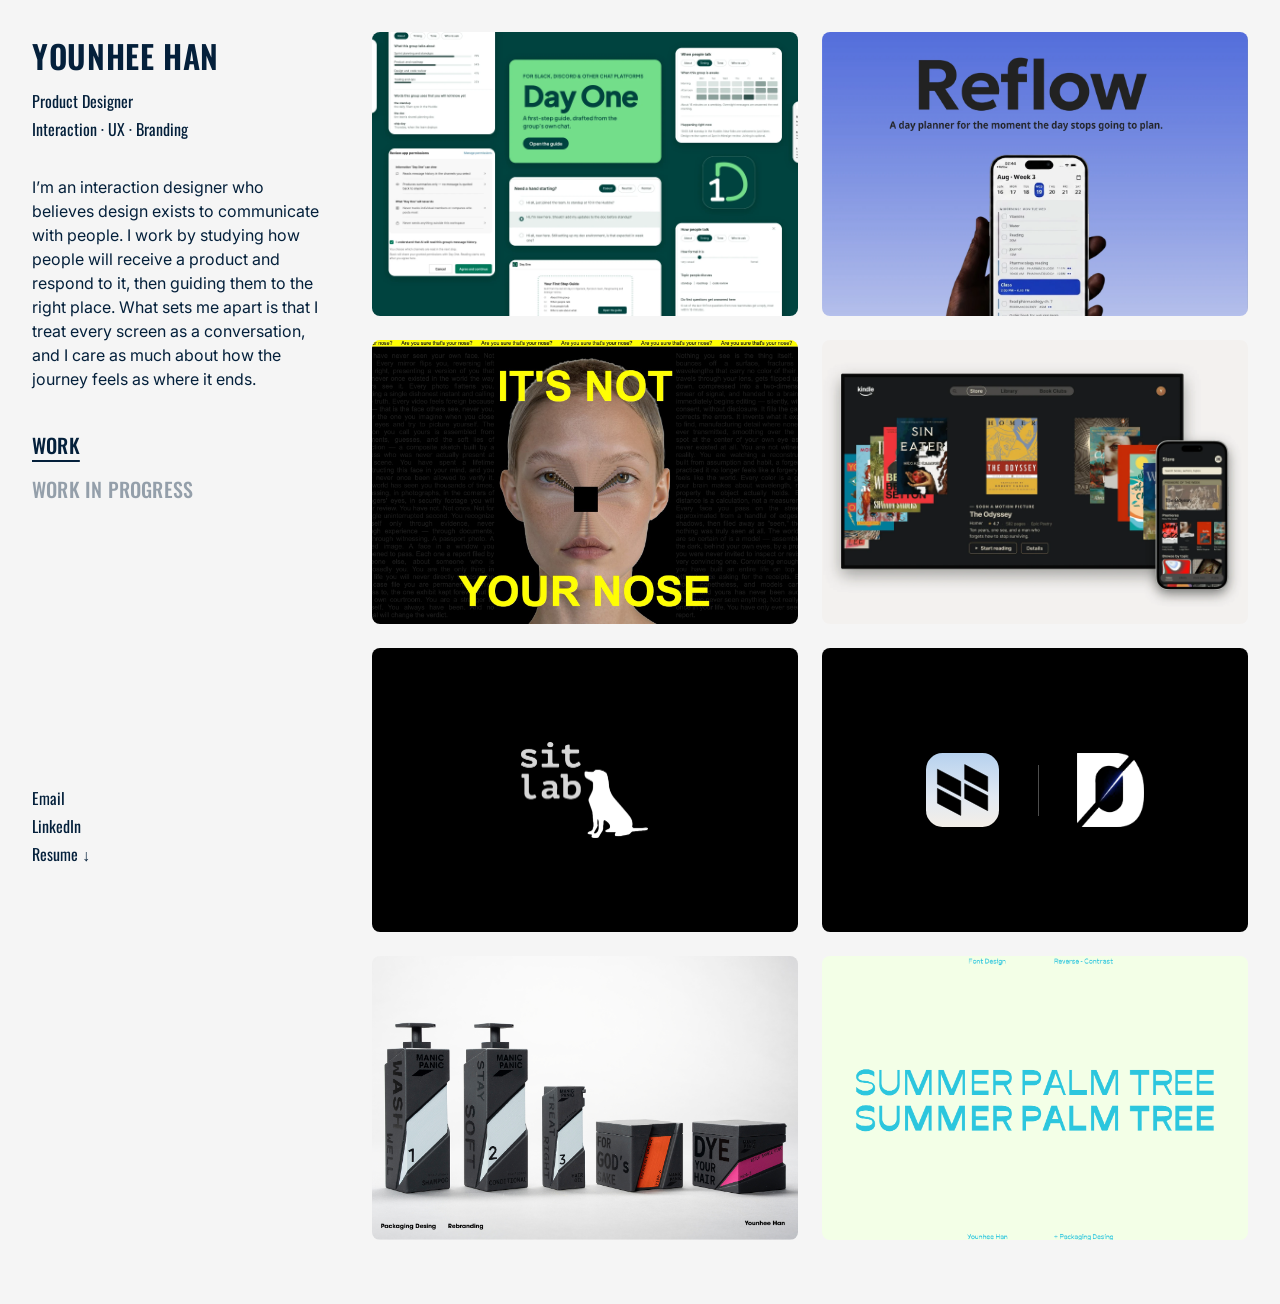
<file: index.html>
<!DOCTYPE html>
<html lang="en">
<head>
	<meta charset="utf-8">
	<meta content="initial-scale=1.0,width=device-width" name="viewport">

	<title>Younhee Han — Product Designer</title>

    <link rel="preconnect" href="https://fonts.googleapis.com">
<link rel="preconnect" href="https://fonts.gstatic.com" crossorigin>
<link href="https://fonts.googleapis.com/css2?family=Inter:ital,opsz,wght@0,14..32,100..900;1,14..32,100..900&family=Oswald:wght@200..700&display=swap" rel="stylesheet">
<link href="css/tokens.css?v=1" rel="stylesheet" type="text/css">
    <link href="css/reset.css" rel="stylesheet" type="text/css">
	<link href="css/styles.css?v=23" rel="stylesheet" type="text/css">

<link href="css/reveal.css?v=1" rel="stylesheet" type="text/css">
</head>

<body>

<div class="page_layout">

    <aside class="about">
        <div class="about_top">
            <div class="name">Younhee Han</div>
            <div class="role">
                <div class="role_detail">Product Designer</div>
                <div class="role_detail">Interaction · UX · Branding</div>
            </div>

            <p class="intro">I&rsquo;m an interaction designer who believes design exists to communicate with people. I work by studying how people will receive a product and respond to it, then guiding them to the right place. What sets me apart is that I treat every screen as a conversation, and I care as much about how the journey feels as where it ends.</p>
            <nav class="site_nav" aria-label="Projects">
                <ul>
                <li><a class="site_nav_item" href="index.html" aria-current="page">Work</a></li>
                <li><a class="site_nav_item" href="wip.html">Work in progress</a></li>
                </ul>
            </nav>

        </div>

        <ul class="contact">
            <li><a class="contact_item" href="mailto:yhan11@inside.artcenter.edu">Email</a></li>
            <li><a class="contact_item" href="https://www.linkedin.com/in/younhee-han-1907663b5/" target="_blank" rel="noopener">LinkedIn</a></li>
            <li><a class="contact_item" href="assets/YounheeHan_Resume.pdf" download="YounheeHan_Resume.pdf">Resume ↓</a></li>
        </ul>

        <!-- Hidden for now; restore if needed:
        <div class="extras">
            <a class="extras_item" href="http://colorpalette.younheehan.com/index.html">Color Palette</a>
        </div>
        -->
    </aside>

    <main class="project_grid">

        <a class="card" href="dayone.html">
            <span class="card_thumb"><img src="assets/images/dayone/thumb.webp?v=3" alt="Day One: plugin panels, first-message drafts and the app icon tiled on Day One green"></span>
            <span class="card_meta">
                <span class="card_title">Day One</span>
                <span class="card_summary">A private guide that helps newcomers read a group's unspoken rules and write their first message.</span>
                <span class="card_tag">Research · UX · UI · Prototyping · Team capstone</span>
            </span>
        </a>

        <a class="card" href="reflow.html">
            <span class="card_thumb"><img src="assets/images/reflow/cs-cover.webp" alt="Reflow cover: the week view on an iPhone"></span>
            <span class="card_meta">
                <span class="card_heading">
                    <span class="card_title">Reflow</span>
                    <span class="card_badge">On the App Store</span>
                </span>
                <span class="card_summary">A day planner that rebuilds the rest of your day in one tap when a task runs long.</span>
                <span class="card_tag">Design &amp; Development · Solo</span>
            </span>
        </a>

        <a class="card" href="nose.html">
            <span class="card_thumb"><img src="assets/images/nose/thumb.jpg" alt="It's Not Your Nose: a face with the nose replaced by a black square under yellow type"></span>
            <span class="card_meta">
                <span class="card_title">It's Not Your Nose</span>
                <span class="card_summary">A website that asks whether you have ever really seen your own face. Shown at ArtCenter.</span>
                <span class="card_tag">Web · Interaction</span>
            </span>
        </a>

        <a class="card" href="kindle.html">
            <span class="card_thumb"><img src="assets/images/kindle/thumb.webp?v=2" alt="Kindle TV cover: the discovery home on a television with the phone app overlapping its corner"></span>
            <span class="card_meta">
                <span class="card_title">Kindle TV</span>
                <span class="card_summary">Moves image-heavy books to the TV, with the phone as a loupe for exploring the picture.</span>
                <span class="card_tag">Research · UX · UI · Prototyping</span>
            </span>
        </a>

        <div class="card card--static" tabindex="0">
            <span class="card_thumb card_thumb--logo">
                <img class="card_logo card_logo--solo" src="assets/images/logos/situationlab.webp" alt="Situation Lab logo: the words sit lab beside a seated dog">
            </span>
            <span class="card_meta">
                <span class="card_title">Situation Lab</span>
                <span class="card_summary">An archive website for a school research lab.</span>
                <span class="card_tag">Web Design · Client Work</span>
            </span>
        </div>

        <div class="card card--static" tabindex="0">
            <span class="card_thumb card_thumb--logo">
                <img class="card_logo" src="assets/images/logos/nuan.svg" alt="Nuan app icon">
                <span class="card_logo_rule" aria-hidden="true"></span>
                <img class="card_logo" src="assets/images/logos/day0labs.webp" alt="Day0 Labs logo">
            </span>
            <span class="card_meta">
                <span class="card_heading">
                    <span class="card_title">Nuan by Day0 Labs</span>
                    <span class="card_badge">Current</span>
                </span>
                <span class="card_summary">Internship on Nuan, a product from Day0 Labs.</span>
                <span class="card_tag">Product Intern · UI/UX Design</span>
            </span>
        </div>

        <a class="card" href="manicpanic.html">
            <span class="card_thumb"><img src="assets/images/thumb/mpthumb.jpg" alt="Manic Panic cover: the black product line"></span>
            <span class="card_meta">
                <span class="card_title">Manic Panic</span>
                <span class="card_summary">A rebrand built on punk's values rather than its look, in a restrained black-on-black palette.</span>
                <span class="card_tag">Branding · Packaging</span>
            </span>
        </a>

        <a class="card" href="summerpalmtree.html">
            <span class="card_thumb"><img src="assets/images/thumb/SPTthumb.jpg" alt="Summer Palm Tree cover: the typeface set in cyan"></span>
            <span class="card_meta">
                <span class="card_title">Summer Palm Tree</span>
                <span class="card_summary">A reverse-stress typeface that carries the mood of a tropical getaway in its letterforms.</span>
                <span class="card_tag">Type Design</span>
            </span>
        </a>

    </main>
</div>

<script src="js/reveal.js?v=6" defer></script>
</body>
</html>
</file>
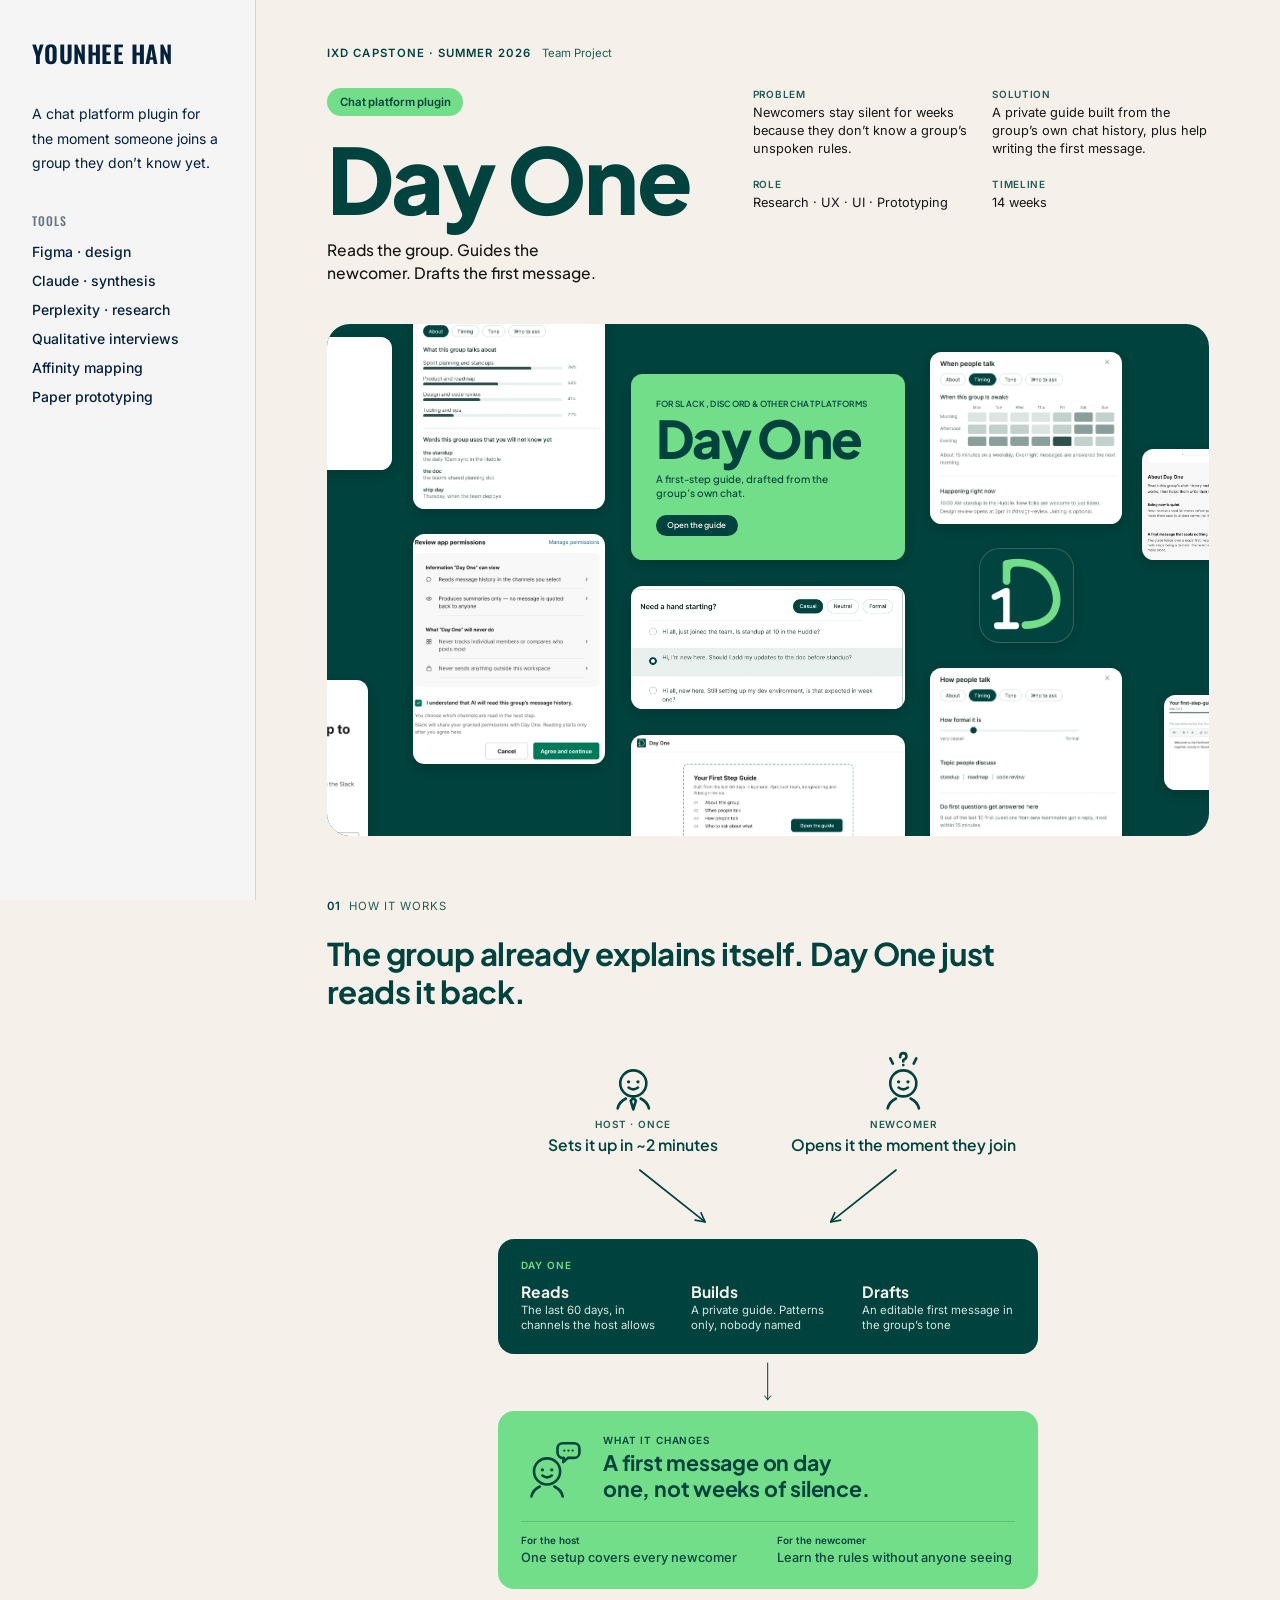
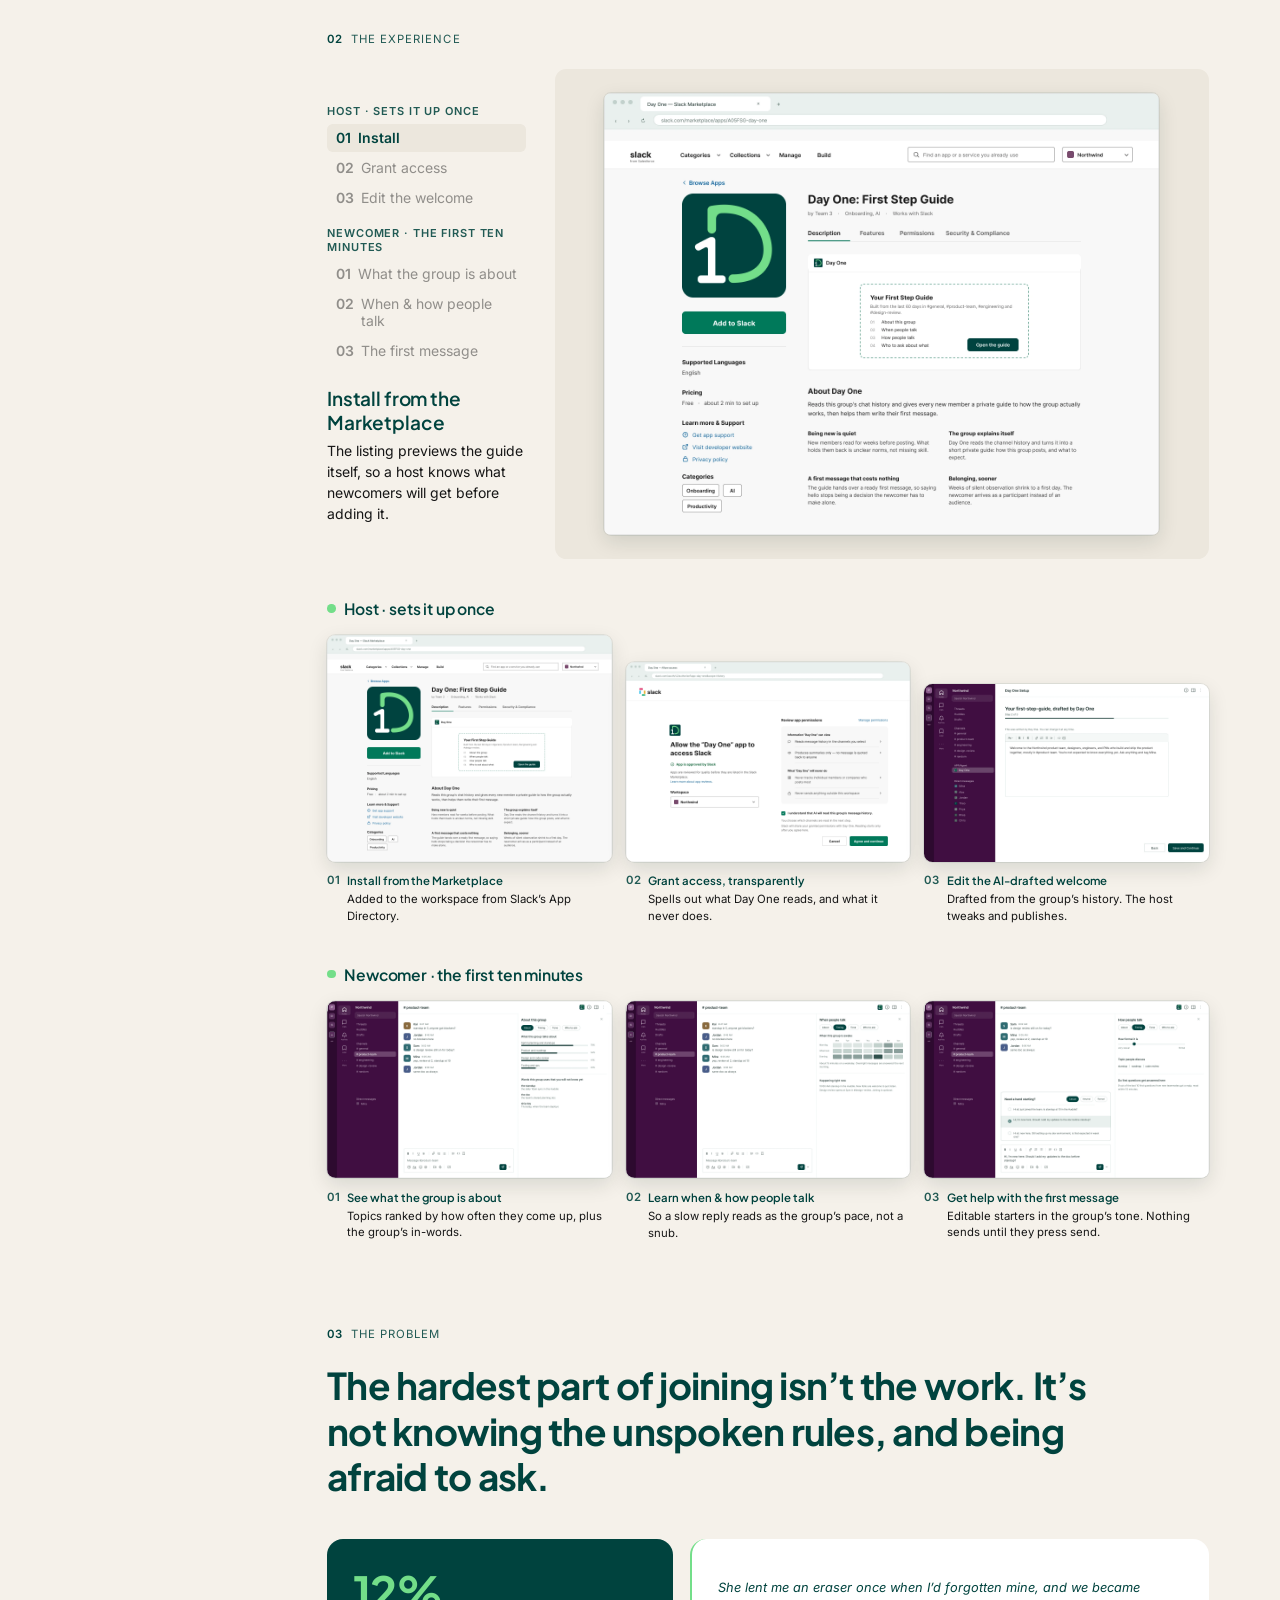
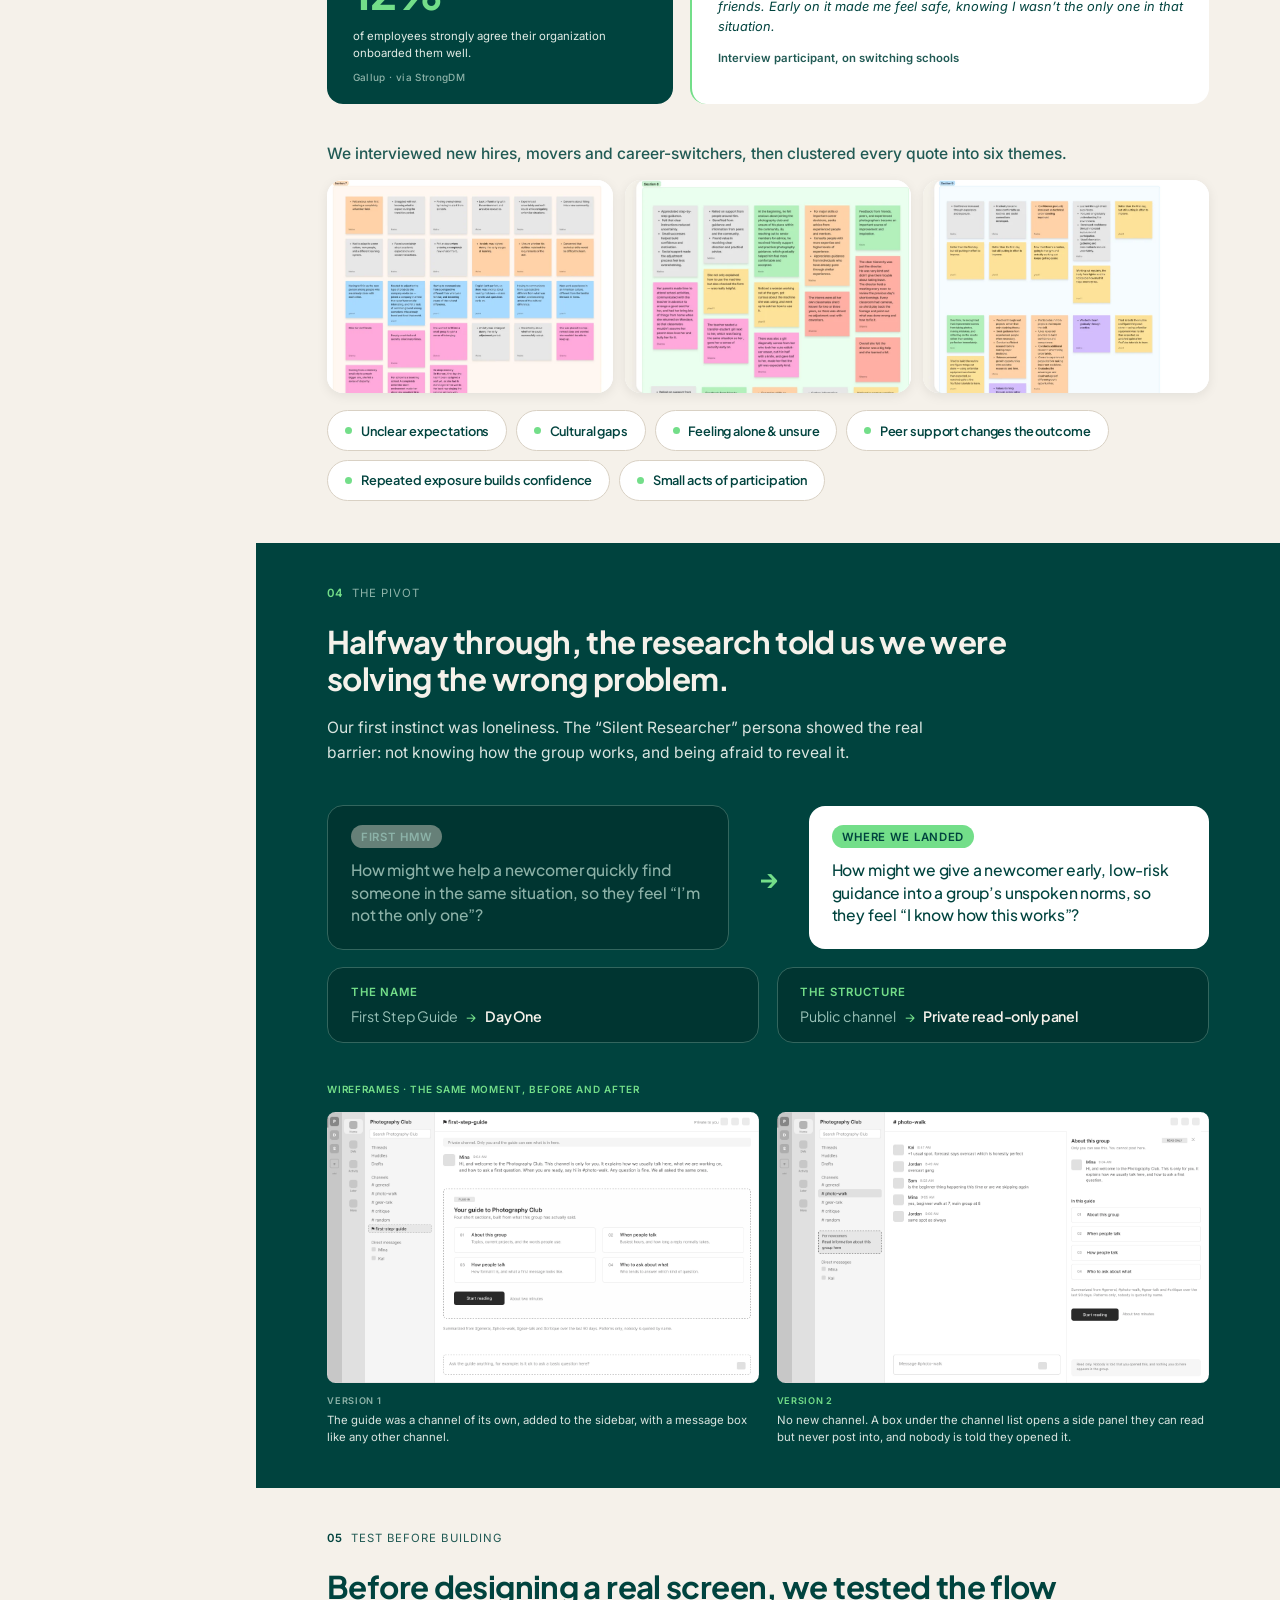
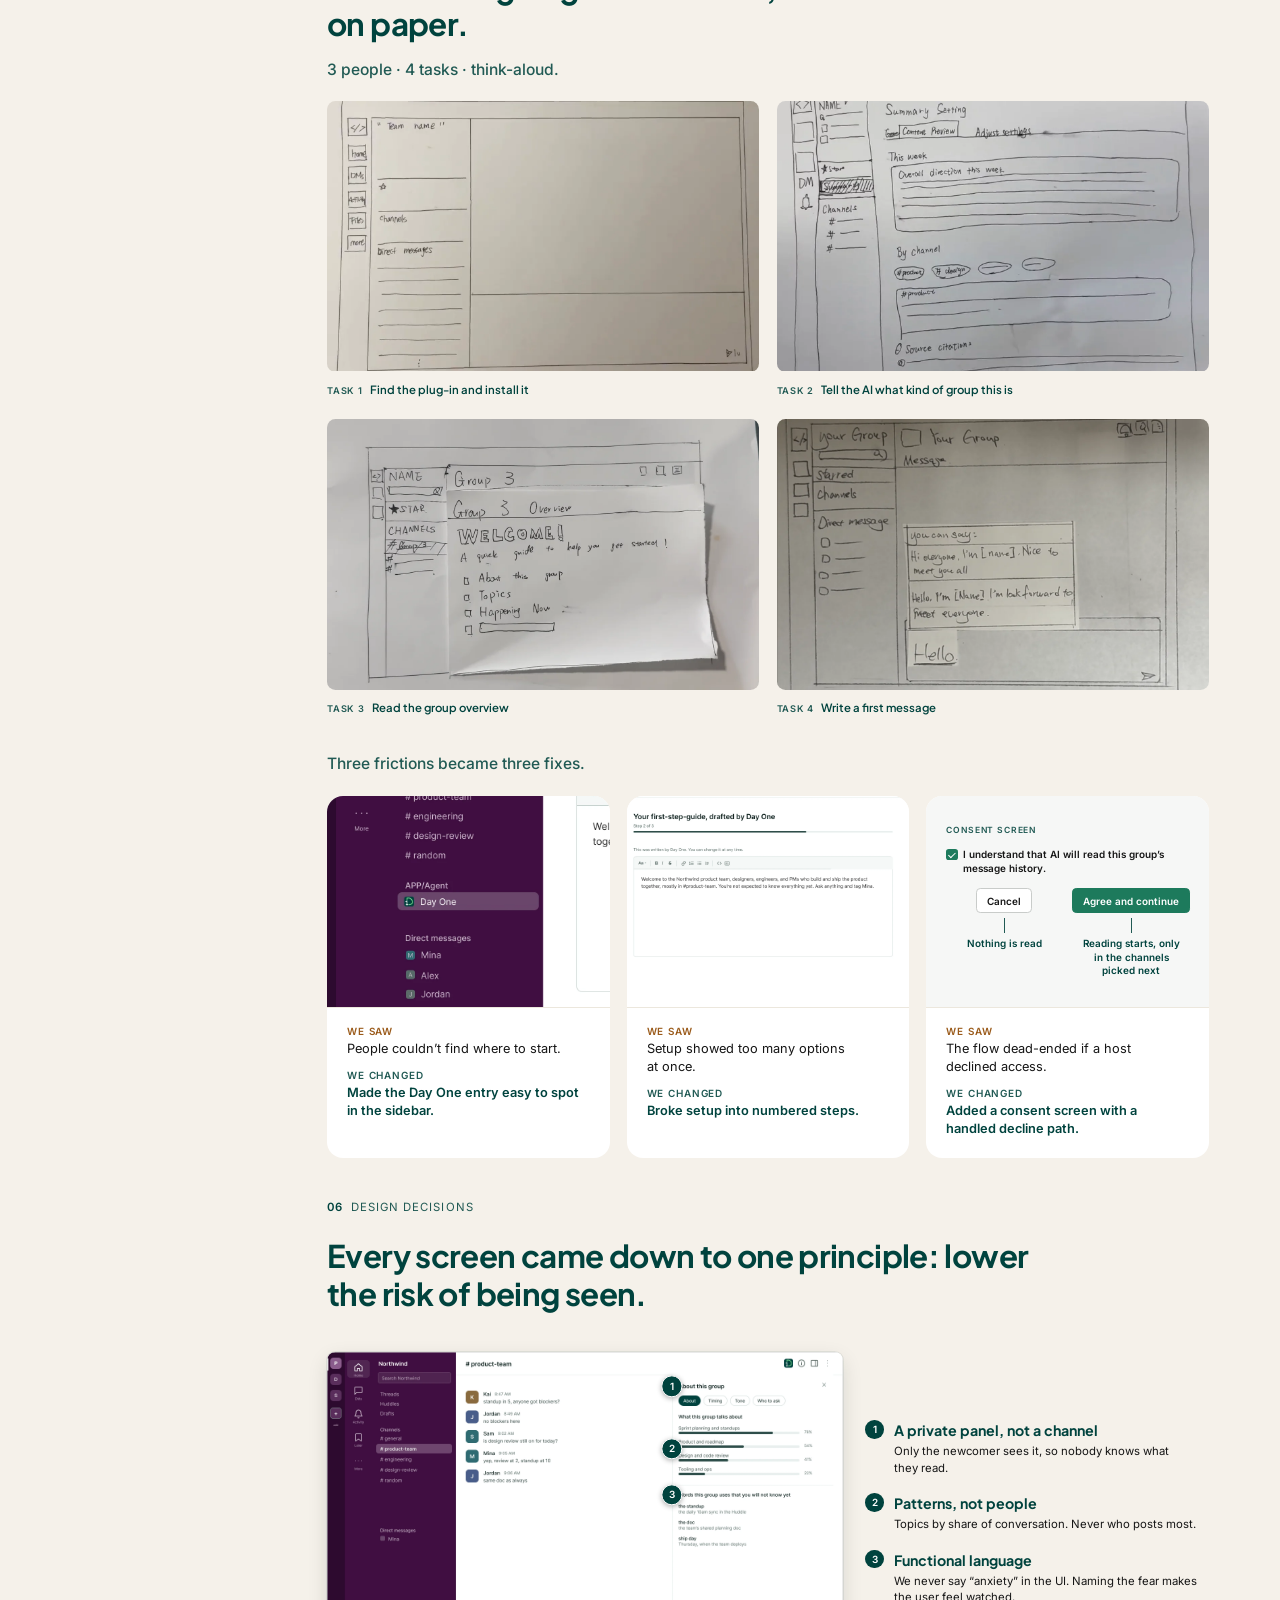
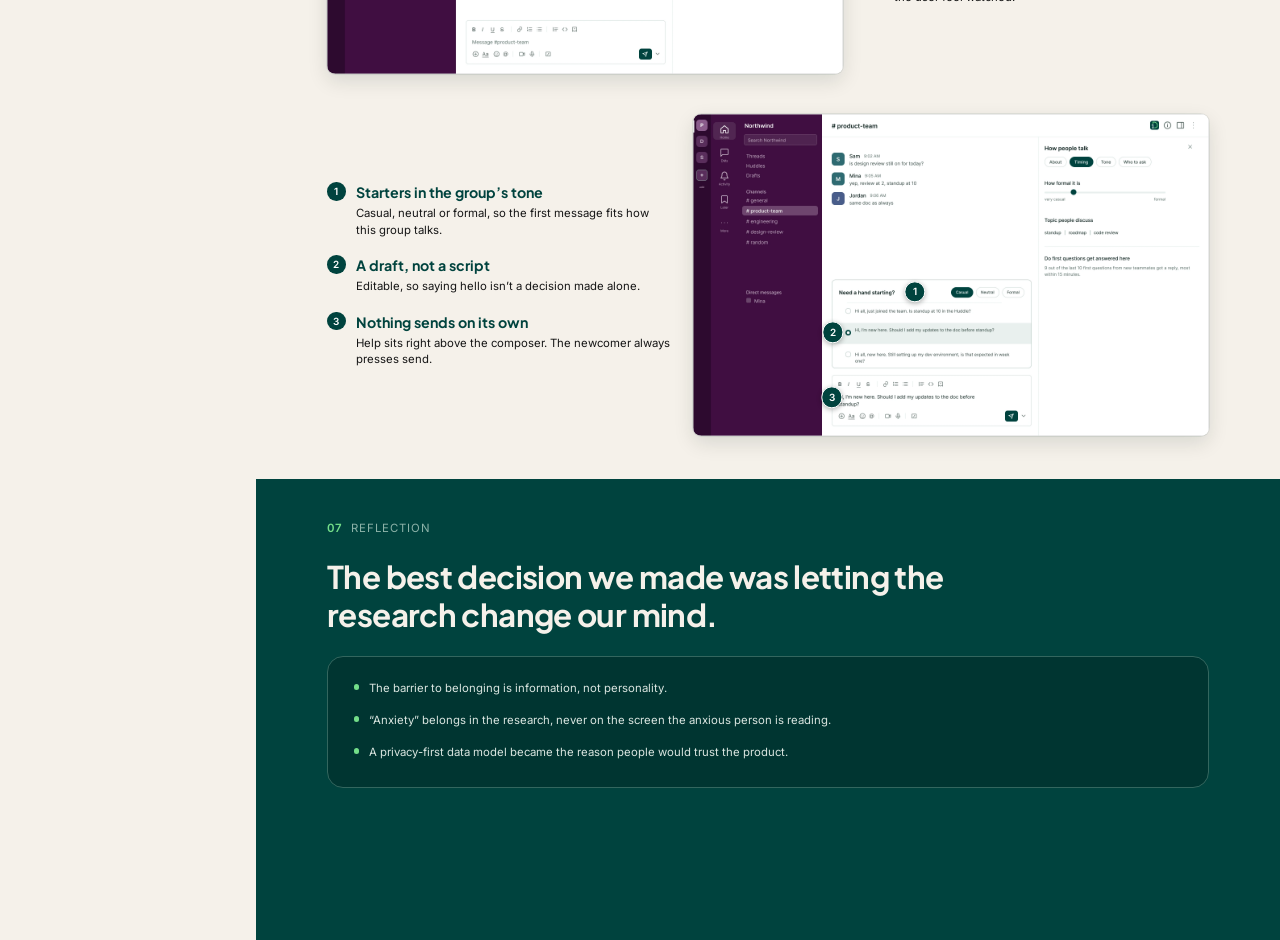
<file: dayone.html>
<!DOCTYPE html>
<html lang="en">
<head>
<meta charset="utf-8"/>
<meta content="width=device-width, initial-scale=1.0" name="viewport"/>
<title>Day One — Younhee Han</title>

<link rel="preconnect" href="https://fonts.googleapis.com">
<link rel="preconnect" href="https://fonts.gstatic.com" crossorigin>
<link href="https://fonts.googleapis.com/css2?family=Inter:ital,wght@0,400;0,500;0,600;1,400&family=Plus+Jakarta+Sans:wght@400;500;600;700;800&display=swap" rel="stylesheet">
<link href="css/tokens.css?v=1" rel="stylesheet" type="text/css">
<link href="css/reset.css" rel="stylesheet" type="text/css">
<link href="css/dayone.css?v=52" rel="stylesheet" type="text/css">
<link href="https://fonts.googleapis.com/css2?family=Inter:wght@400;500;600&family=Oswald:wght@400;500;600&display=swap" rel="stylesheet">
<link href="css/shell.css?v=3" rel="stylesheet" type="text/css">
<link href="css/reveal.css?v=1" rel="stylesheet" type="text/css">
</head>

<body>

<div class="shell-sidebar">
<a class="shell-name" href="index.html">Younhee Han</a>
<p class="shell-description">A chat platform plugin for the moment someone joins a group they don&rsquo;t know yet.</p>
<div class="shell-meta">
<p class="shell-label">Tools</p>
<ul class="shell-tools">
    <li>Figma &middot; design</li>
    <li>Claude &middot; synthesis</li>
    <li>Perplexity &middot; research</li>
    <li>Qualitative interviews</li>
    <li>Affinity mapping</li>
    <li>Paper prototyping</li>
</ul>
</div>
</div>

<!-- The case study is a fixed 1440-wide artboard, reproduced from the Figma
     frame "Day One — Case Study (Spotlight ver.)". Every measurement is the
     Figma value scaled by --u, one design pixel, so the page fills the column
     beside the sidebar without being flattened into images. -->
<div class="do-viewport shell-main">
<div class="do-stage">

<!-- ============ 00 · Hero ============ -->
<section class="do-sec do-sec--cream do-hero">
  <p class="do-meta-bar"><b>IXD CAPSTONE &middot; SUMMER 2026</b><span>Team Project</span></p>
  <div class="do-hero-top">
    <div>
      <span class="do-hero-badge">Chat platform plugin</span>
      <h1 class="do-h1">Day One</h1>
      <p class="do-tagline">Reads the group. Guides the newcomer. Drafts the first message.</p>
    </div>
    <dl class="do-hero-facts">
      <div><dt>PROBLEM</dt><dd>Newcomers stay silent for weeks because they don&rsquo;t know a group&rsquo;s unspoken rules.</dd></div>
      <div><dt>SOLUTION</dt><dd>A private guide built from the group&rsquo;s own chat history, plus help writing the first message.</dd></div>
      <div><dt>ROLE</dt><dd>Research &middot; UX &middot; UI &middot; Prototyping</dd></div>
      <div><dt>TIMELINE</dt><dd>14 weeks</dd></div>
    </dl>
  </div>
  <div class="do-hero-stage">
    <div class="do-tiles" role="img"
         aria-label="Pieces of the Day One plugin laid out as tiles on Day One green: the app icon, the About and Timing panels, the first-message drafts, the consent screen and the first-step guide">
      <div class="do-tiles-canvas">
        <img class="do-tile do-tile--e1" src="assets/images/dayone/tiles/chat.webp" width="1050" height="730" alt="">
        <img class="do-tile do-tile--e3" src="assets/images/dayone/tiles/allow.webp" width="870" height="800" alt="">
        <img class="do-tile do-tile--e7" src="assets/images/dayone/tiles/mabout.webp" width="1350" height="780" alt="">
        <img class="do-tile do-tile--e8" src="assets/images/dayone/tiles/setup.webp" width="1720" height="850" alt="">
        <img class="do-tile do-tile--about" src="assets/images/dayone/tiles/about.webp" width="830" height="890" alt="">
        <img class="do-tile do-tile--consent" src="assets/images/dayone/tiles/consent.webp" width="1000" height="1200" alt="">
        <div class="do-tile do-tile--mint">
          <p class="do-tile-eyebrow">For Slack, Discord &amp; other chat platforms</p>
          <p class="do-tile-word">Day One</p>
          <p class="do-tile-sub">A first-step guide, drafted from the group&rsquo;s own chat.</p>
          <span class="do-tile-btn">Open the guide</span>
        </div>
        <img class="do-tile do-tile--starter" src="assets/images/dayone/tiles/starter.webp" width="998" height="450" alt="">
        <img class="do-tile do-tile--guide" src="assets/images/dayone/tiles/guide.webp" width="1258" height="528" alt="">
        <img class="do-tile do-tile--timing" src="assets/images/dayone/tiles/timing.webp" width="830" height="740" alt="">
        <img class="do-tile do-tile--logo" src="assets/images/dayone/tiles/logo.webp" width="480" height="480" alt="">
        <img class="do-tile do-tile--talk" src="assets/images/dayone/tiles/talk.webp" width="830" height="780" alt="">
      </div>
    </div>
  </div>
</section>

<!-- ============ 01 · How it works: two people, one system, one result ============ -->
<section class="do-sec do-sec--cream do-sec--afterhero">
  <p class="do-eyebrow"><b>01</b><span>HOW IT WORKS</span></p>
  <div class="do-s32"></div>
  <h2 class="do-h2">The group already explains itself. Day One just reads it back.</h2>
  <div class="do-s56"></div>
  <div class="do-sys">
    <div class="do-sys-people">
      <div class="do-sys-person">
        <svg class="do-person do-person--host" viewBox="0 0 120 120" role="img" aria-label="Host"><circle cx="60" cy="64" r="25"/><circle cx="51" cy="61" r="3.2" class="f"/><circle cx="69" cy="61" r="3.2" class="f"/><path d="M51 72q9 7 18 0"/><path d="M30 112q3-13 16-19"/><path d="M90 112q-3-13-16-19"/><path d="M60 92l-5 5 5 17 5-17z"/></svg>
        <p class="do-node-label">HOST &middot; ONCE</p>
        <p class="do-node-title">Sets it up in ~2 minutes</p>
      </div>
      <div class="do-sys-person">
        <svg class="do-person do-person--newcomer" viewBox="0 0 120 120" role="img" aria-label="Newcomer, unsure"><circle cx="60" cy="64" r="25"/><circle cx="51" cy="61" r="3.2" class="f"/><circle cx="69" cy="61" r="3.2" class="f"/><path d="M51 72q9 7 18 0"/><path d="M30 112q3-13 16-19"/><path d="M90 112q-3-13-16-19"/><path d="M35 16l5 10"/><path d="M85 16l-5 10"/><path d="M54 14q0-8 6-8t6 6q0 5-6 7v3"/><circle cx="60" cy="29" r="2.6" class="f"/></svg>
        <p class="do-node-label">NEWCOMER</p>
        <p class="do-node-title">Opens it the moment they join</p>
      </div>
    </div>
    <div class="do-sys-in">
      <div class="do-sys-arrow do-sys-arrow--left" aria-hidden="true"><svg class="do-sys-diag" viewBox="0 0 100 80" aria-hidden="true"><path d="M8 6L86 68"/><path d="M81.2 57L86 68 74.2 65.8"/></svg></div>
      <div class="do-sys-arrow do-sys-arrow--right" aria-hidden="true"><svg class="do-sys-diag" viewBox="0 0 100 80" aria-hidden="true"><path d="M8 6L86 68"/><path d="M81.2 57L86 68 74.2 65.8"/></svg></div>
    </div>
    <article class="do-node do-node--core">
      <p class="do-node-label">DAY ONE</p>
      <ol class="do-core-steps">
        <li><b>Reads</b><span>The last 60 days, in channels the host allows</span></li>
        <li><b>Builds</b><span>A private guide. Patterns only, nobody named</span></li>
        <li><b>Drafts</b><span>An editable first message in the group&rsquo;s tone</span></li>
      </ol>
    </article>
    <div class="do-sys-down">
      <svg class="do-sys-drop" viewBox="0 0 16 80" aria-hidden="true"><path d="M8 0V74"/><path d="M2 66l6 8 6-8"/></svg>
    </div>
    <article class="do-result">
      <div class="do-result-icon"><svg class="do-person do-person--talk" viewBox="0 0 120 120" role="img" aria-label="Newcomer, speaking up"><circle cx="50" cy="66" r="25"/><circle cx="41" cy="63" r="3.2" class="f"/><circle cx="59" cy="63" r="3.2" class="f"/><path d="M41 74q9 7 18 0"/><path d="M20 114q3-13 16-19"/><path d="M80 114q-3-13-16-19"/><path d="M80 12h22a10 10 0 0 1 10 10v8a10 10 0 0 1-10 10H90l-9 8 1-8a10 10 0 0 1-12-10v-8a10 10 0 0 1 10-10z"/><circle cx="83" cy="26" r="2.2" class="f"/><circle cx="91" cy="26" r="2.2" class="f"/><circle cx="99" cy="26" r="2.2" class="f"/></svg></div>
      <p class="do-node-label">WHAT IT CHANGES</p>
      <p class="do-result-title">A first message on day one, not weeks of silence.</p>
      <dl>
        <div><dt>For the host</dt><dd>One setup covers every newcomer</dd></div>
        <div><dt>For the newcomer</dt><dd>Learn the rules without anyone seeing</dd></div>
      </dl>
    </article>
  </div>
</section>

<!-- ============ 02 · The experience ============ -->
<section class="do-sec do-sec--cream do-sec--flush">
  <p class="do-eyebrow"><b>02</b><span>THE EXPERIENCE</span></p>
  <div class="do-s32"></div>

  <!-- Screen tour: a looping slideshow. Each screen appears whole; on the
       newcomer screens the camera then zooms in on the part that matters.
       Built by the script at the end of the page; data-crops lists the
       zoom targets as x y w h fractions of the image, separated by ";". -->
  <div class="do-tour" aria-label="A guided walk through the six screens">
    <div class="do-tour-pin">
      <div class="do-tour-side">
        <ol class="do-tour-list">
          <li class="do-tour-group">Host &middot; sets it up once</li>
          <li><button type="button" data-step="0"><b>01</b>Install</button></li>
          <li><button type="button" data-step="1"><b>02</b>Grant access</button></li>
          <li><button type="button" data-step="2"><b>03</b>Edit the welcome</button></li>
          <li class="do-tour-group">Newcomer &middot; the first ten minutes</li>
          <li><button type="button" data-step="3"><b>01</b>What the group is about</button></li>
          <li><button type="button" data-step="4"><b>02</b>When &amp; how people talk</button></li>
          <li><button type="button" data-step="5"><b>03</b>The first message</button></li>
        </ol>
        <div class="do-tour-captions">
          <p class="do-tour-cap"><strong>Install from the Marketplace</strong><span>The listing previews the guide itself, so a host knows what newcomers will get before adding it.</span></p>
          <p class="do-tour-cap"><strong>Grant access, transparently</strong><span>What Day One can view, and what it will never do, sit side by side before anything is read.</span></p>
          <p class="do-tour-cap"><strong>Edit the AI-drafted welcome</strong><span>Drafted from the group&rsquo;s history. The host tweaks and publishes.</span></p>
          <p class="do-tour-cap"><strong>See what the group is about</strong><span>Topics ranked by how often they come up, plus the group&rsquo;s in-words.</span></p>
          <p class="do-tour-cap"><strong>Learn when people talk</strong><span>So a slow reply reads as the group&rsquo;s pace, not a snub.</span></p>
          <p class="do-tour-cap"><strong>Get help with the first message</strong><span>Editable starters in the group&rsquo;s tone. Nothing sends until they press send.</span></p>
        </div>
      </div>
      <div class="do-tour-frame">
        <img src="assets/images/dayone/hf-market.webp" width="2560" height="2040" alt="" loading="lazy">
        <img src="assets/images/dayone/hf-consent.webp" width="2560" height="1800" alt="" loading="lazy">
        <img src="assets/images/dayone/hf-setup.webp" width="2560" height="1600" alt="" loading="lazy">
        <img data-crops=".655 0 .345 .69" src="assets/images/dayone/hf-about.webp" width="2560" height="1600" alt="" loading="lazy">
        <img data-crops=".655 0 .345 .64" src="assets/images/dayone/hf-timing.webp" width="2560" height="1600" alt="" loading="lazy">
        <img data-crops=".262 .5 .41 .3; .655 0 .345 .57" src="assets/images/dayone/hf-starter.webp" width="2560" height="1600" alt="" loading="lazy">
      </div>
    </div>
  </div>

  <div class="do-s56"></div>
  <p class="do-flow-head"><i class="do-dot"></i>Host &middot; sets it up once</p>
  <div class="do-s24"></div>
  <div class="do-steps do-steps--baseline">
    <figure class="do-step">
      <img src="assets/images/dayone/hf-market.webp" width="2560" height="2040" alt="The Day One listing in Slack's App Directory">
      <figcaption><b>01</b><span><strong>Install from the Marketplace</strong><em>Added to the workspace from Slack&rsquo;s App Directory.</em></span></figcaption>
    </figure>
    <figure class="do-step">
      <img src="assets/images/dayone/hf-consent.webp" width="2560" height="1800" alt="A consent screen listing exactly what Day One reads">
      <figcaption><b>02</b><span><strong>Grant access, transparently</strong><em>Spells out what Day One reads, and what it never does.</em></span></figcaption>
    </figure>
    <figure class="do-step">
      <img src="assets/images/dayone/hf-setup.webp" width="2560" height="1600" alt="The host editing an AI-drafted welcome message">
      <figcaption><b>03</b><span><strong>Edit the AI-drafted welcome</strong><em>Drafted from the group&rsquo;s history. The host tweaks and publishes.</em></span></figcaption>
    </figure>
  </div>
  <div class="do-s56"></div>
  <p class="do-flow-head"><i class="do-dot"></i>Newcomer &middot; the first ten minutes</p>
  <div class="do-s24"></div>
  <div class="do-steps do-steps--top">
    <figure class="do-step">
      <div class="do-screen">
        <img src="assets/images/dayone/hf-about.webp" width="2560" height="1600" alt="The guide panel ranking what the group talks about">
      </div>
      <figcaption><b>01</b><span><strong>See what the group is about</strong><em>Topics ranked by how often they come up, plus the group&rsquo;s in-words.</em></span></figcaption>
    </figure>
    <figure class="do-step">
      <div class="do-screen">
        <img src="assets/images/dayone/hf-timing.webp" width="2560" height="1600" alt="The guide panel showing when the group is active and typical reply time">
      </div>
      <figcaption><b>02</b><span><strong>Learn when &amp; how people talk</strong><em>So a slow reply reads as the group&rsquo;s pace, not a snub.</em></span></figcaption>
    </figure>
    <figure class="do-step">
      <div class="do-screen">
        <img src="assets/images/dayone/hf-starter.webp" width="2560" height="1600" alt="Editable message starters sitting directly above the Slack composer">
      </div>
      <figcaption><b>03</b><span><strong>Get help with the first message</strong><em>Editable starters in the group&rsquo;s tone. Nothing sends until they press send.</em></span></figcaption>
    </figure>
  </div>
</section>

<!-- ============ 03 · The problem, and the research behind it ============ -->
<section class="do-sec do-sec--cream">
  <p class="do-eyebrow"><b>03</b><span>THE PROBLEM</span></p>
  <div class="do-s32"></div>
  <h2 class="do-h2 do-h2--lead">The hardest part of joining isn&rsquo;t the work. It&rsquo;s not knowing the unspoken rules, and being afraid to ask.</h2>
  <div class="do-s56"></div>
  <div class="do-evidence">
    <div class="do-card do-card--stat">
      <p class="do-stat-figure">12%</p>
      <p class="do-stat-body">of employees strongly agree their organization onboarded them well.</p>
      <p class="do-stat-source">Gallup &middot; via StrongDM</p>
    </div>
    <blockquote class="do-quote">
      <p>She lent me an eraser once when I&rsquo;d forgotten mine, and we became friends. Early on it made me feel safe, knowing I wasn&rsquo;t the only one in that situation.</p>
      <footer>Interview participant, on switching schools</footer>
    </blockquote>
  </div>
  <div class="do-s56"></div>
  <p class="do-kicker">We interviewed new hires, movers and career-switchers, then clustered every quote into six themes.</p>
  <div class="do-s24"></div>
  <div class="do-boards">
    <div class="do-board"><img src="assets/images/dayone/affinity-1.webp" width="838" height="600" alt="Affinity board: interview quotes clustered into coloured theme columns"></div>
    <div class="do-board"><img src="assets/images/dayone/affinity-2.webp" width="870" height="600" alt="Affinity board: a second cluster of quotes grouped by theme"></div>
    <div class="do-board"><img src="assets/images/dayone/affinity-3.webp" width="838" height="600" alt="Affinity board: a third cluster of quotes grouped by theme"></div>
  </div>
  <div class="do-s24"></div>
  <div class="do-themes">
    <span class="do-theme"><i class="do-dot"></i>Unclear expectations</span>
    <span class="do-theme"><i class="do-dot"></i>Cultural gaps</span>
    <span class="do-theme"><i class="do-dot"></i>Feeling alone &amp; unsure</span>
    <span class="do-theme"><i class="do-dot"></i>Peer support changes the outcome</span>
    <span class="do-theme"><i class="do-dot"></i>Repeated exposure builds confidence</span>
    <span class="do-theme"><i class="do-dot"></i>Small acts of participation</span>
  </div>
</section>

<!-- ============ 04 · The pivot ============ -->
<section class="do-sec do-sec--green">
  <p class="do-eyebrow"><b>04</b><span>THE PIVOT</span></p>
  <div class="do-s32"></div>
  <h2 class="do-h2">Halfway through, the research told us we were solving the wrong problem.</h2>
  <div class="do-s24"></div>
  <p class="do-lead">Our first instinct was loneliness. The &ldquo;Silent Researcher&rdquo; persona showed the real barrier: not knowing how the group works, and being afraid to reveal it.</p>
  <div class="do-s56"></div>
  <div class="do-hmw">
    <div class="do-card do-card--dark">
      <span class="do-badge do-badge--muted">FIRST HMW</span>
      <p class="do-hmw-text">How might we help a newcomer quickly find someone in the same situation, so they feel &ldquo;I&rsquo;m not the only one&rdquo;?</p>
    </div>
    <div class="do-arrow" aria-hidden="true">&rarr;</div>
    <div class="do-card">
      <span class="do-badge">WHERE WE LANDED</span>
      <p class="do-hmw-text">How might we give a newcomer early, low-risk guidance into a group&rsquo;s unspoken norms, so they feel &ldquo;I know how this works&rdquo;?</p>
    </div>
  </div>
  <div class="do-s24"></div>
  <div class="do-cols2">
    <div class="do-card do-card--dark do-card--change">
      <p class="do-card-label">THE NAME</p>
      <p class="do-change"><span class="do-was">First Step Guide</span><span class="do-to" aria-hidden="true">&rarr;</span><span class="do-now">Day One</span></p>
    </div>
    <div class="do-card do-card--dark do-card--change">
      <p class="do-card-label">THE STRUCTURE</p>
      <p class="do-change"><span class="do-was">Public channel</span><span class="do-to" aria-hidden="true">&rarr;</span><span class="do-now">Private read-only panel</span></p>
    </div>
  </div>
  <div class="do-s56"></div>
  <p class="do-wf-label">WIREFRAMES &middot; THE SAME MOMENT, BEFORE AND AFTER</p>
  <div class="do-s24"></div>
  <div class="do-wf">
    <figure class="do-wf-item">
      <img src="assets/images/dayone/wf-v1.webp" width="2560" height="1600" loading="lazy"
           alt="Version 1 wireframe: the guide lives in its own channel in the sidebar, with a message box at the bottom">
      <figcaption><b>VERSION 1</b><span>The guide was a channel of its own, added to the sidebar, with a message box like any other channel.</span></figcaption>
    </figure>
    <figure class="do-wf-item">
      <img src="assets/images/dayone/wf-v2.webp" width="2560" height="1600" loading="lazy"
           alt="Version 2 wireframe: a small box under the channel list opens a read-only side panel next to the group's channel">
      <figcaption><b>VERSION 2</b><span>No new channel. A box under the channel list opens a side panel they can read but never post into, and nobody is told they opened it.</span></figcaption>
    </figure>
  </div>
</section>

<!-- ============ 05 · Test, then fix ============ -->
<section class="do-sec do-sec--cream">
  <p class="do-eyebrow"><b>05</b><span>TEST BEFORE BUILDING</span></p>
  <div class="do-s32"></div>
  <h2 class="do-h2">Before designing a real screen, we tested the flow on paper.</h2>
  <div class="do-s24"></div>
  <p class="do-kicker">3 people &middot; 4 tasks &middot; think-aloud.</p>
  <div class="do-s32"></div>
  <div class="do-tasks">
    <figure class="do-task">
      <div class="do-task-media">
        <video src="assets/images/dayone/paper/task1-install.mp4?v=2" poster="assets/images/dayone/paper/task1-install.webp?v=2" width="1280" height="800" muted loop playsinline preload="metadata" aria-label="Paper prototype test: a hand taps through More, Apps and Download to install the plug-in, then reads the welcome screen and ticks the chat-history consent box"></video>
      </div>
      <figcaption><b>TASK 1</b><span>Find the plug-in and install it</span></figcaption>
    </figure>
    <figure class="do-task">
      <div class="do-task-media">
        <video src="assets/images/dayone/paper/task2-setup.mp4" poster="assets/images/dayone/paper/task2-setup.webp" width="1280" height="800" muted loop playsinline preload="metadata" aria-label="Paper prototype test: a hand picks an organization type, fills in the group background and excludes a channel from what the AI reads"></video>
      </div>
      <figcaption><b>TASK 2</b><span>Tell the AI what kind of group this is</span></figcaption>
    </figure>
    <figure class="do-task">
      <div class="do-task-media">
        <img src="assets/images/dayone/paper/task3-guide.webp" width="1280" height="800" loading="lazy" alt="Paper prototype: a hand-drawn Group 3 overview card listing About this group, Topics and Happening now">
      </div>
      <figcaption><b>TASK 3</b><span>Read the group overview</span></figcaption>
    </figure>
    <figure class="do-task">
      <div class="do-task-media">
        <img src="assets/images/dayone/paper/task4-message.webp" width="1280" height="800" loading="lazy" alt="Paper prototype: suggested first messages pop up above the message box">
      </div>
      <figcaption><b>TASK 4</b><span>Write a first message</span></figcaption>
    </figure>
  </div>
  <div class="do-s56"></div>
  <p class="do-kicker">Three frictions became three fixes.</p>
  <div class="do-s32"></div>
  <div class="do-cols3">
    <article class="do-fix">
      <div class="do-crop" style="--z:3.4;--x:2.5;--y:30.9"><img src="assets/images/dayone/hf-setup.webp" width="2560" height="1600" alt="The Slack sidebar with Day One listed in its own App/Agent section"></div>
      <dl>
        <div class="do-saw"><dt>WE SAW</dt><dd>People couldn&rsquo;t find where to start.</dd></div>
        <div class="do-changed"><dt>WE CHANGED</dt><dd>Made the Day One entry easy to spot in the sidebar.</dd></div>
      </dl>
    </article>
    <article class="do-fix">
      <div class="do-crop" style="--z:1.6;--x:27;--y:6.6"><img src="assets/images/dayone/hf-setup.webp" width="2560" height="1600" alt="Setup at step 2 of 3, with a progress bar above the welcome message editor"></div>
      <dl>
        <div class="do-saw"><dt>WE SAW</dt><dd>Setup showed too many options at once.</dd></div>
        <div class="do-changed"><dt>WE CHANGED</dt><dd>Broke setup into numbered steps.</dd></div>
      </dl>
    </article>
    <article class="do-fix">
      <div class="do-branch" role="img" aria-label="On the consent screen, Cancel means nothing is read; Agree and continue starts reading, only in the channels the host picks next">
        <p class="do-branch-label">CONSENT SCREEN</p>
        <p class="do-branch-check"><i aria-hidden="true"></i>I understand that AI will read this group&rsquo;s message history.</p>
        <div class="do-branch-paths">
          <div class="do-branch-path">
            <span class="do-branch-btn">Cancel</span>
            <span class="do-branch-line" aria-hidden="true"></span>
            <span class="do-branch-result">Nothing is read</span>
          </div>
          <div class="do-branch-path">
            <span class="do-branch-btn do-branch-btn--primary">Agree and continue</span>
            <span class="do-branch-line" aria-hidden="true"></span>
            <span class="do-branch-result">Reading starts, only in the channels picked next</span>
          </div>
        </div>
      </div>
      <dl>
        <div class="do-saw"><dt>WE SAW</dt><dd>The flow dead-ended if a host declined access.</dd></div>
        <div class="do-changed"><dt>WE CHANGED</dt><dd>Added a consent screen with a handled decline path.</dd></div>
      </dl>
    </article>
  </div>
</section>

<!-- ============ 06 · Design decisions: the reasoning sits on the screen ============ -->
<section class="do-sec do-sec--cream do-sec--flush">
  <p class="do-eyebrow"><b>06</b><span>DESIGN DECISIONS</span></p>
  <div class="do-s32"></div>
  <h2 class="do-h2">Every screen came down to one principle: lower the risk of being seen.</h2>
  <div class="do-s56"></div>
  <div class="do-annot">
    <div class="do-screen">
        <img src="assets/images/dayone/hf-about.webp" width="2560" height="1600" alt="The Day One guide open as a side panel beside the channel"><i class="do-pin" style="left:66.9%;top:10.7%">1</i><i class="do-pin" style="left:66.9%;top:30%">2</i><i class="do-pin" style="left:66.9%;top:44.3%">3</i>
      </div>
    <ol class="do-notes">
      <li><b>1</b><div><strong>A private panel, not a channel</strong><p>Only the newcomer sees it, so nobody knows what they read.</p></div></li>
      <li><b>2</b><div><strong>Patterns, not people</strong><p>Topics by share of conversation. Never who posts most.</p></div></li>
      <li><b>3</b><div><strong>Functional language</strong><p>We never say &ldquo;anxiety&rdquo; in the UI. Naming the fear makes the user feel watched.</p></div></li>
    </ol>
  </div>
  <div class="do-s56"></div>
  <div class="do-annot do-annot--flip">
    <div class="do-screen">
        <img src="assets/images/dayone/hf-starter.webp" width="2560" height="1600" alt="Message starters above the composer, with tone options and an editable draft"><i class="do-pin" style="left:43%;top:55.2%">1</i><i class="do-pin" style="left:27%;top:67.8%">2</i><i class="do-pin" style="left:26.8%;top:88%">3</i>
      </div>
    <ol class="do-notes">
      <li><b>1</b><div><strong>Starters in the group&rsquo;s tone</strong><p>Casual, neutral or formal, so the first message fits how this group talks.</p></div></li>
      <li><b>2</b><div><strong>A draft, not a script</strong><p>Editable, so saying hello isn&rsquo;t a decision made alone.</p></div></li>
      <li><b>3</b><div><strong>Nothing sends on its own</strong><p>Help sits right above the composer. The newcomer always presses send.</p></div></li>
    </ol>
  </div>
</section>

<!-- ============ 07 · Reflection ============ -->
<section class="do-sec do-sec--green">
  <p class="do-eyebrow"><b>07</b><span>REFLECTION</span></p>
  <div class="do-s32"></div>
  <h2 class="do-h2">The best decision we made was letting the research change our mind.</h2>
  <div class="do-s32"></div>
  <div class="do-learned">
    <ul>
      <li><i class="do-dot"></i>The barrier to belonging is information, not personality.</li>
      <li><i class="do-dot"></i>&ldquo;Anxiety&rdquo; belongs in the research, never on the screen the anxious person is reading.</li>
      <li><i class="do-dot"></i>A privacy-first data model became the reason people would trust the product.</li>
    </ul>
  </div>
  <div class="do-s56"></div>
  <p class="do-closing">Weeks of silent observation, shrunk to a first day.</p>
  <div class="do-s32"></div>
  <p class="do-sources">12%: Gallup, State of the Global Workplace, cited via StrongDM &ldquo;Employee Onboarding Statistics.&rdquo;</p>
</section>

</div>
</div>

<script src="js/reveal.js?v=6" defer></script>
<script>
/* Paper-test clips play only while on screen, and never on their own
   for people who asked for less motion: they get the controls instead. */
(function () {
  var vids = document.querySelectorAll('.do-task video');
  var still = window.matchMedia('(prefers-reduced-motion: reduce)').matches;
  if (still || !('IntersectionObserver' in window)) {
    vids.forEach(function (v) { v.controls = true; });
    return;
  }
  var io = new IntersectionObserver(function (entries) {
    entries.forEach(function (e) {
      if (e.isIntersecting) { var p = e.target.play(); if (p && p.catch) p.catch(function () {}); }
      else e.target.pause();
    });
  }, { threshold: 0.35 });
  vids.forEach(function (v) { io.observe(v); });
})();

/* Screen tour: a looping slideshow. Each screen fades in whole. On the
   newcomer screens the camera then pulls in on the part that matters
   (data-crops), and the slide fades out from there, still zoomed: the
   camera only moves in, never back out. Between screens there is only
   the dissolve: out, then in.
   Every screen gets the same time, and nothing holds the loop: picking
   a step jumps there and the loop carries on at the same pace. It only
   waits while the tour is off screen. */
(function () {
  var tour = document.querySelector('.do-tour');
  if (!tour) return;
  var frame = tour.querySelector('.do-tour-frame');
  var imgs = Array.prototype.slice.call(frame.querySelectorAll('img'));
  var caps = tour.querySelectorAll('.do-tour-cap');
  var btns = tour.querySelectorAll('.do-tour-list button');
  var reduce = window.matchMedia('(prefers-reduced-motion: reduce)');

  /* One screen = SCREEN ms, whatever it contains. A screen with zooms
     shows whole for WHOLE ms and splits the rest between its zooms. */
  var SCREEN = 4600, WHOLE = 1500, MOVE = 1200, FIRST = 2400;
  var shots = [], targets = [], slides = [], firstSlide = [];

  imgs.forEach(function (im, step) {
    var shot = document.createElement('div');
    shot.className = 'do-tour-shot';
    im.parentNode.insertBefore(shot, im);
    shot.appendChild(im);
    shots.push(shot);
    var crops = (im.dataset.crops || '').split(';').map(function (r) {
      return r.trim().split(/\s+/).map(Number);
    }).filter(function (r) { return r.length === 4; });
    targets.push(crops);
    firstSlide[step] = slides.length;
    if (!crops.length) {
      slides.push({ step: step, zoom: -1, ms: SCREEN });
    } else {
      slides.push({ step: step, zoom: -1, ms: WHOLE });
      var each = (SCREEN - WHOLE) / crops.length;
      crops.forEach(function (r, k) { slides.push({ step: step, zoom: k, ms: each }); });
    }
  });

  /* Geometry. base[i] = the whole-screen box; views[i][k] = the zoom
     targets as {s, x, y}: scale and offset relative to that box. */
  var base = [], views = [];

  function layout() {
    var fw = frame.clientWidth, fh = frame.clientHeight;
    var dpr = window.devicePixelRatio || 1;
    imgs.forEach(function (im, i) {
      var nw = +im.getAttribute('width'), nh = +im.getAttribute('height');
      var bw = Math.min(fw * 0.9, fh * 0.9 * nw / nh), bh = bw * nh / nw;
      var left = (fw - bw) / 2, top = (fh - bh) / 2;
      base[i] = { w: bw, l: left, t: top };
      /* Fill most of the frame with the detail, but never past the
         export's own pixels, so it is drawn at full resolution. */
      views[i] = targets[i].map(function (f) {
        var rw = f[2] * bw, rh = f[3] * bh;
        var s = Math.min(fw * 0.9 / rw, fh * 0.9 / rh, nw / (bw * dpr));
        return {
          s: s,
          x: fw / 2 - left - s * (f[0] * bw + rw / 2),
          y: fh / 2 - top - s * (f[1] * bh + rh / 2)
        };
      });
      commit(i, i === curStep() ? curView() : { s: 1, x: 0, y: 0 });
    });
  }

  /* A shot is always laid out at its real size: width, left, top. The
     transform is used only while the camera moves, and is folded back
     into real size the moment it lands, so the browser redraws the
     image at full resolution instead of stretching a smaller copy. */
  var at = [];      /* at[i] = view the shot is laid out at */
  function commit(i, v) {
    var b = base[i], sh = shots[i];
    sh.style.transition = 'none';
    sh.style.transform = '';
    sh.style.width = b.w * v.s + 'px';
    sh.style.left = b.l + v.x + 'px';
    sh.style.top = b.t + v.y + 'px';
    void sh.offsetWidth;
    sh.style.transition = '';
    at[i] = v;
  }

  function moveTo(i, v) {
    var a = at[i], r = v.s / a.s;
    var sh = shots[i];
    sh.style.transform = 'translate(' + (v.x - a.x) + 'px,' + (v.y - a.y) + 'px) scale(' + r + ')';
    clearTimeout(sh._land);
    sh._land = setTimeout(function () { commit(i, v); }, MOVE + 50);
  }

  var cur = -1, timer = null, visible = false;
  var auto = !reduce.matches;     /* reduced motion: never autoplay */

  function curStep() { return cur < 0 ? -1 : slides[cur].step; }
  function curView() {
    var sl = slides[cur];
    return sl.zoom < 0 ? { s: 1, x: 0, y: 0 } : views[sl.step][sl.zoom];
  }

  function go(n) {
    n = (n + slides.length) % slides.length;
    if (n === cur) return;
    var next = slides[n], prev = cur > -1 ? slides[cur] : null;
    var v = next.zoom < 0 ? { s: 1, x: 0, y: 0 } : views[next.step][next.zoom];

    if (prev && prev.step === next.step && next.zoom >= 0) {
      cur = n;
      moveTo(next.step, v);          /* same screen: camera eases in */
    } else {
      /* New screen. The old one stops where it is and only fades. */
      if (prev) {
        var o = shots[prev.step];
        clearTimeout(o._land);
        var now = getComputedStyle(o).transform;
        o.style.transition = 'opacity 0.5s ease';
        o.style.transform = now === 'none' ? '' : now;
      }
      cur = n;
      commit(next.step, v);           /* framed before it fades in */
      for (var i = 0; i < shots.length; i++) shots[i].classList.toggle('is-on', i === next.step);
      for (var j = 0; j < caps.length; j++) {
        var on = j === next.step;
        caps[j].classList.toggle('is-on', on);
        btns[j].classList.toggle('is-on', on);
        if (on) btns[j].setAttribute('aria-current', 'step'); else btns[j].removeAttribute('aria-current');
      }
    }
    schedule();
  }

  var started = false;
  function schedule() {
    clearTimeout(timer);
    if (!auto || !visible || cur < 0) return;
    /* The opening screen is already in view while the page scrolls up
       to it, so its first run is shorter. */
    var ms = !started && cur === 0 ? FIRST : slides[cur].ms;
    started = true;
    timer = setTimeout(function () { go(cur + 1); }, ms);
  }

  /* Picking a step jumps there; the loop keeps its pace from there. */
  btns.forEach(function (b) {
    b.addEventListener('click', function () { go(firstSlide[+b.dataset.step]); });
  });

  /* Start the clock only once the tour is properly on screen, so the
     first screen gets its full time instead of running out unseen. */
  if ('IntersectionObserver' in window) {
    new IntersectionObserver(function (es) {
      var v = es[0].isIntersecting;
      if (v === visible) return;
      visible = v;
      schedule();
    }, { threshold: 0.3 }).observe(frame);
  } else { visible = true; }

  if ('ResizeObserver' in window) new ResizeObserver(function () { if (base.length) layout(); }).observe(frame);
  else window.addEventListener('resize', layout);

  /* Decode every screen up front so the first zoom never stutters. */
  imgs.forEach(function (im) {
    im.loading = 'eager';
    if (im.decode) im.decode().catch(function () {});
  });
  layout();
  go(0);
})();
</script>
</body>
</html>
</file>
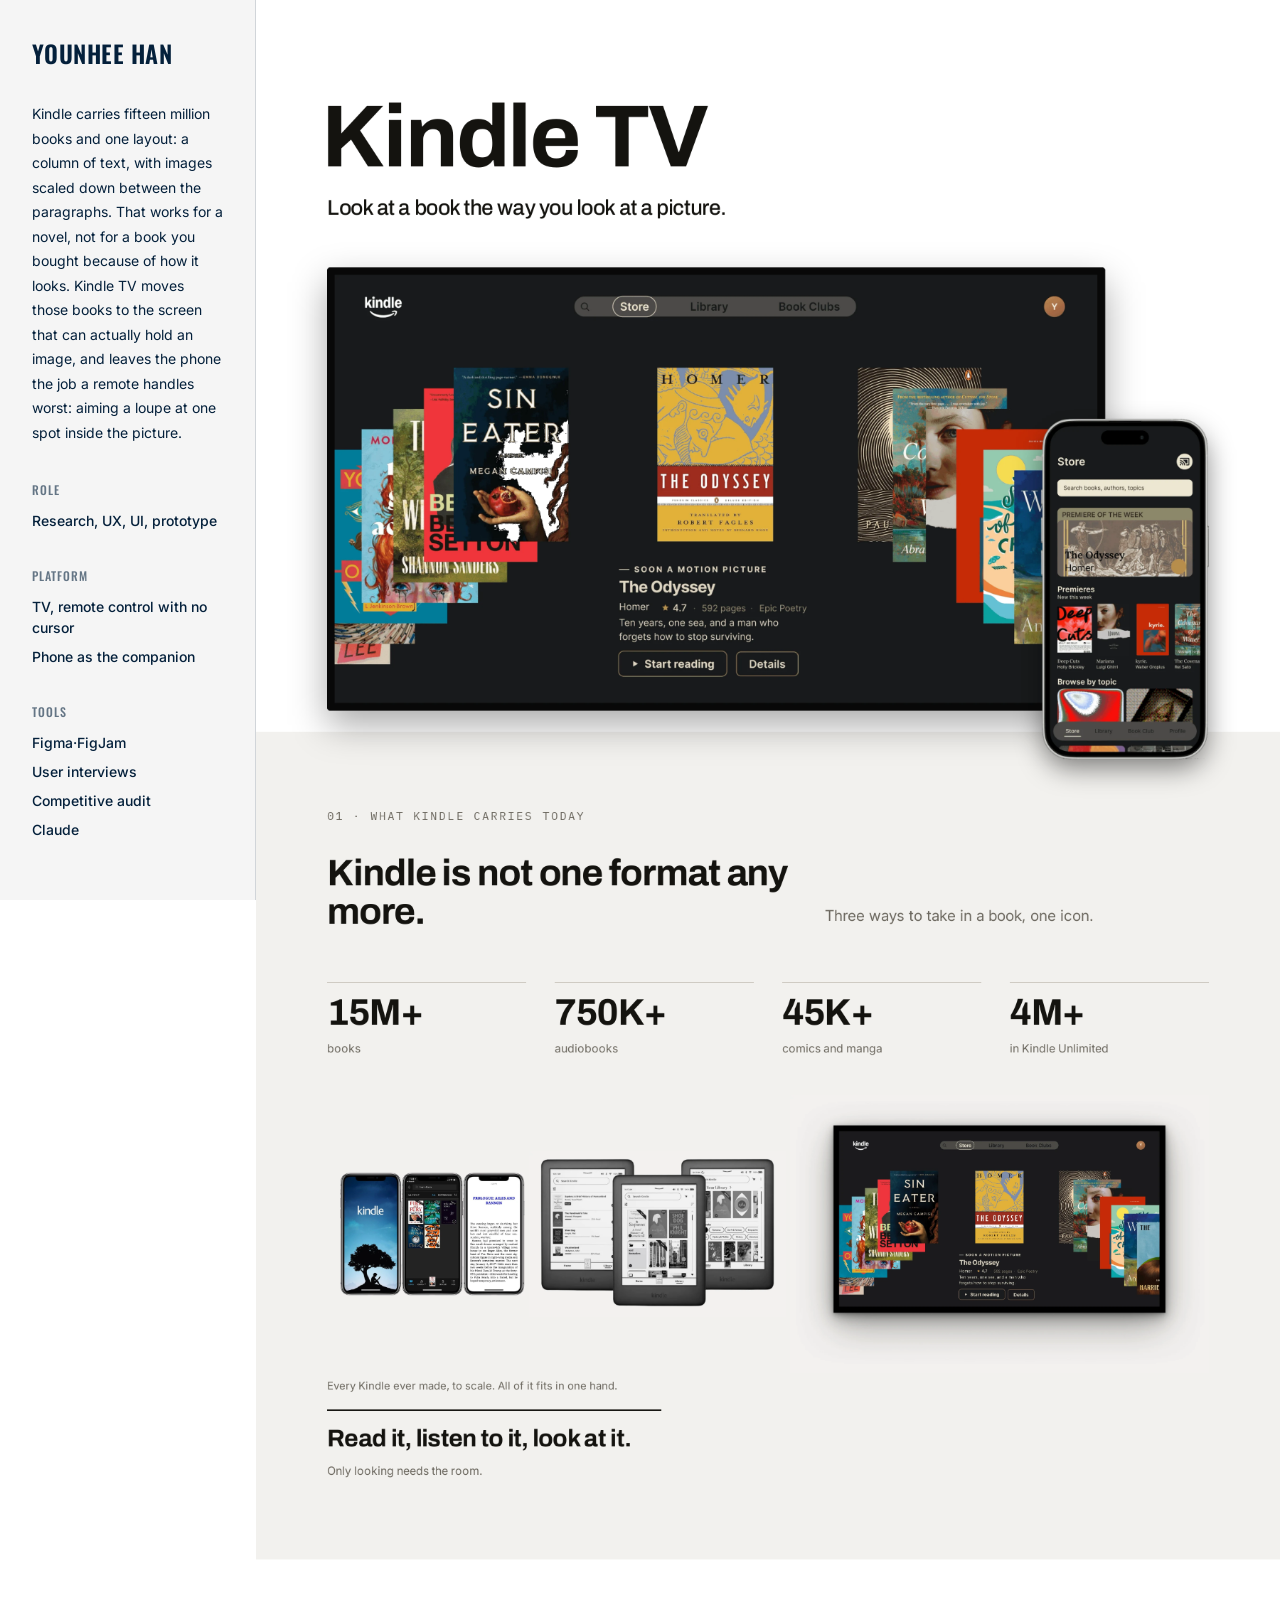
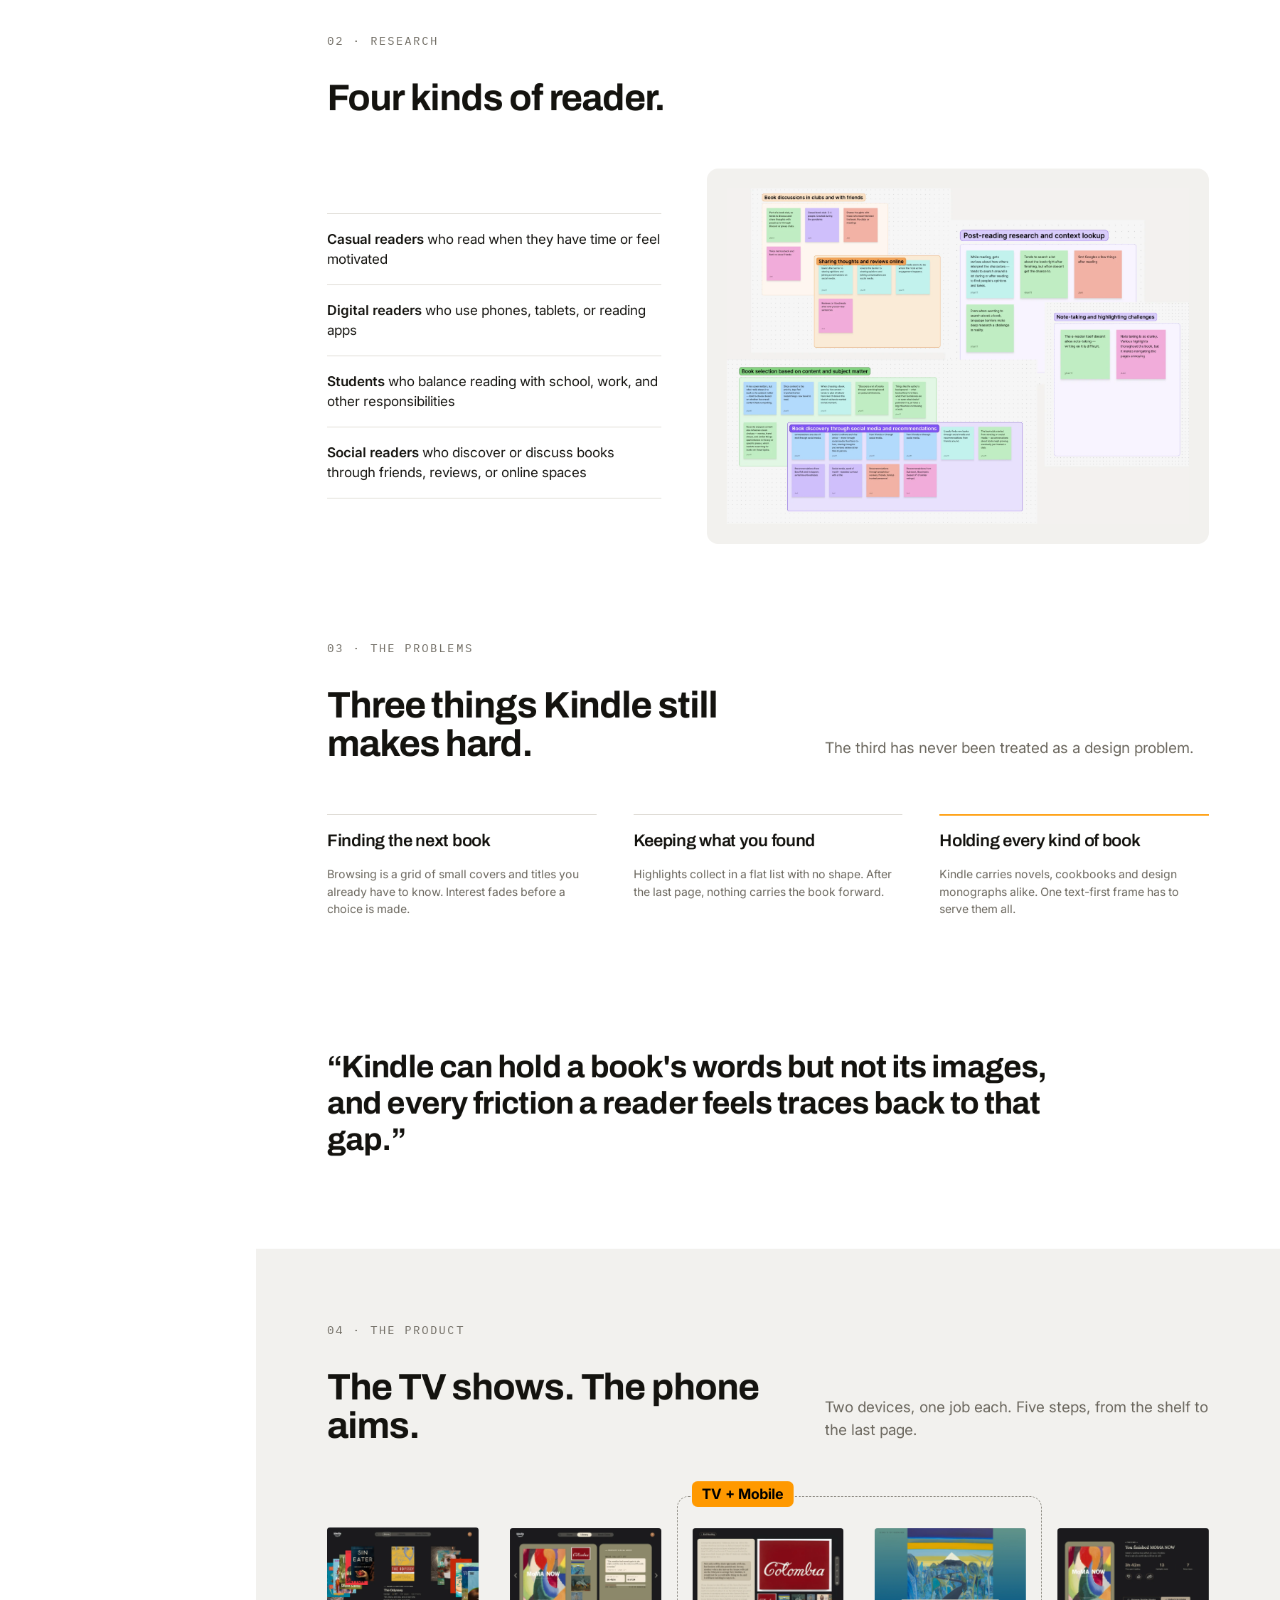
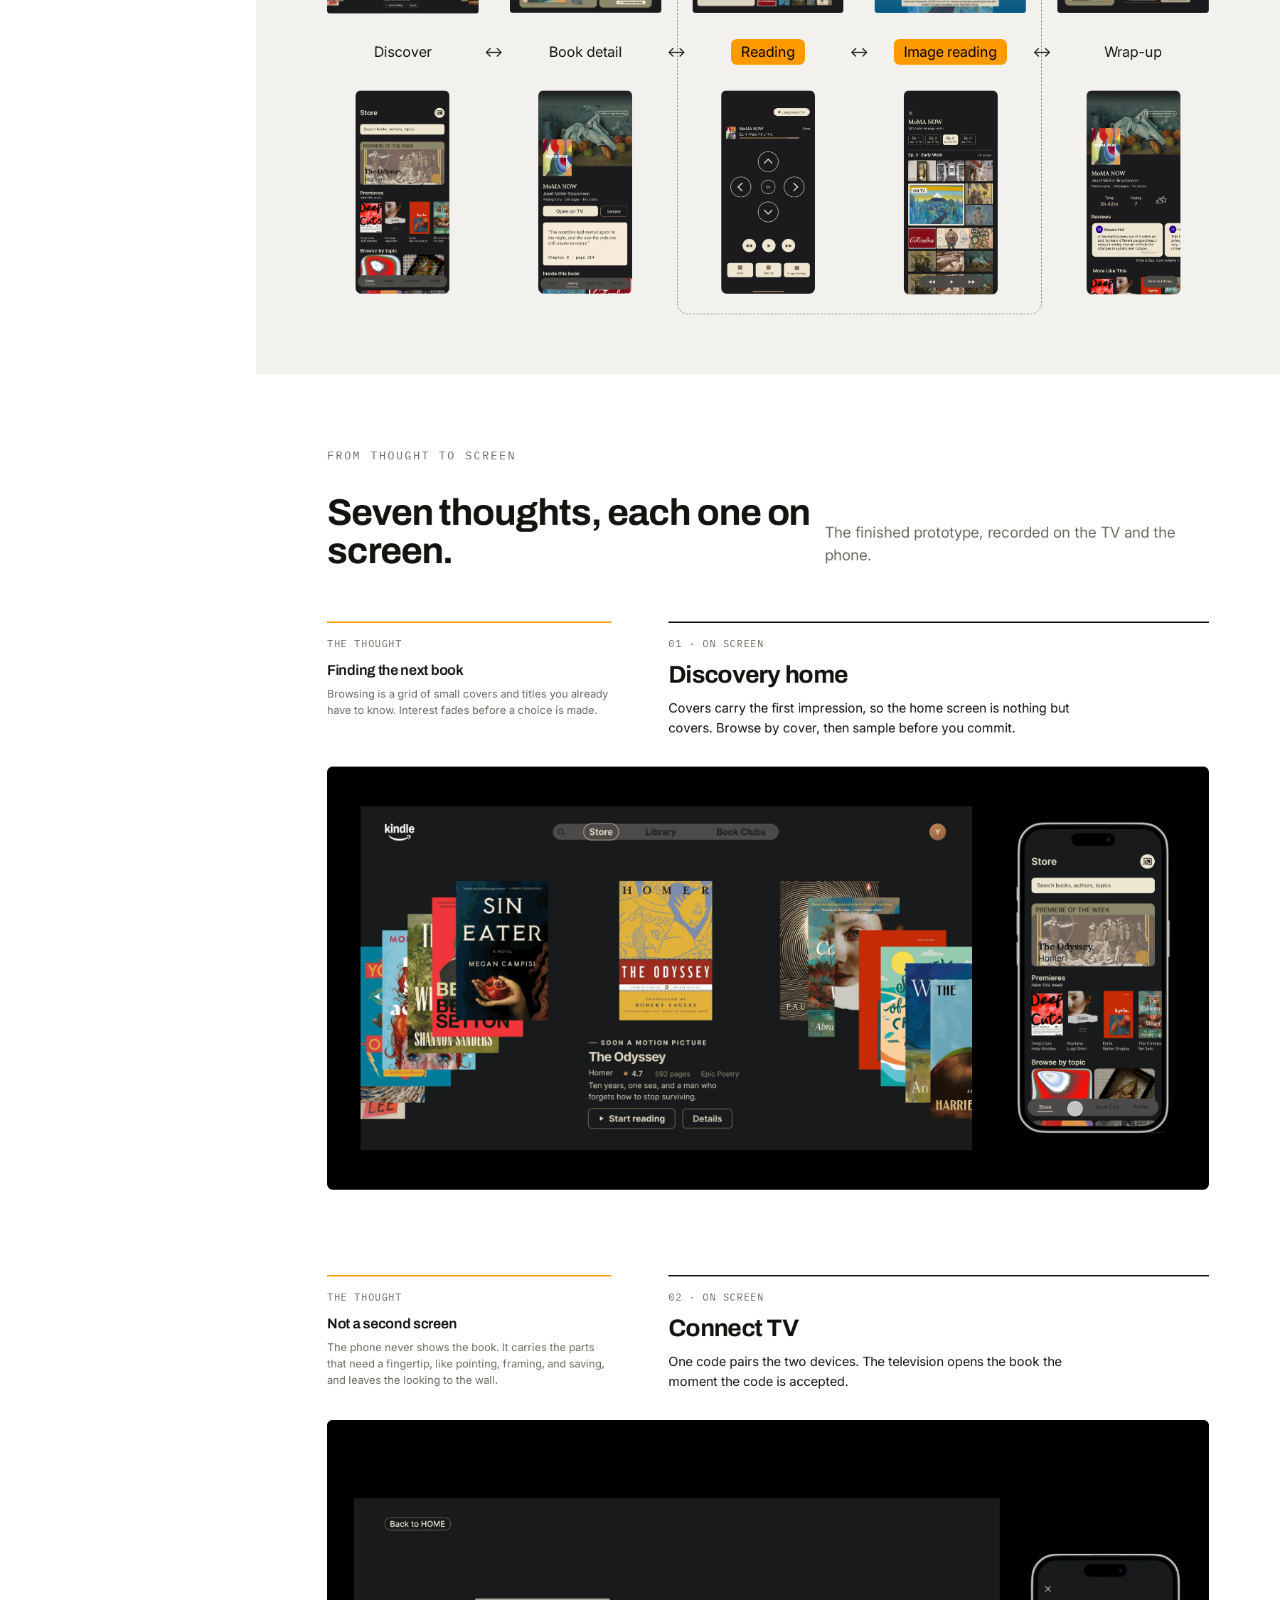
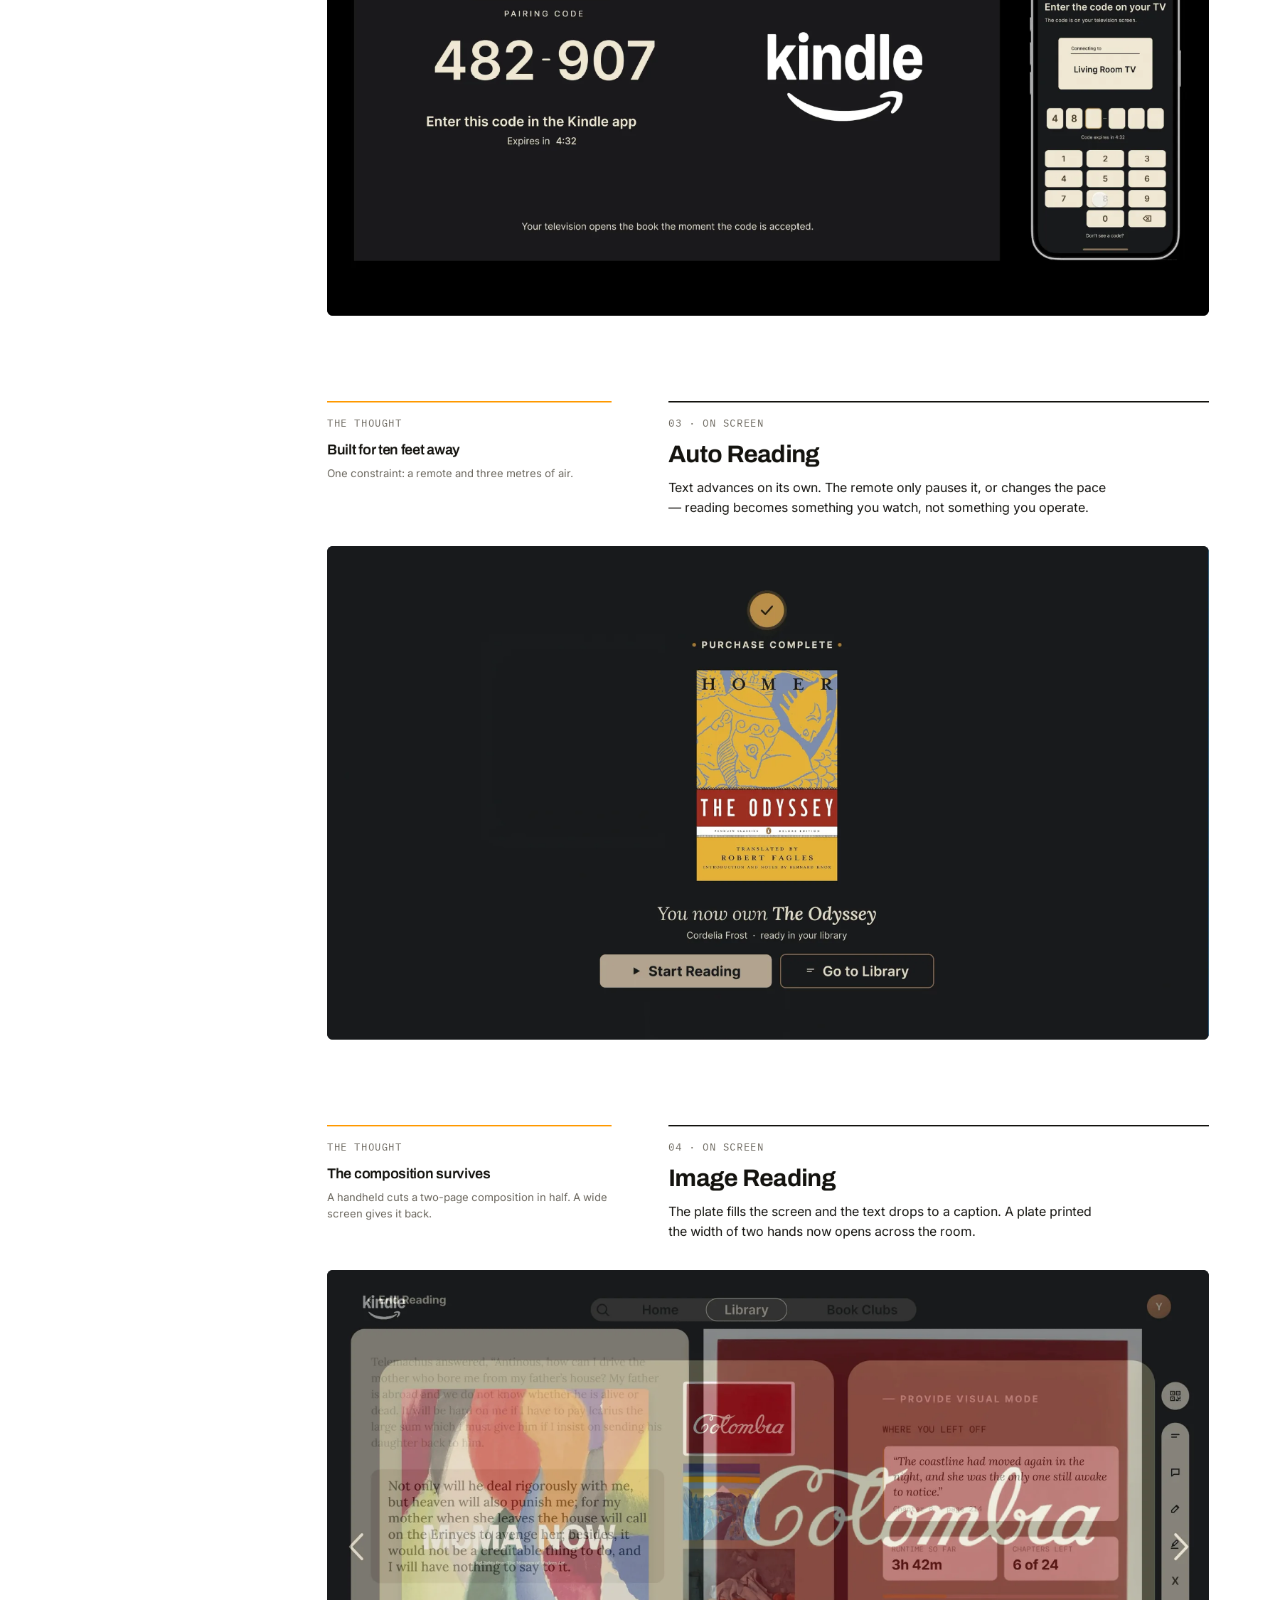
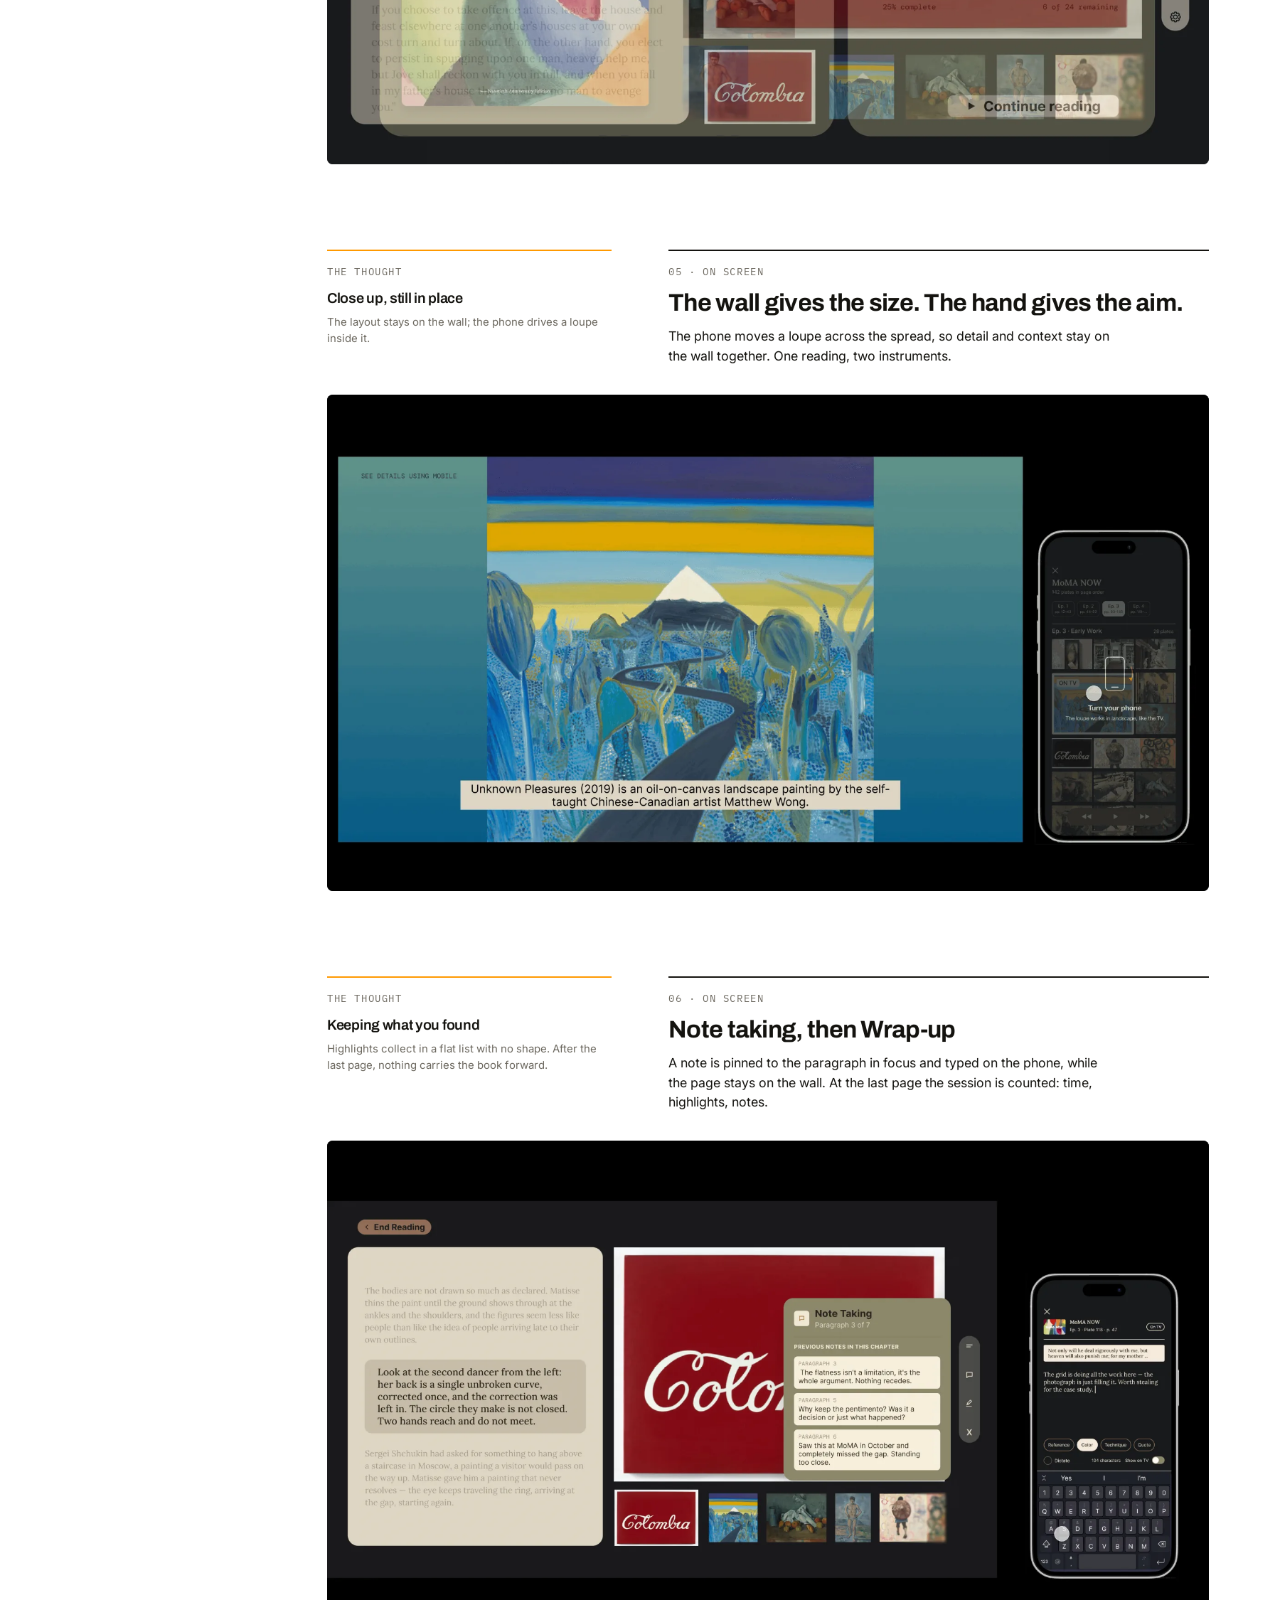
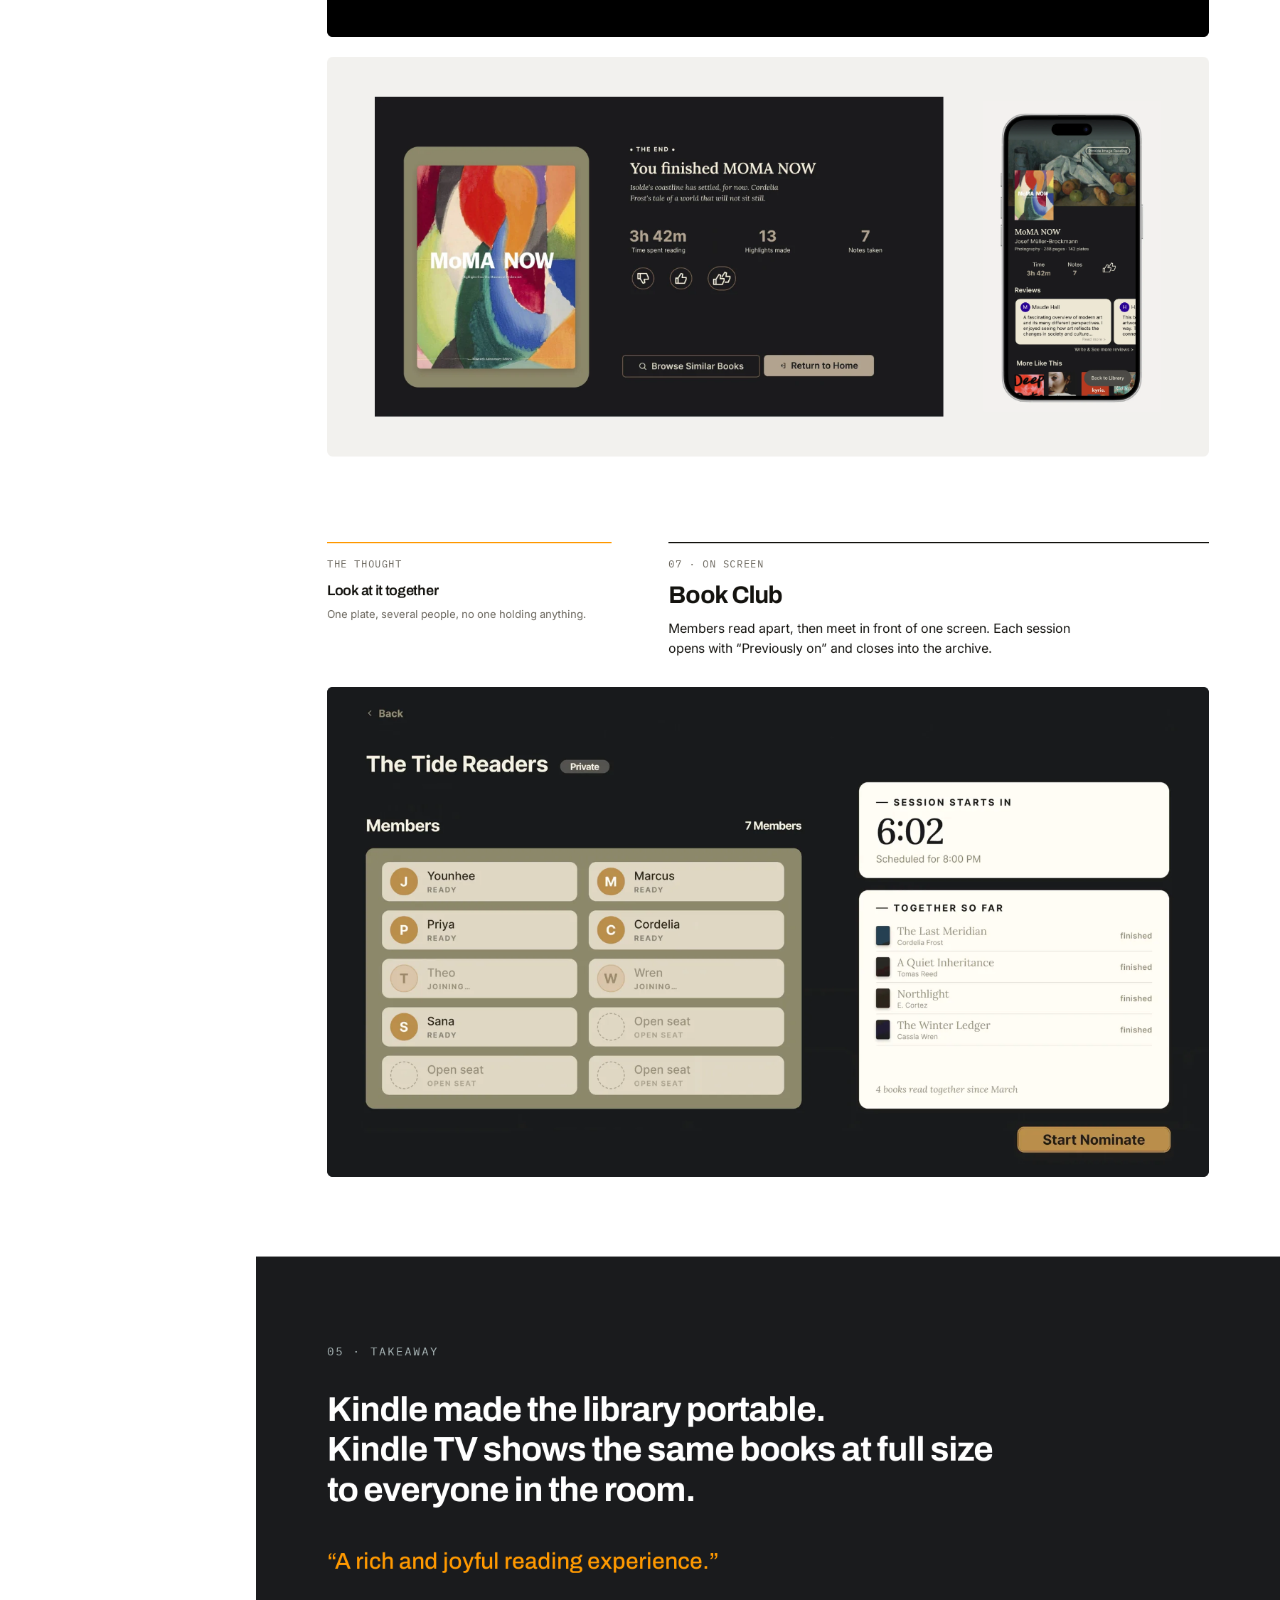
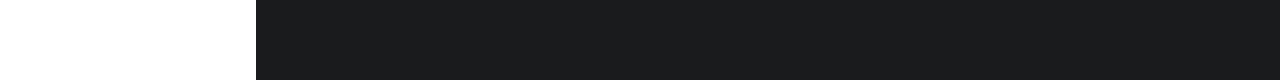
<file: kindle.html>
<!DOCTYPE html>
<html lang="en">
<head>
<meta charset="utf-8"/>
<meta content="width=device-width, initial-scale=1.0" name="viewport"/>
<title>Kindle TV — Younhee Han</title>

<link rel="preconnect" href="https://fonts.googleapis.com">
<link rel="preconnect" href="https://fonts.gstatic.com" crossorigin>
<link href="https://fonts.googleapis.com/css2?family=Archivo:wght@500;600;700&family=IBM+Plex+Mono&family=Inter:wght@400;500;600;700&display=swap" rel="stylesheet">
<link href="css/tokens.css?v=1" rel="stylesheet" type="text/css">
<link href="css/reset.css" rel="stylesheet" type="text/css">
<link href="css/kindle.css?v=7" rel="stylesheet" type="text/css">
<link href="https://fonts.googleapis.com/css2?family=Inter:wght@400;500;600&family=Oswald:wght@400;500;600&display=swap" rel="stylesheet">
<link href="css/shell.css?v=3" rel="stylesheet" type="text/css">
<link href="css/reveal.css?v=1" rel="stylesheet" type="text/css">
</head>

<body>

<div class="shell-sidebar">
<a class="shell-name" href="index.html">Younhee Han</a>
<p class="shell-description">Kindle carries fifteen million books and one layout: a column of text, with images scaled down between the paragraphs. That works for a novel, not for a book you bought because of how it looks. Kindle TV moves those books to the screen that can actually hold an image, and leaves the phone the job a remote handles worst: aiming a loupe at one spot inside the picture.</p>
<div class="shell-meta">
<p class="shell-label">Role</p>
<ul class="shell-tools">
    <li>Research, UX, UI, prototype</li>
</ul>
</div>
<div class="shell-meta">
<p class="shell-label">Platform</p>
<ul class="shell-tools">
    <li>TV, remote control with no cursor</li>
    <li>Phone as the companion</li>
</ul>
</div>
<div class="shell-meta">
<p class="shell-label">Tools</p>
<ul class="shell-tools">
    <li>Figma·FigJam</li>
    <li>User interviews</li>
    <li>Competitive audit</li>
    <li>Claude</li>
</ul>
</div>
</div>

<div class="kt-viewport shell-main">
<div class="kt-canvas">

<!-- ============================================
     Cover
     ============================================ -->
<section class="kt-sec kt-cover">
    <h1 class="kt-h1">Kindle TV</h1>
    <p class="kt-cover-tagline">Look at a book the way you look at a picture.</p>

    <div class="kt-hero">
        <img src="assets/images/kindle/hero-devices.webp" width="3352" height="2004" alt="Kindle TV on a television, the discovery home as a wall of covers, with the phone app overlapping its corner">
    </div>
</section>

<!-- ============================================
     01 What Kindle carries today
     ============================================ -->
<section class="kt-sec kt-sec-wash kt-carries">
    <header class="kt-head">
        <p class="kt-eyebrow">01 · What Kindle carries today</p>
        <div class="kt-head-row">
            <h2 class="kt-h2">Kindle is not one format any more.</h2>
            <p class="kt-lede">Three ways to take in a book, one icon.</p>
        </div>
    </header>

    <div class="kt-stats">
        <div class="kt-stat"><p class="kt-stat-num">15M+</p><p class="kt-stat-label">books</p></div>
        <div class="kt-stat"><p class="kt-stat-num">750K+</p><p class="kt-stat-label">audiobooks</p></div>
        <div class="kt-stat"><p class="kt-stat-num">45K+</p><p class="kt-stat-label">comics and manga</p></div>
        <div class="kt-stat"><p class="kt-stat-num">4M+</p><p class="kt-stat-label">in Kindle Unlimited</p></div>
    </div>

    <div class="kt-devices">
        <img src="assets/images/kindle/kindle-lineup.webp" width="781" height="519" style="width:260px" alt="Every Kindle e-reader ever made, shown to scale">
        <img src="assets/images/kindle/kindle-devices.webp" width="1084" height="700" style="width:361px" alt="Kindle devices showing text, audiobook and comic formats">
        <img src="assets/images/kindle/insight-tv.webp" width="1767" height="1172" style="width:589px" alt="A book plate filling a television screen">
    </div>
    <p class="kt-devices-note">Every Kindle ever made, to scale. All of it fits in one hand.</p>

    <div class="kt-closing">
        <h3 class="kt-h3">Read it, listen to it, look at it.</h3>
        <p class="kt-body">Only looking needs the room.</p>
    </div>
</section>

<!-- ============================================
     02 Research
     ============================================ -->
<section class="kt-sec">
    <header class="kt-head">
        <p class="kt-eyebrow">02 · Research</p>
        <div class="kt-head-row">
            <h2 class="kt-h2">Four kinds of reader.</h2>
        </div>
    </header>

    <div class="kt-interviews">
        <ul class="kt-readers">
            <li><b>Casual readers</b> who read when they have time or feel motivated</li>
            <li><b>Digital readers</b> who use phones, tablets, or reading apps</li>
            <li><b>Students</b> who balance reading with school, work, and other responsibilities</li>
            <li><b>Social readers</b> who discover or discuss books through friends, reviews, or online spaces</li>
        </ul>
        <figure class="kt-plate">
            <img src="assets/images/kindle/research-affinity.webp" width="2120" height="1540" loading="lazy" alt="Affinity map of interview notes grouped by book discovery, selection, note-taking, post-reading research, sharing and book clubs">
        </figure>
    </div>
</section>

<!-- ============================================
     03 The problems
     ============================================ -->
<section class="kt-sec" style="padding-top:24px">
    <header class="kt-head">
        <p class="kt-eyebrow">03 · The problems</p>
        <div class="kt-head-row">
            <h2 class="kt-h2">Three things Kindle still makes hard.</h2>
            <p class="kt-lede">The third has never been treated as a design problem.</p>
        </div>
    </header>

    <div class="kt-cols">
        <div class="kt-col">
            <h4 class="kt-h4">Finding the next book</h4>
            <p class="kt-body">Browsing is a grid of small covers and titles you already have to know. Interest fades before a choice is made.</p>
        </div>
        <div class="kt-col">
            <h4 class="kt-h4">Keeping what you found</h4>
            <p class="kt-body">Highlights collect in a flat list with no shape. After the last page, nothing carries the book forward.</p>
        </div>
        <div class="kt-col kt-col-accent">
            <h4 class="kt-h4">Holding every kind of book</h4>
            <p class="kt-body">Kindle carries novels, cookbooks and design monographs alike. One text-first frame has to serve them all.</p>
        </div>
    </div>
</section>

<!-- The key insight -->
<section class="kt-sec kt-insight">
    <p class="kt-eyebrow">The key insight</p>
    <blockquote class="kt-quote">“Kindle can hold a book's words but not its images, and every friction a reader feels traces back to that gap.”</blockquote>
</section>

<!-- ============================================
     04 The product
     ============================================ -->
<section class="kt-sec kt-sec-wash">
    <header class="kt-head">
        <p class="kt-eyebrow">04 · The product</p>
        <div class="kt-head-row">
            <h2 class="kt-h2">The TV shows. The phone aims.</h2>
            <p class="kt-lede">Two devices, one job each. Five steps, from the shelf to the last page.</p>
        </div>
    </header>

    <div class="kt-map">
        <div class="kt-map-shared"><span>TV + Mobile</span></div>

        <img class="kt-map-tv" style="grid-column:1" src="assets/images/kindle/flow-tv-discover.webp" width="900" height="508" loading="lazy" alt="TV: discovery home, a wall of covers">
        <img class="kt-map-tv" style="grid-column:2" src="assets/images/kindle/flow-tv-detail.webp" width="900" height="507" loading="lazy" alt="TV: book detail">
        <img class="kt-map-tv" style="grid-column:3" src="assets/images/kindle/flow-tv-reading.webp" width="900" height="505" loading="lazy" alt="TV: reading view, prose beside the plate">
        <img class="kt-map-tv" style="grid-column:4" src="assets/images/kindle/flow-tv-image.webp" width="900" height="505" loading="lazy" alt="TV: image reading, the plate filling the screen">
        <img class="kt-map-tv" style="grid-column:5" src="assets/images/kindle/flow-tv-wrapup.webp" width="900" height="505" loading="lazy" alt="TV: wrap-up screen">

        <p class="kt-map-step" style="grid-column:1"><span>Discover</span></p>
        <p class="kt-map-step" style="grid-column:2"><span>Book detail</span></p>
        <p class="kt-map-step kt-map-step-shared" style="grid-column:3"><span>Reading</span></p>
        <p class="kt-map-step kt-map-step-shared" style="grid-column:4"><span>Image reading</span></p>
        <p class="kt-map-step" style="grid-column:5"><span>Wrap-up</span></p>

        <img class="kt-map-phone" style="grid-column:1" src="assets/images/kindle/flow-phone-store.webp" width="472" height="1024" loading="lazy" alt="Phone: store">
        <img class="kt-map-phone" style="grid-column:2" src="assets/images/kindle/flow-phone-detail.webp" width="472" height="1024" loading="lazy" alt="Phone: book detail with Open on TV">
        <img class="kt-map-phone" style="grid-column:3" src="assets/images/kindle/flow-phone-remote.webp" width="472" height="1024" loading="lazy" alt="Phone: remote with direction pad and playback">
        <img class="kt-map-phone" style="grid-column:4" src="assets/images/kindle/flow-phone-gallery.webp" width="472" height="1028" loading="lazy" alt="Phone: plate gallery, tap a plate to send it to the TV">
        <img class="kt-map-phone" style="grid-column:5" src="assets/images/kindle/flow-phone-wrapup.webp" width="472" height="1028" loading="lazy" alt="Phone: finished book with reviews">
    </div>
</section>

<!-- Each thought next to the screen it became -->
<section class="kt-sec kt-proofs">
    <header class="kt-head">
        <p class="kt-eyebrow">From thought to screen</p>
        <div class="kt-head-row">
            <h2 class="kt-h2">Seven thoughts, each one on screen.</h2>
            <p class="kt-lede">The finished prototype, recorded on the TV and the phone.</p>
        </div>
    </header>

    <article class="kt-proof">
        <div class="kt-proof-head">
            <div class="kt-thought">
                <p class="kt-label">The thought</p>
                <h4 class="kt-h4">Finding the next book</h4>
                <p class="kt-body">Browsing is a grid of small covers and titles you already have to know. Interest fades before a choice is made.</p>
            </div>
            <div class="kt-answer">
                <p class="kt-label">01 · On screen</p>
                <h3 class="kt-h3">Discovery home</h3>
                <p class="kt-body">Covers carry the first impression, so the home screen is nothing but covers. Browse by cover, then sample before you commit.</p>
            </div>
        </div>
        <div class="kt-stage">
            <img class="kt-clip kt-stage-tv" src="assets/images/kindle/proto-home-tv-poster.webp?v=2" data-anim="assets/images/kindle/proto-home-tv.webp?v=2" width="1920" height="1078" loading="lazy" alt="Screen recording of the TV home screen: covers fanning past the focused book">
            <img class="kt-clip kt-stage-phone" src="assets/images/kindle/proto-home-phone-poster.webp?v=2" data-anim="assets/images/kindle/proto-home-phone.webp?v=2" width="600" height="1189" loading="lazy" alt="Screen recording of the phone store, browsing in step with the TV">
        </div>
    </article>

    <article class="kt-proof">
        <div class="kt-proof-head">
            <div class="kt-thought">
                <p class="kt-label">The thought</p>
                <h4 class="kt-h4">Not a second screen</h4>
                <p class="kt-body">The phone never shows the book. It carries the parts that need a fingertip, like pointing, framing, and saving, and leaves the looking to the wall.</p>
            </div>
            <div class="kt-answer">
                <p class="kt-label">02 · On screen</p>
                <h3 class="kt-h3">Connect TV</h3>
                <p class="kt-body">One code pairs the two devices. The television opens the book the moment the code is accepted.</p>
            </div>
        </div>
        <img class="kt-clip" src="assets/images/kindle/proto-connect-poster.webp?v=2" data-anim="assets/images/kindle/proto-connect.webp?v=2" width="1920" height="1080" loading="lazy" alt="Screen recording: the TV shows a pairing code and the phone enters it to connect">
    </article>

    <article class="kt-proof">
        <div class="kt-proof-head">
            <div class="kt-thought">
                <p class="kt-label">The thought</p>
                <h4 class="kt-h4">Built for ten feet away</h4>
                <p class="kt-body">One constraint: a remote and three metres of air.</p>
            </div>
            <div class="kt-answer">
                <p class="kt-label">03 · On screen</p>
                <h3 class="kt-h3">Auto Reading</h3>
                <p class="kt-body">Text advances on its own. The remote only pauses it, or changes the pace — reading becomes something you watch, not something you operate.</p>
            </div>
        </div>
        <img class="kt-clip" src="assets/images/kindle/flow-auto-poster.webp?v=2" data-anim="assets/images/kindle/flow-auto.webp?v=2" width="1920" height="1074" loading="lazy" alt="Screen recording: from the home screen into a book, the text advancing paragraph by paragraph on its own">
    </article>

    <article class="kt-proof">
        <div class="kt-proof-head">
            <div class="kt-thought">
                <p class="kt-label">The thought</p>
                <h4 class="kt-h4">The composition survives</h4>
                <p class="kt-body">A handheld cuts a two-page composition in half. A wide screen gives it back.</p>
            </div>
            <div class="kt-answer">
                <p class="kt-label">04 · On screen</p>
                <h3 class="kt-h3">Image Reading</h3>
                <p class="kt-body">The plate fills the screen and the text drops to a caption. A plate printed the width of two hands now opens across the room.</p>
            </div>
        </div>
        <img class="kt-clip" src="assets/images/kindle/flow-image-poster.webp?v=2" data-anim="assets/images/kindle/flow-image.webp?v=2" width="1920" height="1077" loading="lazy" alt="Screen recording: opening an art book from the library and moving into full-screen image reading">
    </article>

    <article class="kt-proof">
        <div class="kt-proof-head">
            <div class="kt-thought">
                <p class="kt-label">The thought</p>
                <h4 class="kt-h4">Close up, still in place</h4>
                <p class="kt-body">The layout stays on the wall; the phone drives a loupe inside it.</p>
            </div>
            <div class="kt-answer">
                <p class="kt-label">05 · On screen</p>
                <h3 class="kt-h3">The wall gives the size. The hand gives the aim.</h3>
                <p class="kt-body">The phone moves a loupe across the spread, so detail and context stay on the wall together. One reading, two instruments.</p>
            </div>
        </div>
        <img class="kt-clip" src="assets/images/kindle/proto-image-poster.webp?v=2" data-anim="assets/images/kindle/proto-image.webp?v=2" width="1920" height="1080" loading="lazy" alt="Screen recording: the phone sends a plate to the TV, the plate fills the screen and a loupe moves across it">
    </article>

    <article class="kt-proof">
        <div class="kt-proof-head">
            <div class="kt-thought">
                <p class="kt-label">The thought</p>
                <h4 class="kt-h4">Keeping what you found</h4>
                <p class="kt-body">Highlights collect in a flat list with no shape. After the last page, nothing carries the book forward.</p>
            </div>
            <div class="kt-answer">
                <p class="kt-label">06 · On screen</p>
                <h3 class="kt-h3">Note taking, then Wrap-up</h3>
                <p class="kt-body">A note is pinned to the paragraph in focus and typed on the phone, while the page stays on the wall. At the last page the session is counted: time, highlights, notes.</p>
            </div>
        </div>
        <img class="kt-clip" src="assets/images/kindle/proto-note-poster.webp?v=2" data-anim="assets/images/kindle/proto-note.webp?v=2" width="1920" height="1080" loading="lazy" alt="Screen recording: reading on the TV while the phone remote opens a note on the current paragraph">
        <div class="kt-stage kt-stage-light">
            <img class="kt-stage-tv" src="assets/images/kindle/screen-wrapup.webp" width="1104" height="621" loading="lazy" alt="TV wrap-up: You finished MoMA NOW, with time spent reading, highlights made and notes taken">
            <img class="kt-stage-phone" src="assets/images/kindle/proto-wrapup-phone.webp" width="760" height="1329" loading="lazy" alt="Phone wrap-up: the finished book with reviews and similar books">
        </div>
    </article>

    <article class="kt-proof">
        <div class="kt-proof-head">
            <div class="kt-thought">
                <p class="kt-label">The thought</p>
                <h4 class="kt-h4">Look at it together</h4>
                <p class="kt-body">One plate, several people, no one holding anything.</p>
            </div>
            <div class="kt-answer">
                <p class="kt-label">07 · On screen</p>
                <h3 class="kt-h3">Book Club</h3>
                <p class="kt-body">Members read apart, then meet in front of one screen. Each session opens with “Previously on” and closes into the archive.</p>
            </div>
        </div>
        <img class="kt-clip" src="assets/images/kindle/flow-club-poster.webp?v=2" data-anim="assets/images/kindle/flow-club.webp?v=2" width="1920" height="1067" loading="lazy" alt="Screen recording: the Book Clubs tab, opening a club and its session">
    </article>
</section>

<!-- ============================================
     05 Takeaway
     ============================================ -->
<section class="kt-sec kt-takeaway">
    <p class="kt-eyebrow">05 · Takeaway</p>
    <p class="kt-takeaway-statement">Kindle made the library portable.<br>Kindle TV shows the same books at full size<br>to everyone in the room.</p>
    <p class="kt-takeaway-quote">“A rich and joyful reading experience.”</p>
</section>

</div>
</div>

<script>
/* The composition is a fixed 1440-wide canvas; scale it down to fit
   its column and shrink the wrapper to the scaled height. */
(function () {
    var viewport = document.querySelector('.kt-viewport');
    var canvas = document.querySelector('.kt-canvas');
    var W = 1440;

    function fit() {
        /* Measure the column, not the window — the sidebar takes 20% of it. */
        var scale = Math.min(1, viewport.clientWidth / W);
        canvas.style.transform = 'scale(' + scale + ')';
        viewport.style.height = (canvas.offsetHeight * scale) + 'px';
    }

    fit();
    window.addEventListener('resize', fit);
    window.addEventListener('load', fit);
    if (window.ResizeObserver) {
        new ResizeObserver(fit).observe(canvas);
    }
})();

/* Screen recordings: show the still, play the clip only while it is on
   screen (each entry restarts it from the top). With reduced motion on,
   nothing plays until the clip is clicked. */
(function () {
    var clips = document.querySelectorAll('.kt-clip[data-anim]');
    var still = window.matchMedia('(prefers-reduced-motion: reduce)').matches;

    function play(img) {
        if (!img.dataset.poster) img.dataset.poster = img.getAttribute('src');
        img.src = img.dataset.anim;
        img.dataset.playing = '1';
    }

    function stop(img) {
        if (img.dataset.poster) img.src = img.dataset.poster;
        img.dataset.playing = '';
    }

    clips.forEach(function (img) {
        img.addEventListener('click', function () {
            if (img.dataset.playing) { stop(img); } else { play(img); }
        });
    });

    if (still || !window.IntersectionObserver) return;

    var io = new IntersectionObserver(function (entries) {
        entries.forEach(function (e) {
            if (e.isIntersecting) { play(e.target); } else { stop(e.target); }
        });
    }, { threshold: 0.35 });

    clips.forEach(function (img) { io.observe(img); });
})();
</script>

<script src="js/reveal.js?v=6" defer></script>
</body>
</html>
</file>
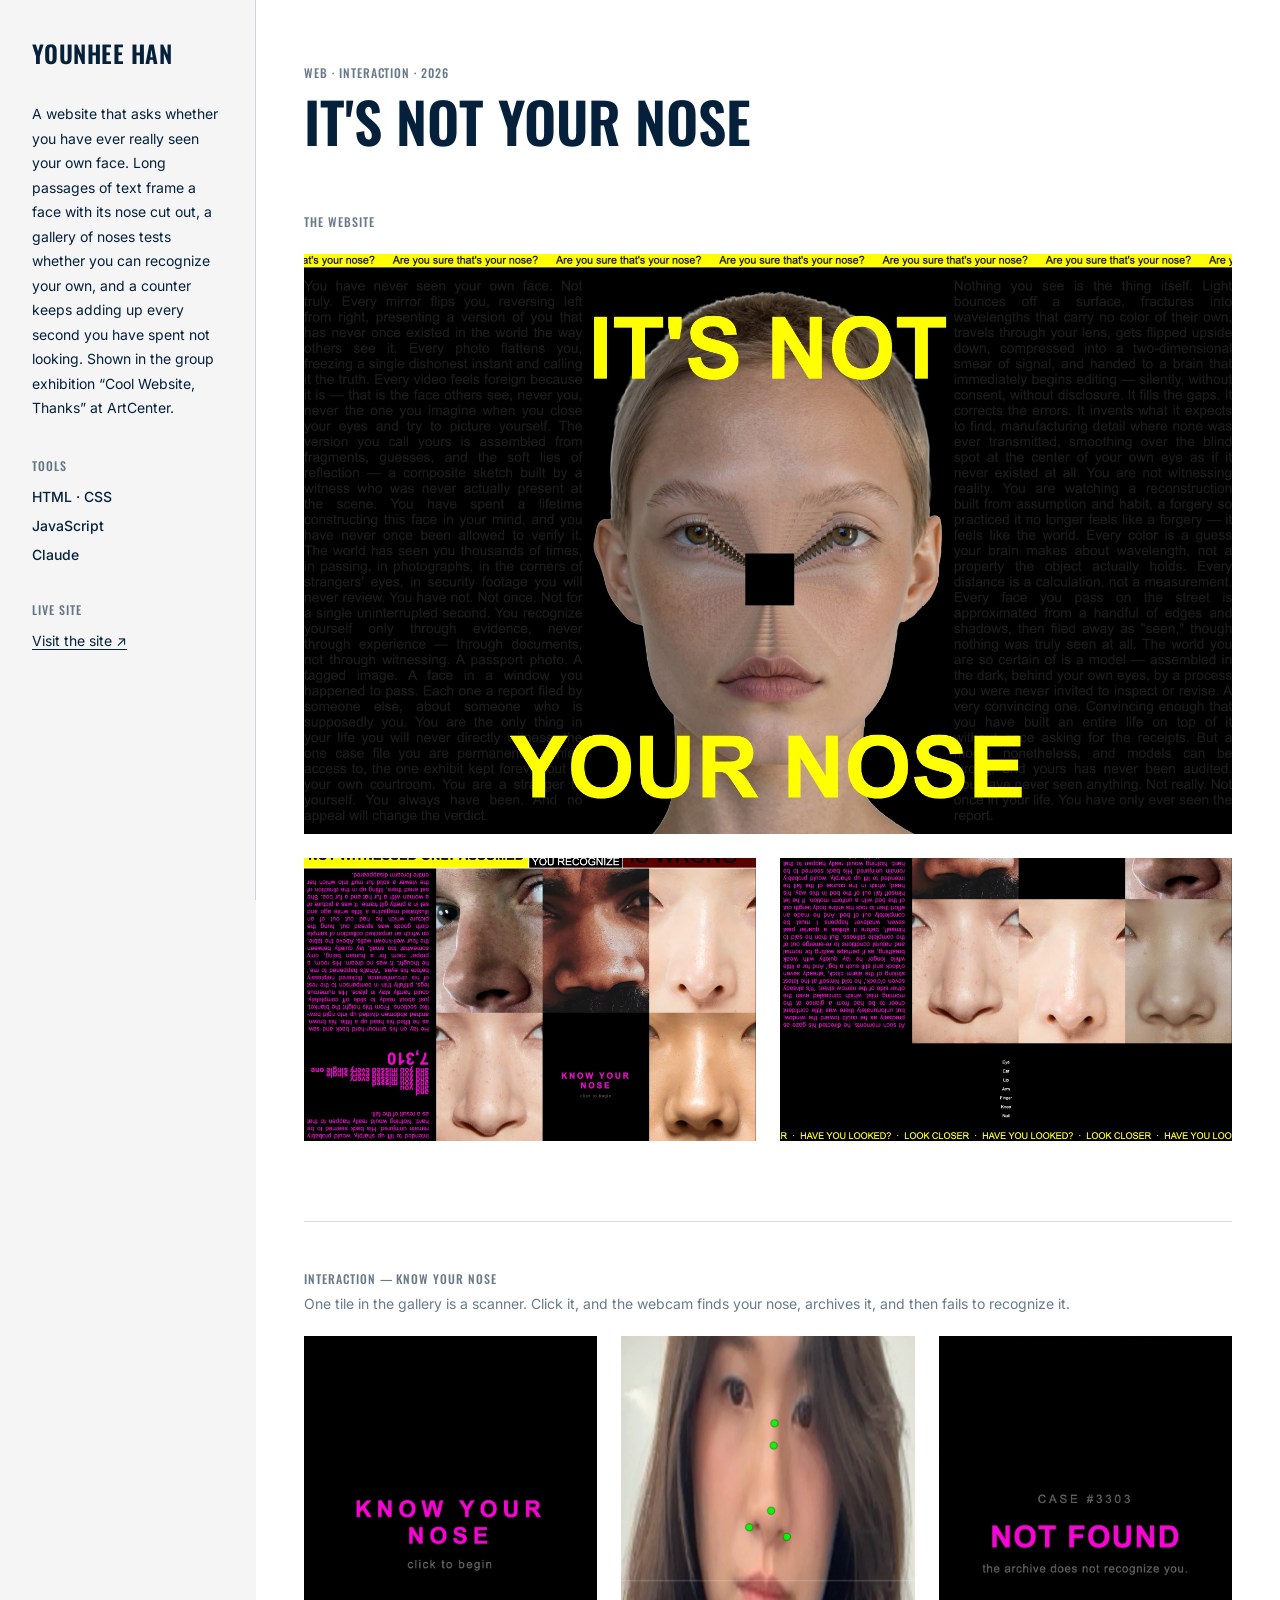
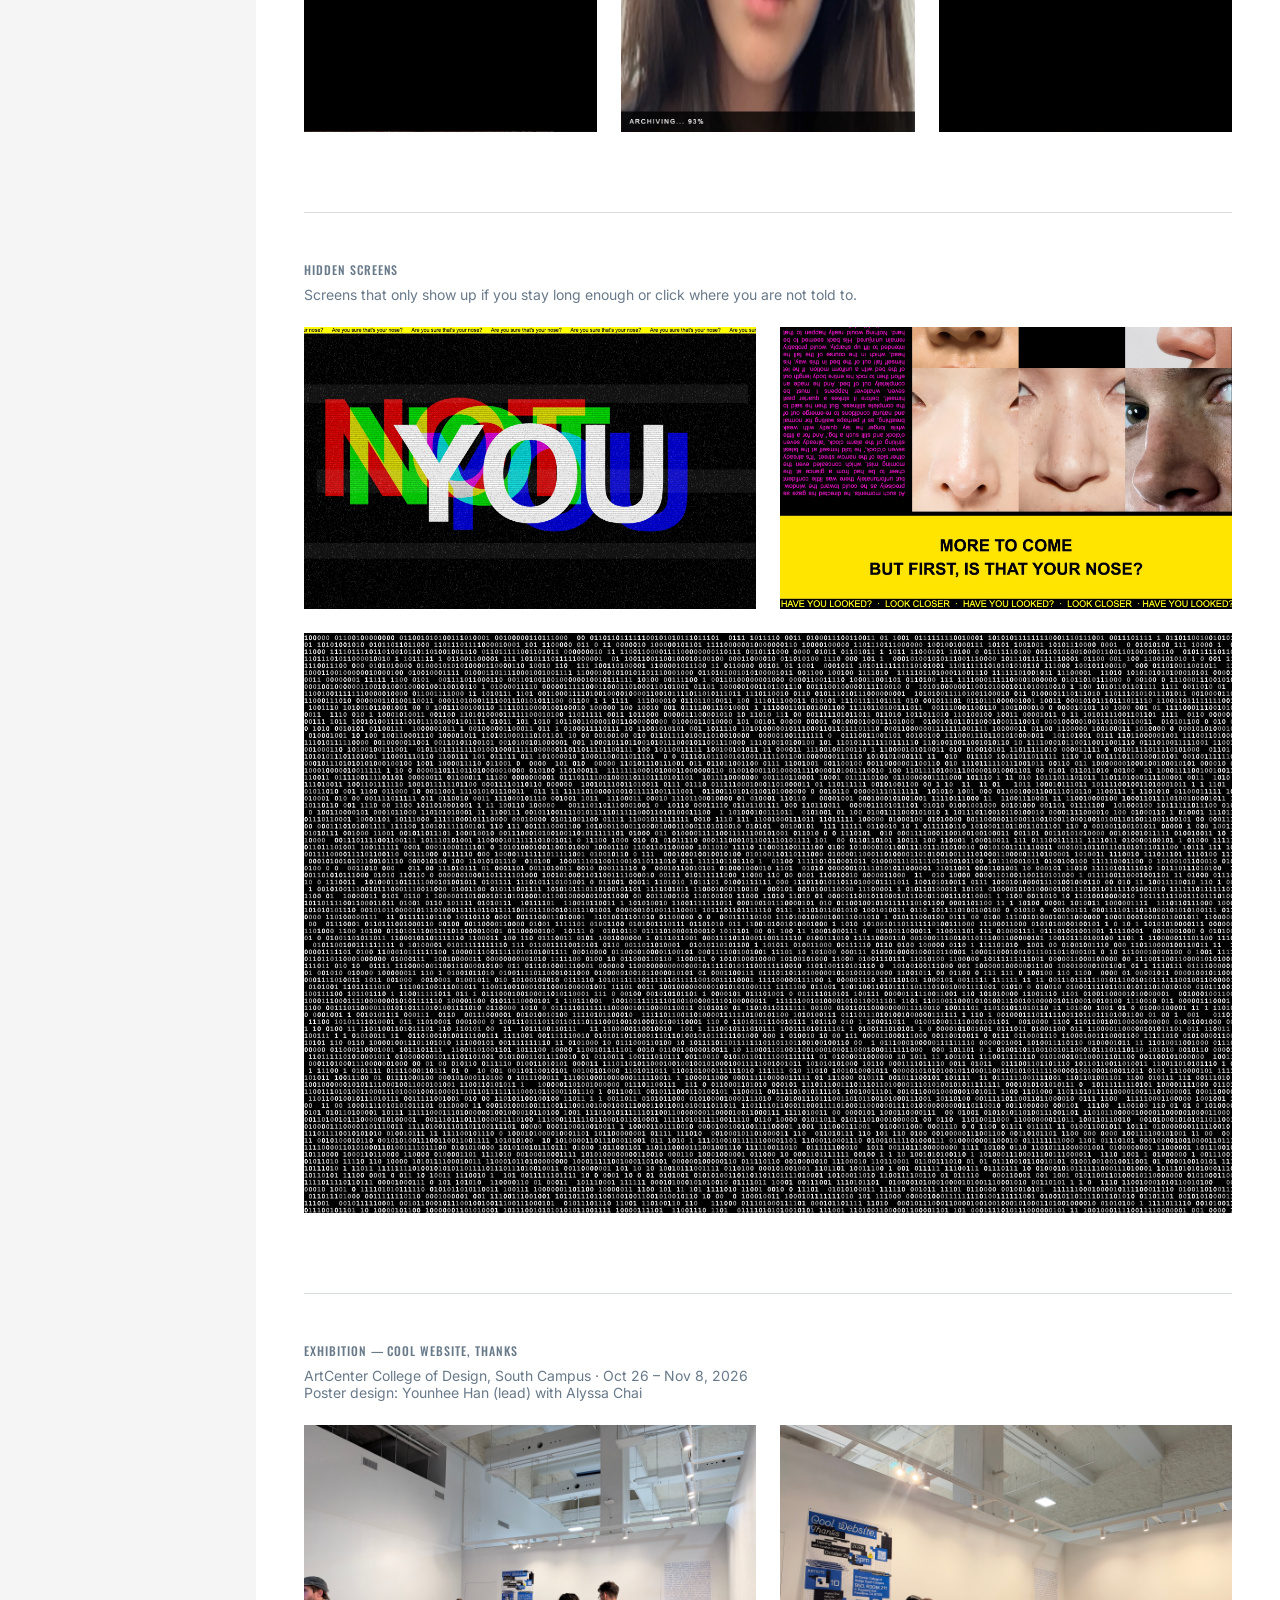
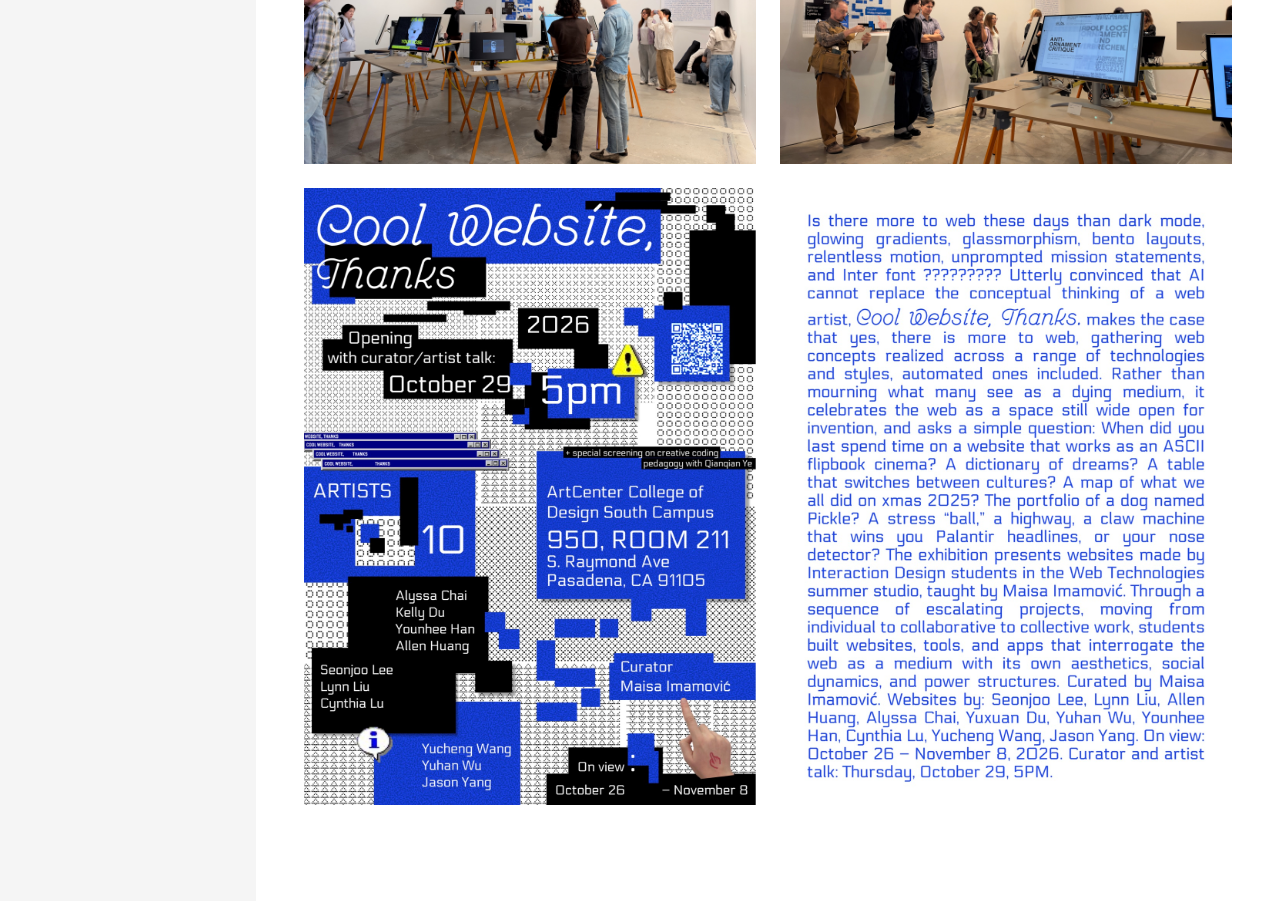
<file: nose.html>
<!DOCTYPE html>
<html lang="en">
<head>
    <meta charset="UTF-8">
    <meta name="viewport" content="width=device-width, initial-scale=1.0">
    <title>It's Not Your Nose — Younhee Han</title>

<link rel="preconnect" href="https://fonts.googleapis.com">
<link rel="preconnect" href="https://fonts.gstatic.com" crossorigin>
<link href="https://fonts.googleapis.com/css2?family=Inter:wght@400;500;600&family=Oswald:wght@400;500;600&display=swap" rel="stylesheet">
<link href="css/tokens.css?v=1" rel="stylesheet" type="text/css">
<link href="css/reset.css" rel="stylesheet" type="text/css">
<link href="css/nose.css?v=9" rel="stylesheet" type="text/css">
<link href="css/shell.css?v=3" rel="stylesheet" type="text/css">
<link href="css/reveal.css?v=1" rel="stylesheet" type="text/css">
</head>
<body>

<div class="shell-sidebar">
  <a class="shell-name" href="index.html">Younhee Han</a>
  <p class="shell-description">A website that asks whether you have ever really seen your own face. Long passages of text frame a face with its nose cut out, a gallery of noses tests whether you can recognize your own, and a counter keeps adding up every second you have spent not looking. Shown in the group exhibition &ldquo;Cool Website, Thanks&rdquo; at ArtCenter.</p>
  <div class="shell-meta">
    <p class="shell-label">Tools</p>
    <ul class="shell-tools">
      <li>HTML · CSS</li>
      <li>JavaScript</li>
      <li>Claude</li>
    </ul>
  </div>
  <div class="shell-meta">
    <p class="shell-label">Live site</p>
    <ul class="shell-tools">
      <li><a class="nose-link" href="https://webfromthehat-younheehan.netlify.app/" target="_blank" rel="noopener">Visit the site ↗</a></li>
    </ul>
  </div>
</div>

<main class="nose-page shell-main">

  <header class="nose-head">
    <p class="nose-kicker">Web · Interaction · 2026</p>
    <h1 class="nose-title">It's Not Your Nose</h1>
  </header>

  <section class="nose-sec">
    <p class="nose-label">The website</p>
    <div class="nose-grid">
      <figure class="nose-fig nose-fig--wide">
        <video autoplay muted loop playsinline preload="metadata" poster="assets/images/nose/screen-hero.jpg" aria-label="Opening screen: the face with its nose cut out, NOT YOU flashing over it">
          <source src="assets/images/nose/clip-opening.mp4?v=2" type="video/mp4">
        </video>
      </figure>
      <figure class="nose-fig">
        <video autoplay muted loop playsinline preload="metadata" poster="assets/images/nose/screen-gallery.jpg" aria-label="Nose gallery shuffling while the counter beside it keeps climbing">
          <source src="assets/images/nose/clip-gallery.mp4?v=2" type="video/mp4">
        </video>
      </figure>
      <figure class="nose-fig">
        <img src="assets/images/nose/screen-titles.jpg" alt="Closing list of body parts and the Have you looked marquee">
      </figure>
    </div>
  </section>

  <section class="nose-sec">
    <p class="nose-label">Interaction — Know your nose</p>
    <p class="nose-note">One tile in the gallery is a scanner. Click it, and the webcam finds your nose, archives it, and then fails to recognize it.</p>
    <div class="nose-grid nose-grid--steps">
      <figure class="nose-fig">
        <img src="assets/images/nose/scan-1-idle.jpg" alt="Black tile reading Know your nose, click to begin">
      </figure>
      <figure class="nose-fig">
        <img src="assets/images/nose/scan-3-archiving.jpg" alt="Live webcam view of a face with five green tracking dots on the nose, status Archiving 93 percent">
      </figure>
      <figure class="nose-fig">
        <img src="assets/images/nose/scan-4-result.jpg" alt="Case number above NOT FOUND in magenta: the archive does not recognize you">
      </figure>
    </div>
  </section>

  <section class="nose-sec">
    <p class="nose-label">Hidden screens</p>
    <p class="nose-note">Screens that only show up if you stay long enough or click where you are not told to.</p>
    <div class="nose-grid">
      <figure class="nose-fig">
        <img src="assets/images/nose/hidden-glitch.jpg" alt="NOT and YOU layered in red, green, blue and white over static">
      </figure>
      <figure class="nose-fig">
        <video autoplay muted loop playsinline preload="metadata" poster="assets/images/nose/screen-reveal.jpg" aria-label="Clicking a body part turns the list into a yellow band: More to come, but first, is that your nose?">
          <source src="assets/images/nose/clip-reveal.mp4?v=2" type="video/mp4">
        </video>
      </figure>
      <figure class="nose-fig nose-fig--wide">
        <video autoplay muted loop playsinline preload="metadata" poster="assets/images/nose/hidden-exposure-noise.jpg" aria-label="The page breaks into binary noise, warns External exposure detected, then returns">
          <source src="assets/images/nose/clip-exposure.mp4?v=2" type="video/mp4">
        </video>
      </figure>
    </div>
  </section>

  <section class="nose-sec">
    <p class="nose-label">Exhibition — Cool Website, Thanks</p>
    <p class="nose-note">ArtCenter College of Design, South Campus · Oct 26 – Nov 8, 2026<br>Poster design: Younhee Han (lead) with Alyssa Chai</p>
    <div class="nose-grid">
      <figure class="nose-fig">
        <img src="assets/images/nose/exhibition-photo-room.jpg" alt="The gallery room: It's Not Your Nose on a monitor in the foreground, the poster and wall text on the far walls">
      </figure>
      <figure class="nose-fig">
        <img src="assets/images/nose/exhibition-photo-poster-wall.jpg" alt="Visitors standing by the Cool Website, Thanks poster during the opening">
      </figure>
      <figure class="nose-fig">
        <img src="assets/images/nose/exhibition-poster.jpg?v=2" alt="Exhibition poster for Cool Website, Thanks">
      </figure>
      <figure class="nose-fig">
        <img src="assets/images/nose/exhibition-description.jpg?v=2" alt="Exhibition wall text">
      </figure>
    </div>
  </section>

</main>

<script src="js/reveal.js?v=6" defer></script>
</body>
</html>
</file>
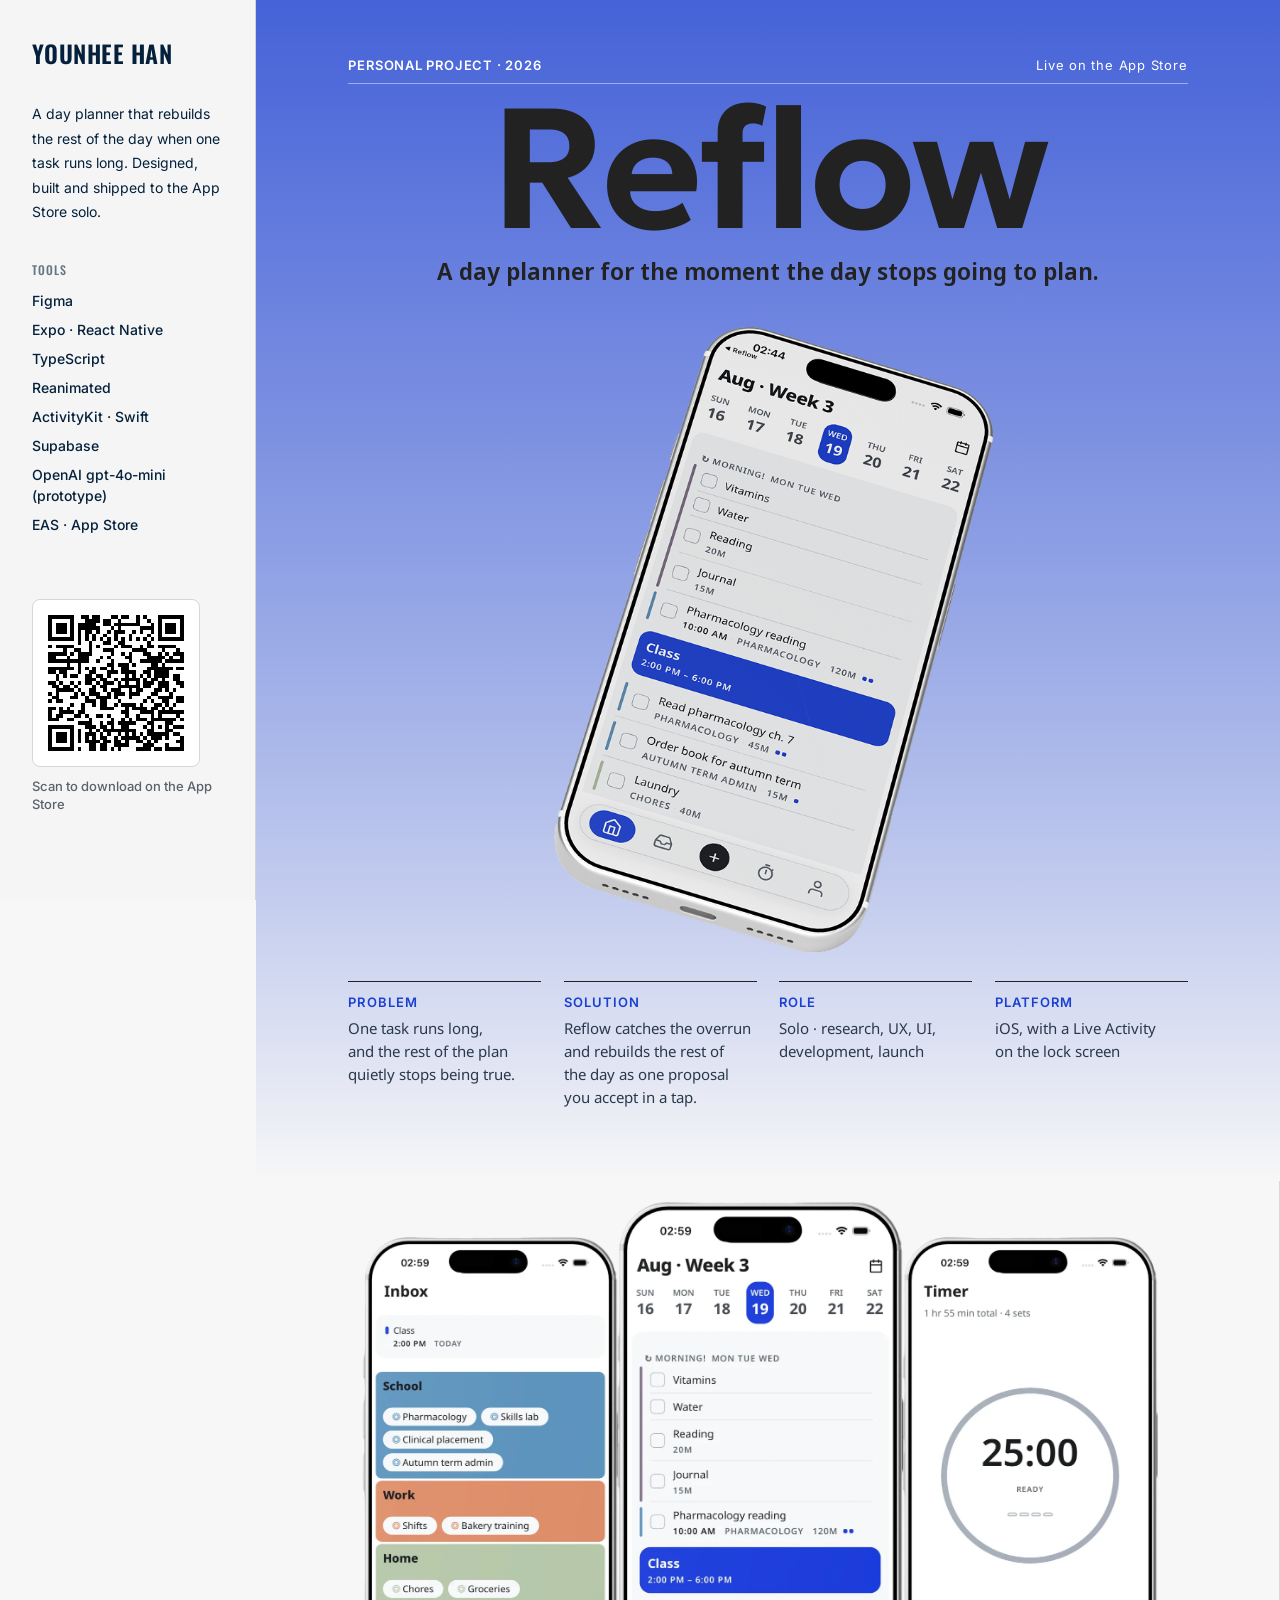
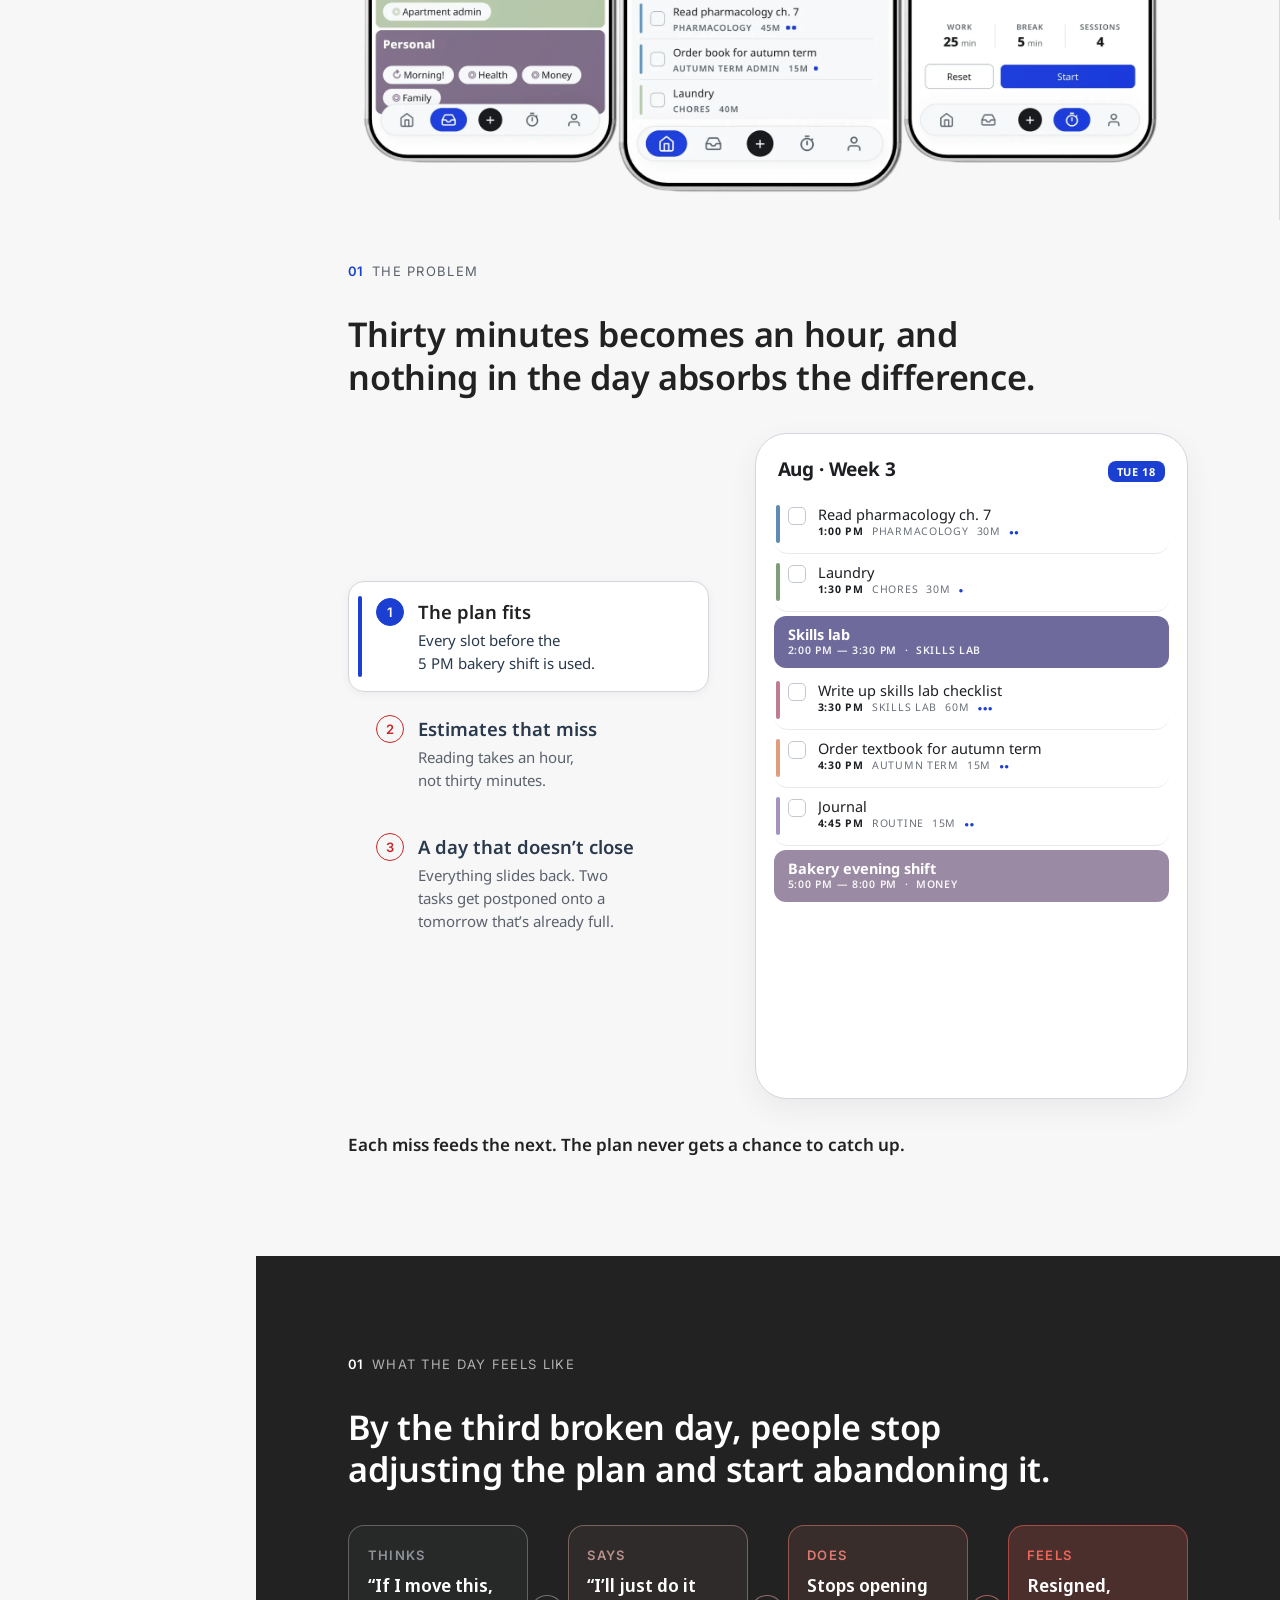
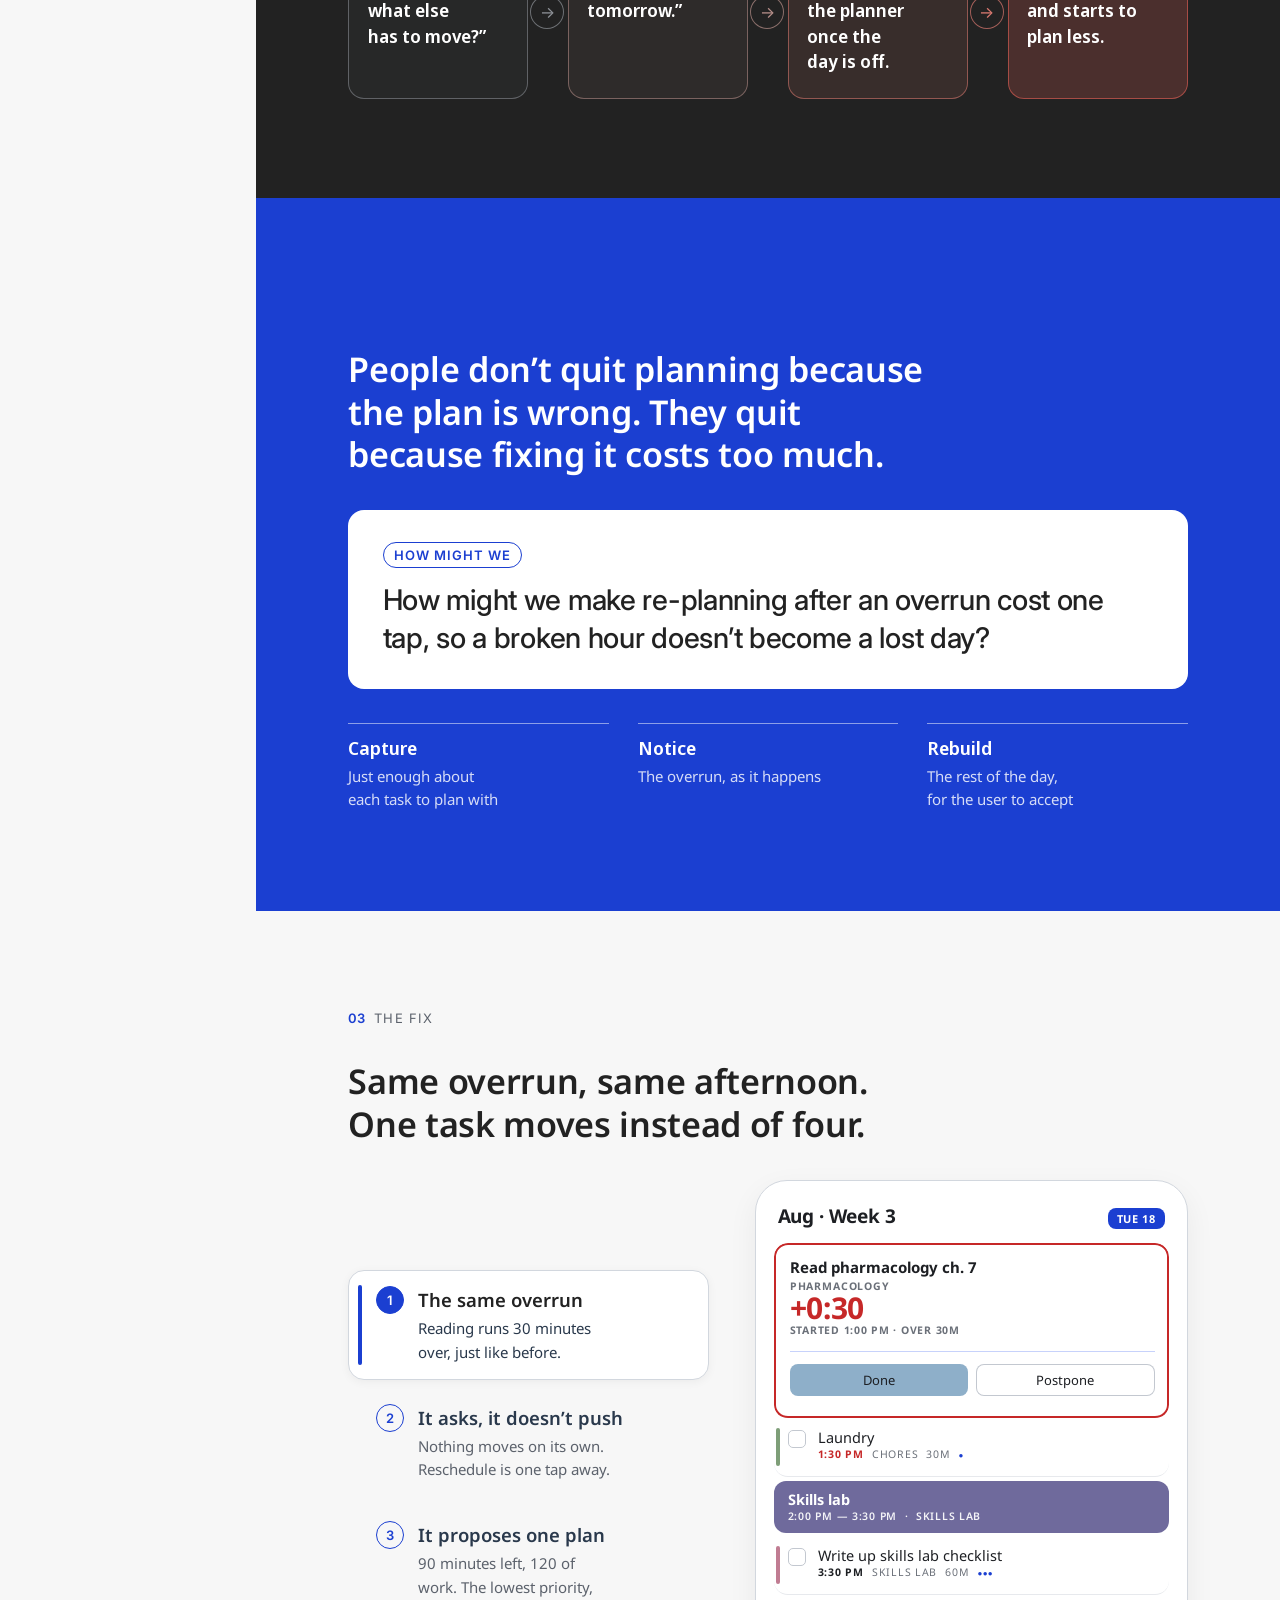
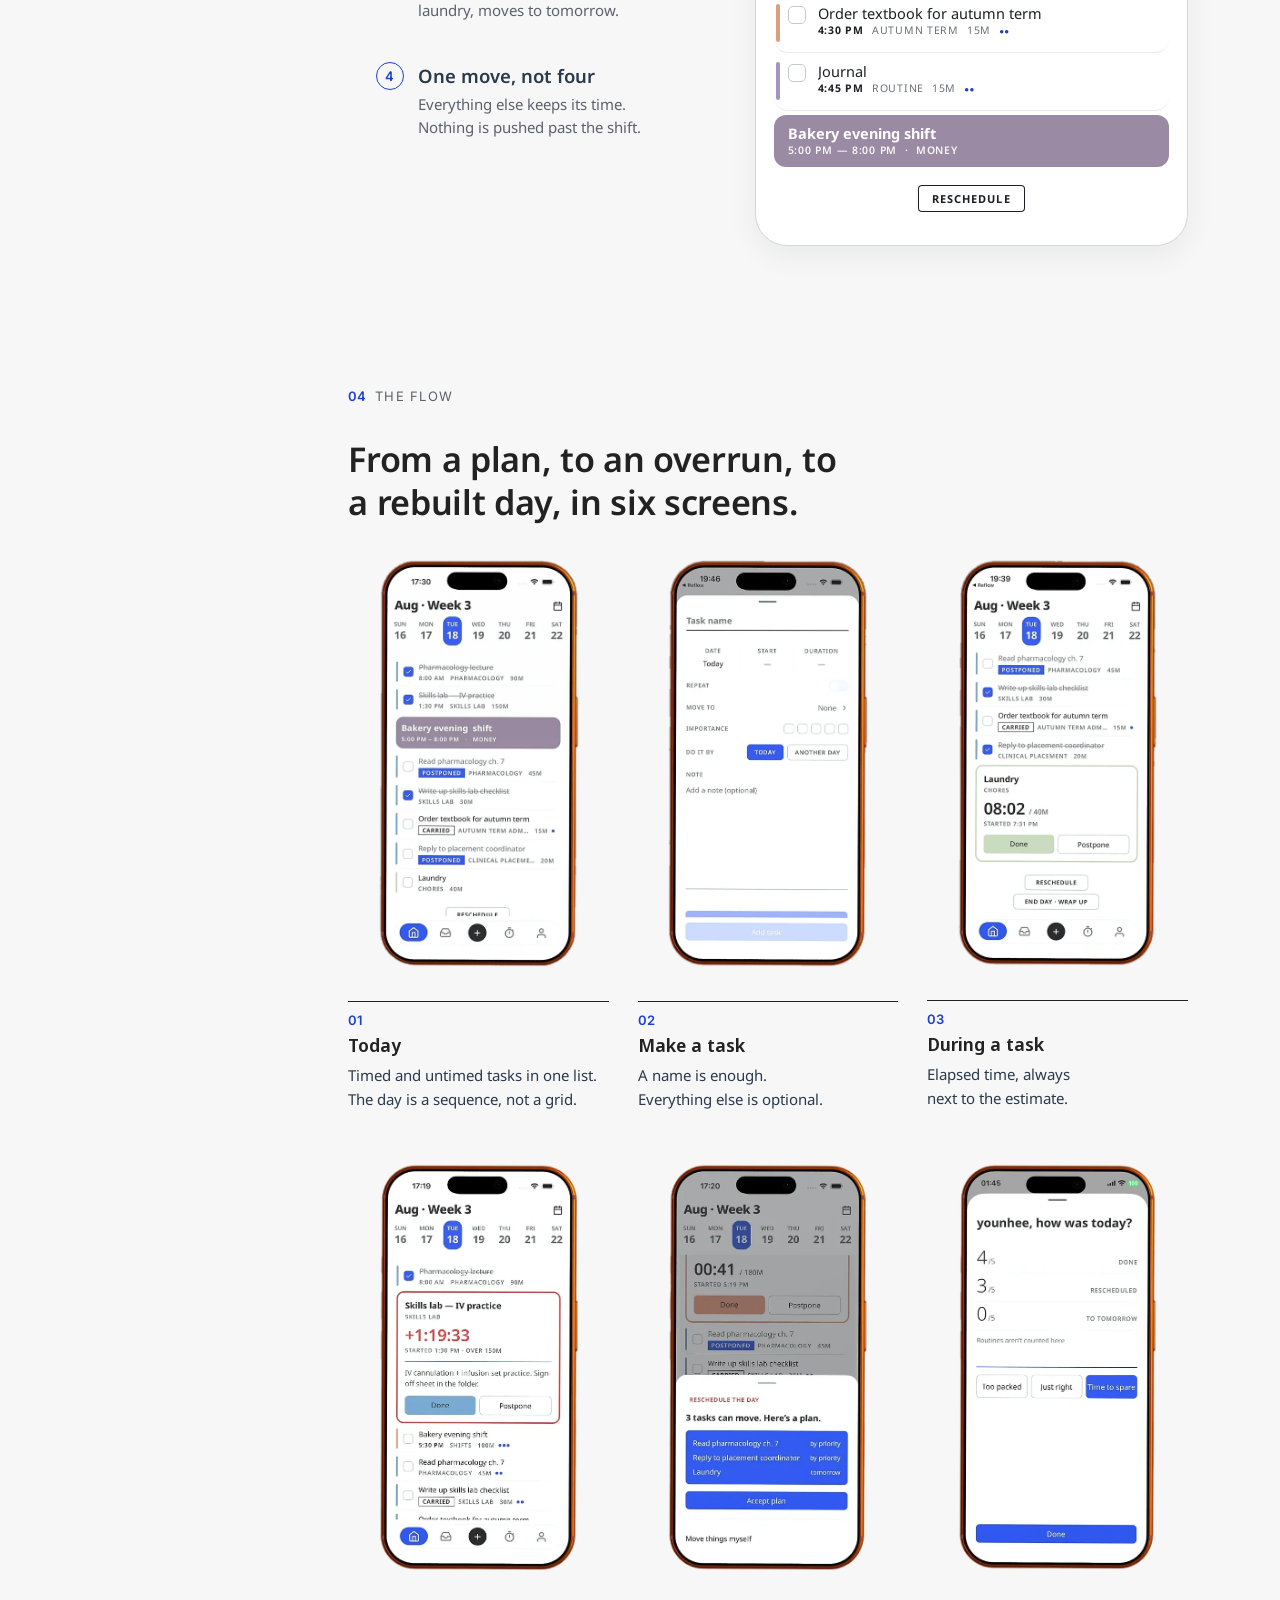
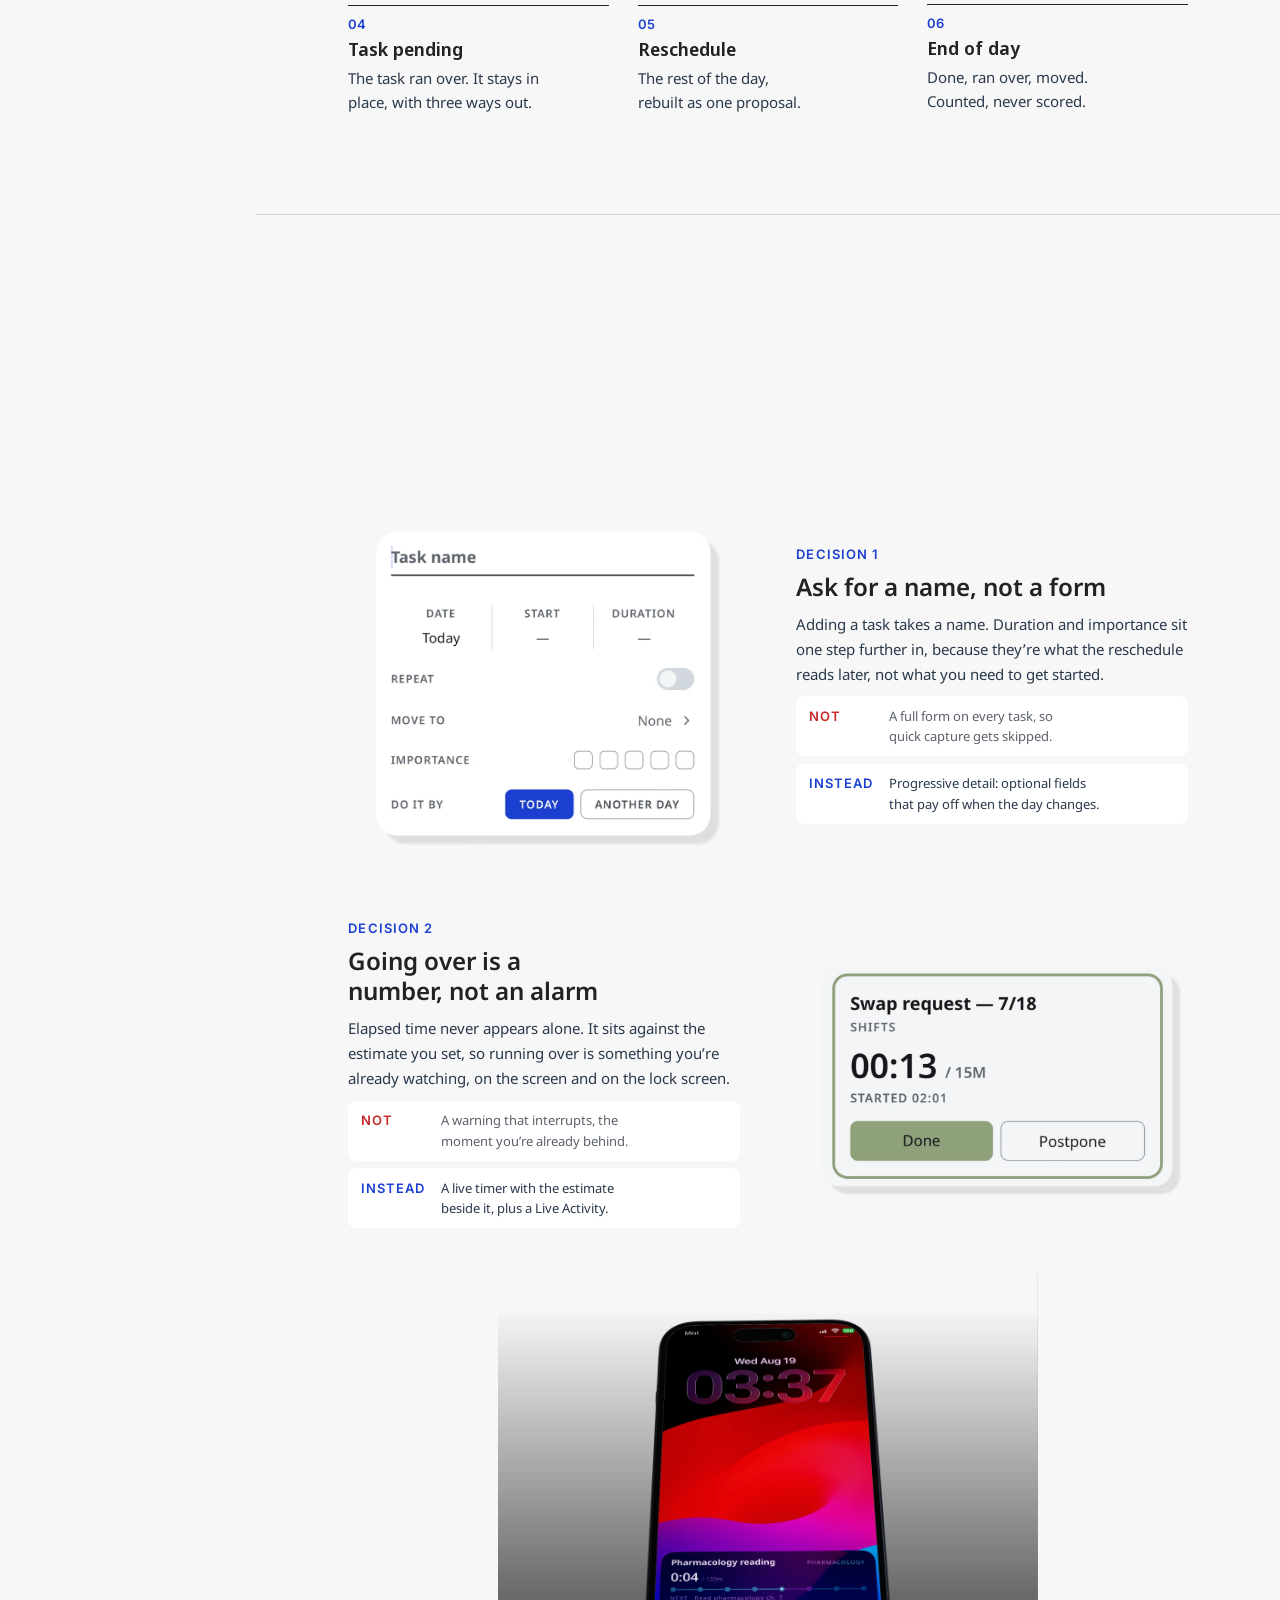
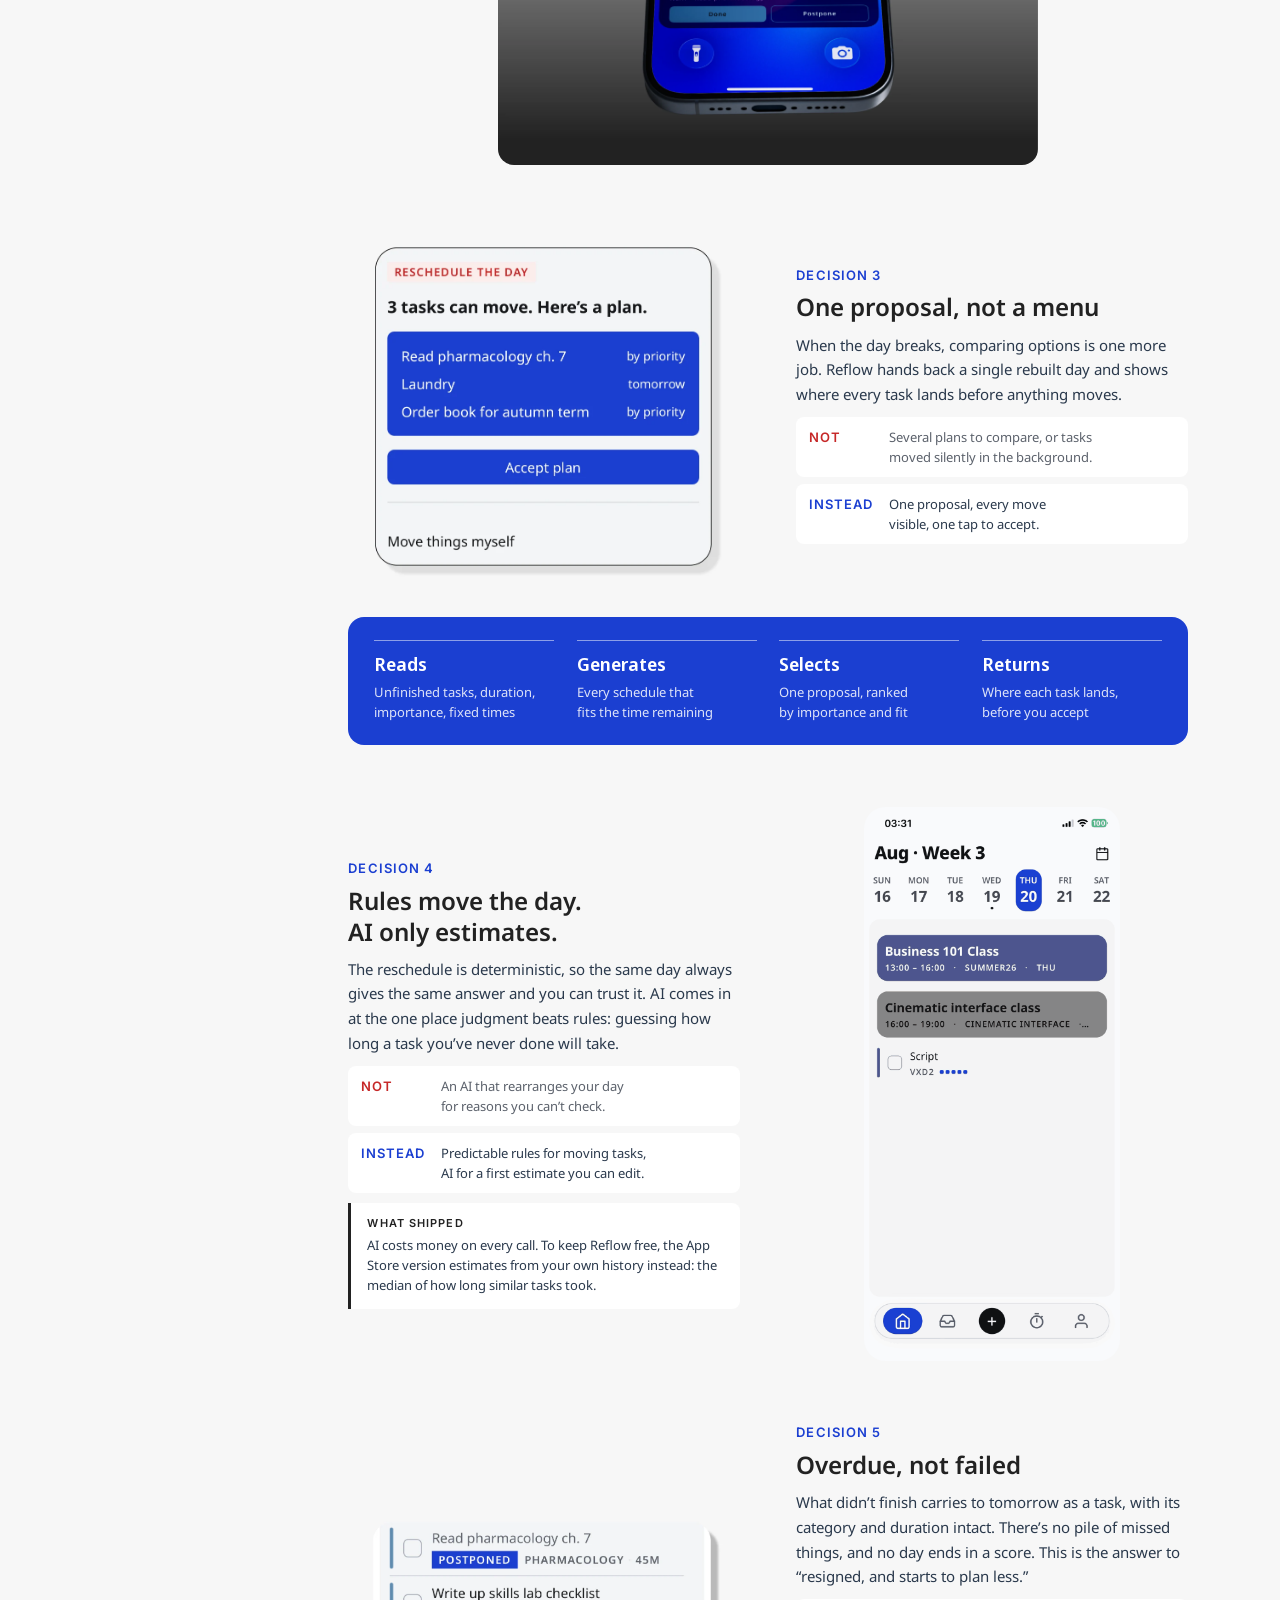
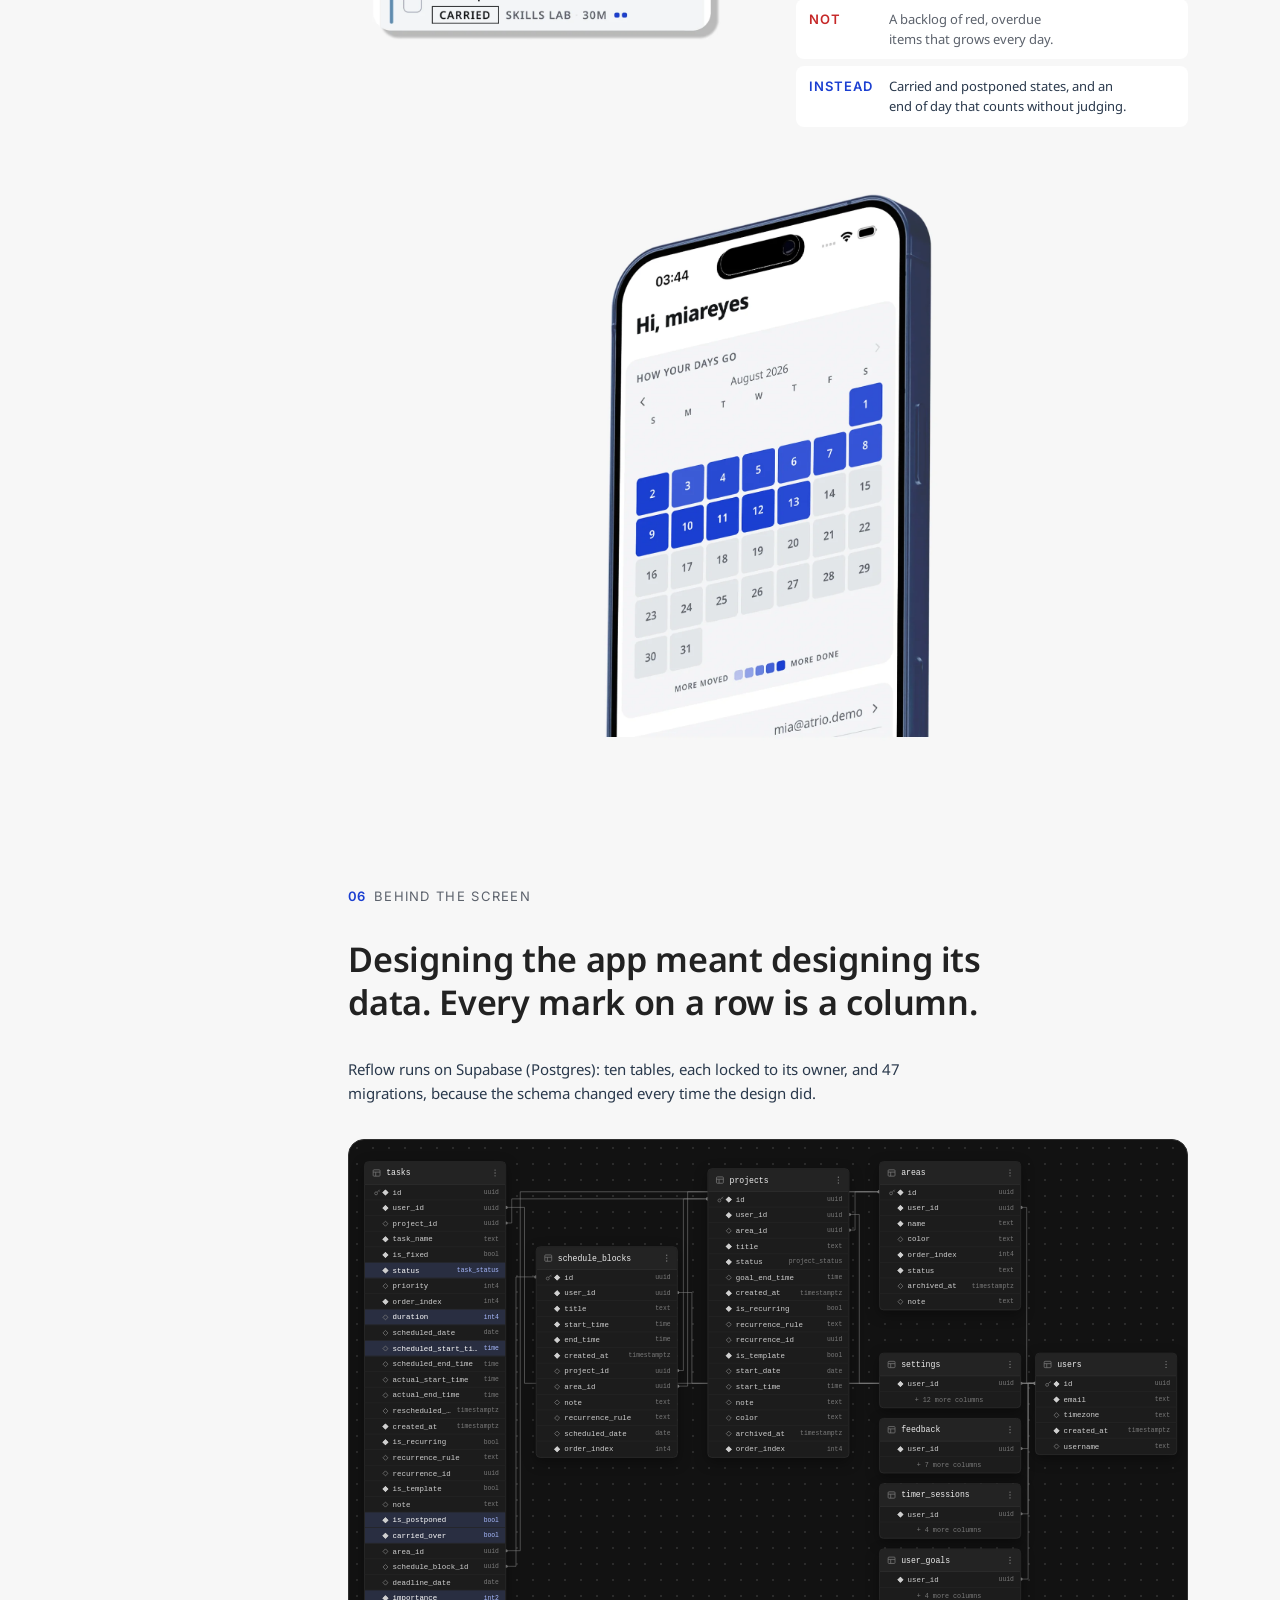
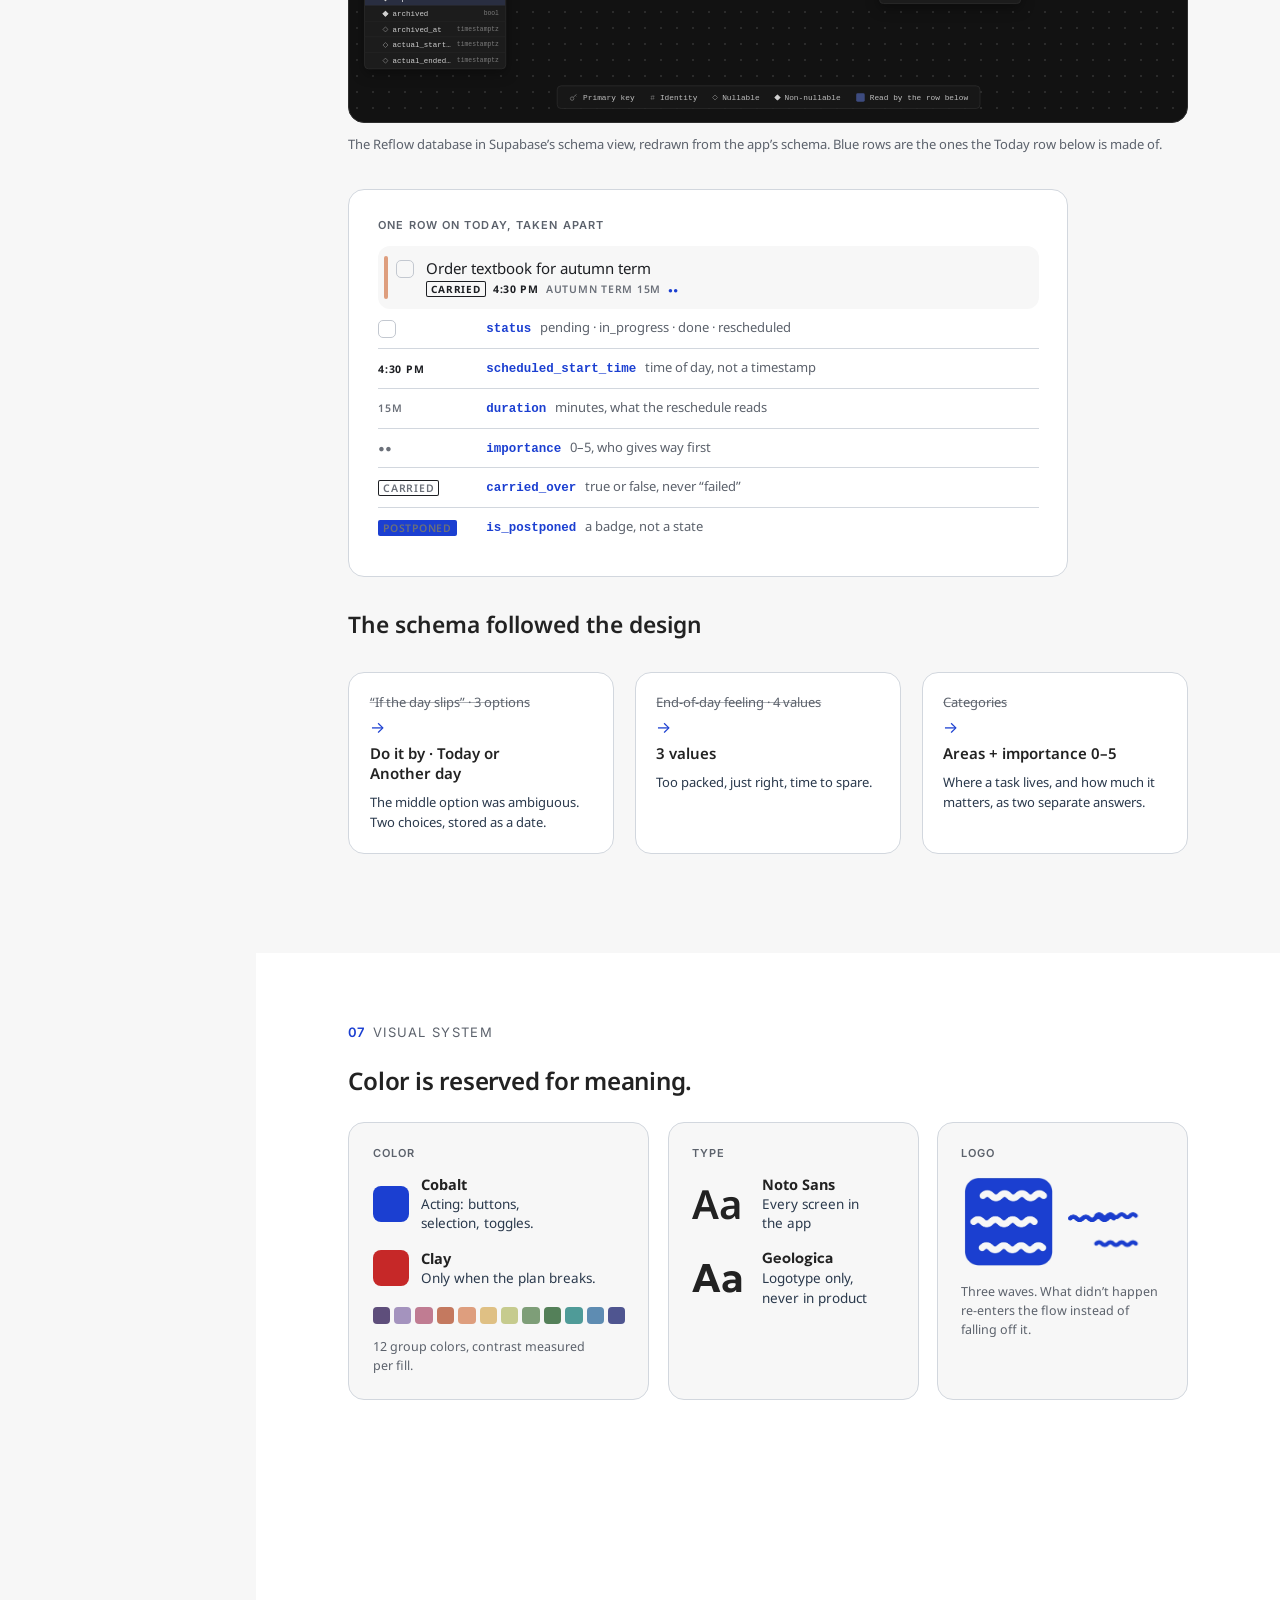
<file: reflow.html>
<!DOCTYPE html>
<html lang="en">
<head>
<meta charset="utf-8"/>
<meta content="width=device-width, initial-scale=1.0" name="viewport"/>
<title>Reflow — Younhee Han</title>

<link rel="preconnect" href="https://fonts.googleapis.com">
<link rel="preconnect" href="https://fonts.gstatic.com" crossorigin>
<link href="https://fonts.googleapis.com/css2?family=Geologica:wght@400;600&family=Inter:wght@400;500;600&family=Noto+Sans+Display:wght@600&family=Noto+Sans:wght@400;500;600;700;800&display=swap" rel="stylesheet">
<link href="css/tokens.css?v=1" rel="stylesheet" type="text/css">
<link href="css/reset.css" rel="stylesheet" type="text/css">
<link href="css/reflow.css?v=29" rel="stylesheet" type="text/css">
<link href="https://fonts.googleapis.com/css2?family=Inter:wght@400;500;600&family=Oswald:wght@400;500;600&display=swap" rel="stylesheet">
<link href="css/shell.css?v=3" rel="stylesheet" type="text/css">
<link href="css/reveal.css?v=1" rel="stylesheet" type="text/css">
</head>

<body>

<div class="shell-sidebar">
<a class="shell-name" href="index.html">Younhee Han</a>
<p class="shell-description">A day planner that rebuilds the rest of the day when one task runs long. Designed, built and shipped to the App Store solo.</p>
<div class="shell-meta">
<p class="shell-label">Tools</p>
<ul class="shell-tools">
    <li>Figma</li>
    <li>Expo &middot; React Native</li>
    <li>TypeScript</li>
    <li>Reanimated</li>
    <li>ActivityKit &middot; Swift</li>
    <li>Supabase</li>
    <li>OpenAI gpt-4o-mini (prototype)</li>
    <li>EAS &middot; App Store</li>
</ul>
</div>
<div class="rf-sidebar-qr">
<a href="https://apps.apple.com/us/app/reflow-planning-recovery/id6811441252" target="_blank" rel="noopener">
<img src="assets/images/reflow/appstore_qr.svg" width="370" height="370" alt="QR code linking to Reflow on the App Store">
<p>Scan to download on the App Store</p>
</a>
</div>
</div>

<!-- The case study is flow layout on a 1440 design grid: every size is the
     design value times --u (one design px), so it scales with the column
     like Day One, and reading text never drops below a legible floor. -->
<div class="rf-viewport shell-main">
<div class="rf-stage">

<!-- ============ 00 · Hero ============ -->
<section class="rf-sec rf-sec--hero">
  <p class="rf-meta-bar"><b>PERSONAL PROJECT &middot; 2026</b><span>Live on the App Store</span></p>
  <h1 class="rf-wordmark">Reflow</h1>
  <p class="rf-tagline">A day planner for the moment the day stops going to plan.</p>
  <img class="rf-hero-phone" src="assets/images/reflow/2 8.png" width="727" height="956" alt="The Today screen on a phone">
  <dl class="rf-facts">
    <div><dt>PROBLEM</dt><dd>One task runs long, and the rest of the plan quietly stops being true.</dd></div>
    <div><dt>SOLUTION</dt><dd>Reflow catches the overrun and rebuilds the rest of the day as one proposal you accept in a tap.</dd></div>
    <div><dt>ROLE</dt><dd>Solo &middot; research, UX, UI, development, launch</dd></div>
    <div><dt>PLATFORM</dt><dd>iOS, with a Live Activity on the lock screen</dd></div>
  </dl>
</section>

<section class="rf-sec rf-sec--light rf-sec--flush">
  <img class="rf-bleed" src="assets/images/reflow/cs-three-phones.webp" width="2368" height="1479" loading="lazy" alt="Three Reflow screens: inbox grouped by area, the week view with today's tasks, and a focus timer">
</section>

<!-- ============ 01 · The problem ============ -->
<section class="rf-sec rf-sec--light">
  <p class="rf-eyebrow"><b>01</b><span>THE PROBLEM</span></p>
  <h2 class="rf-h2">Thirty minutes becomes an hour, and nothing in the day absorbs the difference.</h2>
  <!-- TODO(evidence): add how the problem was researched (who, how many,
       method), e.g. a kicker line like Day One's "We interviewed ...". -->
  <!-- One afternoon, three moments. The timeline is drawn by js/reflow-day.js;
       the steps stay in HTML so they read fine without it. -->
  <div class="tl" data-tl>
    <ol class="tl-steps">
      <li><button type="button" class="tl-step" data-state="plan">
        <span class="tl-step-n">1</span>
        <span class="tl-step-text"><strong>The plan fits</strong><em>Every slot before the 5&nbsp;PM bakery shift is used.</em></span>
      </button></li>
      <li><button type="button" class="tl-step" data-state="overrun">
        <span class="tl-step-n tl-step-n--clay">2</span>
        <span class="tl-step-text"><strong>Estimates that miss</strong><em>Reading takes an hour, not thirty minutes.</em></span>
      </button></li>
      <li><button type="button" class="tl-step" data-state="cascade">
        <span class="tl-step-n tl-step-n--clay">3</span>
        <span class="tl-step-text"><strong>A day that doesn&rsquo;t close</strong><em>Everything slides back. Two tasks get postponed onto a tomorrow that&rsquo;s already full.</em></span>
      </button></li>
    </ol>
    <div class="tl-board" aria-hidden="true"></div>
  </div>
  <p class="rf-kicker">Each miss feeds the next. The plan never gets a chance to catch up.</p>
</section>

<section class="rf-sec rf-sec--dark">
  <p class="rf-eyebrow"><b>01</b><span>WHAT THE DAY FEELS LIKE</span></p>
  <h2 class="rf-h2">By the third broken day, people stop adjusting the plan and start abandoning it.</h2>
  <!-- The empathy map, cut to its strongest line per quadrant and read in
       order: each step is one more move away from the planner. -->
  <ol class="rf-feel">
    <li class="rf-feel-step">
      <span class="rf-feel-label">Thinks</span>
      <p>&ldquo;If I move this, what else has&nbsp;to&nbsp;move?&rdquo;</p>
    </li>
    <li class="rf-feel-step">
      <span class="rf-feel-label">Says</span>
      <p>&ldquo;I&rsquo;ll just do it tomorrow.&rdquo;</p>
    </li>
    <li class="rf-feel-step">
      <span class="rf-feel-label">Does</span>
      <p>Stops opening the planner once the day is&nbsp;off.</p>
    </li>
    <li class="rf-feel-step rf-feel-step--end">
      <span class="rf-feel-label">Feels</span>
      <p>Resigned, and starts to plan less.</p>
    </li>
  </ol>
</section>

<!-- ============ 02 · Insight + HMW ============ -->
<section class="rf-sec rf-sec--cobalt">
  <p class="rf-eyebrow"><b>02</b><span>THE INSIGHT</span></p>
  <h2 class="rf-h2">People don&rsquo;t quit planning because the plan is wrong. They quit because fixing it costs too much.</h2>
  <div class="rf-hmw">
    <span class="rf-badge">HOW MIGHT WE</span>
    <p class="rf-hmw-text">How might we make re-planning after an overrun cost one tap, so a broken hour doesn&rsquo;t become a lost day?</p>
  </div>
  <div class="rf-cols3 rf-pillars">
    <div class="rf-pillar"><b>Capture</b><span>Just enough about each task to plan with</span></div>
    <div class="rf-pillar"><b>Notice</b><span>The overrun, as it happens</span></div>
    <div class="rf-pillar"><b>Rebuild</b><span>The rest of the day, for the user to accept</span></div>
  </div>
</section>

<!-- ============ 03 · The same day, with Reflow ============ -->
<section class="rf-sec rf-sec--light">
  <p class="rf-eyebrow"><b>03</b><span>THE FIX</span></p>
  <h2 class="rf-h2">Same overrun, same afternoon. One task moves instead of four.</h2>
  <div class="tl" data-tl>
    <ol class="tl-steps">
      <li><button type="button" class="tl-step" data-state="same">
        <span class="tl-step-n">1</span>
        <span class="tl-step-text"><strong>The same overrun</strong><em>Reading runs 30 minutes over, just like before.</em></span>
      </button></li>
      <li><button type="button" class="tl-step" data-state="ask">
        <span class="tl-step-n">2</span>
        <span class="tl-step-text"><strong>It asks, it doesn&rsquo;t push</strong><em>Nothing moves on its own. Reschedule is one tap away.</em></span>
      </button></li>
      <li><button type="button" class="tl-step" data-state="propose">
        <span class="tl-step-n">3</span>
        <span class="tl-step-text"><strong>It proposes one plan</strong><em>90 minutes left, 120 of work. The lowest priority, laundry, moves to tomorrow.</em></span>
      </button></li>
      <li><button type="button" class="tl-step" data-state="result">
        <span class="tl-step-n">4</span>
        <span class="tl-step-text"><strong>One move, not four</strong><em>Everything else keeps its time. Nothing is pushed past the shift.</em></span>
      </button></li>
    </ol>
    <div class="tl-board" aria-hidden="true"></div>
  </div>
</section>

<!-- ============ 04 · The flow ============ -->
<section class="rf-sec rf-sec--light">
  <p class="rf-eyebrow"><b>04</b><span>THE FLOW</span></p>
  <h2 class="rf-h2">From a plan, to an overrun, to a rebuilt day, in six screens.</h2>
  <!-- Each screen sits directly above its own caption, so phone and words
       stay paired at every width. -->
  <ol class="rf-cols3 rf-path">
    <li>
      <img src="assets/images/reflow/cs-path-1@2x.webp" width="892" height="1804" loading="lazy" alt="Today list with timed and untimed tasks, a fixed bakery shift and postponed and carried tags">
      <b>01</b><strong>Today</strong><span>Timed and untimed tasks in one list. The day is a sequence, not a grid.</span>
    </li>
    <li>
      <img src="assets/images/reflow/cs-path-2@2x.webp" width="894" height="1808" loading="lazy" alt="Task entry sheet with a name field and optional date, start, duration, importance and do-it-by">
      <b>02</b><strong>Make a task</strong><span>A name is enough. Everything else is optional.</span>
    </li>
    <li>
      <img src="assets/images/reflow/cs-path-3@2x.webp" width="896" height="1808" loading="lazy" alt="A running task card: 08:02 elapsed against a 40 minute estimate, with Done and Postpone">
      <b>03</b><strong>During a task</strong><span>Elapsed time, always next to the estimate.</span>
    </li>
    <li>
      <img src="assets/images/reflow/cs-path-4@2x.webp" width="894" height="1806" loading="lazy" alt="A task running 1 hour 19 minutes over, outlined in red, with Done and Postpone">
      <b>04</b><strong>Task pending</strong><span>The task ran over. It stays in place, with three ways out.</span>
    </li>
    <li>
      <img src="assets/images/reflow/cs-path-5@2x.webp" width="894" height="1806" loading="lazy" alt="Reschedule sheet: three tasks can move, each with where it lands, and Accept plan">
      <b>05</b><strong>Reschedule</strong><span>The rest of the day, rebuilt as one proposal.</span>
    </li>
    <li>
      <img src="assets/images/reflow/cs-path-6@2x.webp" width="896" height="1806" loading="lazy" alt="End-of-day check-in: four done, three rescheduled, none to tomorrow">
      <b>06</b><strong>End of day</strong><span>Done, ran over, moved. Counted, never scored.</span>
    </li>
  </ol>
</section>

<!-- ============ 05 · Design decisions ============ -->
<section class="rf-sec rf-sec--light rf-sec--decisions">
  <p class="rf-eyebrow"><b>05</b><span>DESIGN DECISIONS</span></p>
  <h2 class="rf-h2">Every screen follows one rule: the day can change, but the user decides.</h2>

  <article class="rf-dec">
    <div class="rf-dec-media"><img src="assets/images/reflow/cs-card-entry.webp" width="921" height="813" loading="lazy" alt="Task entry card with date, start, duration, repeat, importance and a Today / Another day choice"></div>
    <div class="rf-dec-text">
      <p class="rf-dec-num">DECISION 1</p>
      <h3 class="rf-dec-title">Ask for a name, not a form</h3>
      <p class="rf-dec-body">Adding a task takes a name. Duration and importance sit one step further in, because they&rsquo;re what the reschedule reads later, not what you need to get started.</p>
      <dl class="rf-vs">
        <div class="rf-vs-not"><dt>NOT</dt><dd>A full form on every task, so quick capture gets skipped.</dd></div>
        <div class="rf-vs-yes"><dt>INSTEAD</dt><dd>Progressive detail: optional fields that pay off when the day changes.</dd></div>
      </dl>
    </div>
  </article>

  <article class="rf-dec rf-dec--flip">
    <div class="rf-dec-media"><img src="assets/images/reflow/cs-card-swap.webp" width="1036" height="665" loading="lazy" alt="Focus card for a running task: 00:13 elapsed against a 15 minute estimate, with Done and Postpone"></div>
    <div class="rf-dec-text">
      <p class="rf-dec-num">DECISION 2</p>
      <h3 class="rf-dec-title">Going over is a number, not an alarm</h3>
      <p class="rf-dec-body">Elapsed time never appears alone. It sits against the estimate you set, so running over is something you&rsquo;re already watching, on the screen and on the lock screen.</p>
      <dl class="rf-vs">
        <div class="rf-vs-not"><dt>NOT</dt><dd>A warning that interrupts, the moment you&rsquo;re already behind.</dd></div>
        <div class="rf-vs-yes"><dt>INSTEAD</dt><dd>A live timer with the estimate beside it, plus a Live Activity.</dd></div>
      </dl>
    </div>
  </article>
  <figure class="rf-frame rf-frame--wide"><img src="assets/images/reflow/cs-lockscreen.webp" width="2368" height="2203" loading="lazy" alt="iPhone lock screen with a Live Activity tracking the current task timer"></figure>

  <article class="rf-dec">
    <div class="rf-dec-media"><img src="assets/images/reflow/cs-card-reschedule.webp" width="921" height="838" loading="lazy" alt="Reschedule card: three tasks can move, each with where it lands, and an Accept plan button"></div>
    <div class="rf-dec-text">
      <p class="rf-dec-num">DECISION 3</p>
      <h3 class="rf-dec-title">One proposal, not a menu</h3>
      <p class="rf-dec-body">When the day breaks, comparing options is one more job. Reflow hands back a single rebuilt day and shows where every task lands before anything moves.</p>
      <dl class="rf-vs">
        <div class="rf-vs-not"><dt>NOT</dt><dd>Several plans to compare, or tasks moved silently in the background.</dd></div>
        <div class="rf-vs-yes"><dt>INSTEAD</dt><dd>One proposal, every move visible, one tap to accept.</dd></div>
      </dl>
    </div>
  </article>
  <ol class="rf-cols4 rf-engine">
    <li><b>Reads</b><span>Unfinished tasks, duration, importance, fixed times</span></li>
    <li><b>Generates</b><span>Every schedule that fits the time remaining</span></li>
    <li><b>Selects</b><span>One proposal, ranked by importance and fit</span></li>
    <li><b>Returns</b><span>Where each task lands, before you accept</span></li>
  </ol>

  <article class="rf-dec rf-dec--flip">
    <div class="rf-dec-media rf-dec-media--phone"><img src="assets/images/reflow/AIgif-clean.gif" width="810" height="1753" loading="lazy" alt="Screen recording: naming a task, letting Reflow estimate how long it will take, and adding it to the day"></div>
    <div class="rf-dec-text">
      <p class="rf-dec-num">DECISION 4</p>
      <h3 class="rf-dec-title">Rules move the day. AI only estimates.</h3>
      <p class="rf-dec-body">The reschedule is deterministic, so the same day always gives the same answer and you can trust it. AI comes in at the one place judgment beats rules: guessing how long a task you&rsquo;ve never done will take.</p>
      <dl class="rf-vs">
        <div class="rf-vs-not"><dt>NOT</dt><dd>An AI that rearranges your day for reasons you can&rsquo;t check.</dd></div>
        <div class="rf-vs-yes"><dt>INSTEAD</dt><dd>Predictable rules for moving tasks, AI for a first estimate you can edit.</dd></div>
      </dl>
      <!-- The class prototype used AI; the App Store build doesn't. -->
      <p class="rf-shipped"><b>WHAT SHIPPED</b> AI costs money on every call. To keep Reflow free, the App Store version estimates from your own history instead: the median of how long similar tasks took.</p>
    </div>
  </article>

  <article class="rf-dec">
    <div class="rf-dec-media"><img src="assets/images/reflow/cs-rows-carried.webp" width="1053" height="386" loading="lazy" alt="Task rows marked Postponed and Carried, each keeping its category and duration"></div>
    <div class="rf-dec-text">
      <p class="rf-dec-num">DECISION 5</p>
      <h3 class="rf-dec-title">Overdue, not failed</h3>
      <p class="rf-dec-body">What didn&rsquo;t finish carries to tomorrow as a task, with its category and duration intact. There&rsquo;s no pile of missed things, and no day ends in a score. This is the answer to &ldquo;resigned, and starts to plan less.&rdquo;</p>
      <dl class="rf-vs">
        <div class="rf-vs-not"><dt>NOT</dt><dd>A backlog of red, overdue items that grows every day.</dd></div>
        <div class="rf-vs-yes"><dt>INSTEAD</dt><dd>Carried and postponed states, and an end of day that counts without judging.</dd></div>
      </dl>
    </div>
  </article>
  <figure class="rf-frame rf-frame--plain"><img src="assets/images/reflow/cs-tilt-profile.webp" width="1069" height="1570" loading="lazy" alt="Profile screen with a month calendar showing how the user's days went"></figure>
</section>

<!-- ============ 06 · Behind the screen: the data ============ -->
<!-- Schema facts are from the app's own supabase/schema.sql and migrations. -->
<section class="rf-sec rf-sec--light rf-sec--data">
  <p class="rf-eyebrow"><b>06</b><span>BEHIND THE SCREEN</span></p>
  <h2 class="rf-h2">Designing the app meant designing its data. Every mark on a row is a column.</h2>
  <p class="rf-note">Reflow runs on Supabase (Postgres): ten tables, each locked to its owner, and 47 migrations, because the schema changed every time the design did.</p>

  <!-- The real schema, drawn the way Supabase's schema visualizer shows it
       (js/reflow-canvas.js). -->
  <figure class="sb">
    <div class="sb-canvas" data-sb-canvas role="img" aria-label="Supabase schema view of the Reflow database: tasks, schedule_blocks, projects, areas and users with every column and type, foreign keys drawn as lines into users, areas, projects and schedule_blocks; settings, feedback, timer_sessions and user_goals shown folded"></div>
    <figcaption>The Reflow database in Supabase&rsquo;s schema view, redrawn from the app&rsquo;s schema. Blue rows are the ones the Today row below is made of.</figcaption>
  </figure>

  <div class="db">
    <!-- One row from the Today screen, taken apart. -->
    <div class="db-anatomy">
      <p class="db-kicker">One row on Today, taken apart</p>
      <div class="db-sample" aria-hidden="true">
        <span class="db-s-bar"></span><span class="db-s-check"></span>
        <span class="db-s-body"><span class="db-s-title">Order textbook for autumn term</span>
        <span class="db-s-meta"><i class="db-s-tag">CARRIED</i><b>4:30 PM</b> AUTUMN TERM 15M <em>&#9679;&#9679;</em></span></span>
      </div>
      <dl class="db-map-list">
        <div><dt><span class="db-t db-t--check"></span></dt><dd><code>status</code> pending &middot; in_progress &middot; done &middot; rescheduled</dd></div>
        <div><dt><b class="db-t">4:30 PM</b></dt><dd><code>scheduled_start_time</code> time of day, not a timestamp</dd></div>
        <div><dt><span class="db-t">15M</span></dt><dd><code>duration</code> minutes, what the reschedule reads</dd></div>
        <div><dt><em class="db-t db-t--dots">&#9679;&#9679;</em></dt><dd><code>importance</code> 0&ndash;5, who gives way first</dd></div>
        <div><dt><i class="db-t db-t--tag">CARRIED</i></dt><dd><code>carried_over</code> true or false, never &ldquo;failed&rdquo;</dd></div>
        <div><dt><i class="db-t db-t--fill">POSTPONED</i></dt><dd><code>is_postponed</code> a badge, not a state</dd></div>
      </dl>
    </div>
  </div>

  <h3 class="rf-h3">The schema followed the design</h3>
  <ol class="db-changes">
    <li><span class="db-was">&ldquo;If the day slips&rdquo; &middot; 3 options</span><span class="db-to" aria-hidden="true">&rarr;</span><span class="db-now">Do it by &middot; Today or Another day</span><em>The middle option was ambiguous. Two choices, stored as a date.</em></li>
    <li><span class="db-was">End-of-day feeling &middot; 4 values</span><span class="db-to" aria-hidden="true">&rarr;</span><span class="db-now">3 values</span><em>Too packed, just right, time to spare.</em></li>
    <li><span class="db-was">Categories</span><span class="db-to" aria-hidden="true">&rarr;</span><span class="db-now">Areas + importance 0&ndash;5</span><em>Where a task lives, and how much it matters, as two separate answers.</em></li>
  </ol>
</section>

<!-- ============ 07 · Visual system (compact) ============ -->
<section class="rf-sec rf-sec--white rf-sec--vsys">
  <p class="rf-eyebrow"><b>07</b><span>VISUAL SYSTEM</span></p>
  <h2 class="rf-h2 rf-h2--sm">Color is reserved for meaning.</h2>
  <div class="vs">
    <div class="vs-card">
      <p class="vs-label">Color</p>
      <div class="vs-key"><i style="background:#1b3fd1"></i><p><b>Cobalt</b> Acting: buttons, selection, toggles.</p></div>
      <div class="vs-key"><i style="background:#c62828"></i><p><b>Clay</b> Only when the plan breaks.</p></div>
      <div class="vs-groups" aria-label="Twelve group colors">
        <i style="background:#5E4E7B"></i><i style="background:#A493BE"></i><i style="background:#C07C92"></i><i style="background:#C4795F"></i><i style="background:#DE9E7E"></i><i style="background:#DFC084"></i><i style="background:#C6CB8E"></i><i style="background:#7E9E78"></i><i style="background:#548059"></i><i style="background:#4F9B98"></i><i style="background:#5E8CB2"></i><i style="background:#4F5590"></i>
      </div>
      <p class="vs-note">12 group colors, contrast measured per fill.</p>
    </div>
    <div class="vs-card">
      <p class="vs-label">Type</p>
      <div class="vs-face"><span class="vs-aa">Aa</span><p><b>Noto Sans</b> Every screen in the app</p></div>
      <div class="vs-face"><span class="vs-aa rf-geo">Aa</span><p><b class="rf-geo">Geologica</b> Logotype only, never in product</p></div>
    </div>
    <div class="vs-card">
      <p class="vs-label">Logo</p>
      <div class="vs-logo">
        <img src="assets/images/reflow/cs-logo-b.webp" width="483" height="483" loading="lazy" alt="Reflow app icon: three white waves on cobalt blue">
        <img src="assets/images/reflow/logomotion.gif" width="1548" height="1546" loading="lazy" alt="The mark in motion: the top wave drops into the middle and the rest make room">
      </div>
      <p class="vs-note">Three waves. What didn&rsquo;t happen re-enters the flow instead of falling off it.</p>
    </div>
  </div>
</section>

</div>
</div>

<script src="js/reflow-schema.js?v=1" defer></script>
<script src="js/reflow-canvas.js?v=1" defer></script>
<script src="js/reflow-day.js?v=18" defer></script>
<script src="js/reveal.js?v=6" defer></script>
</body>
</html>
</file>
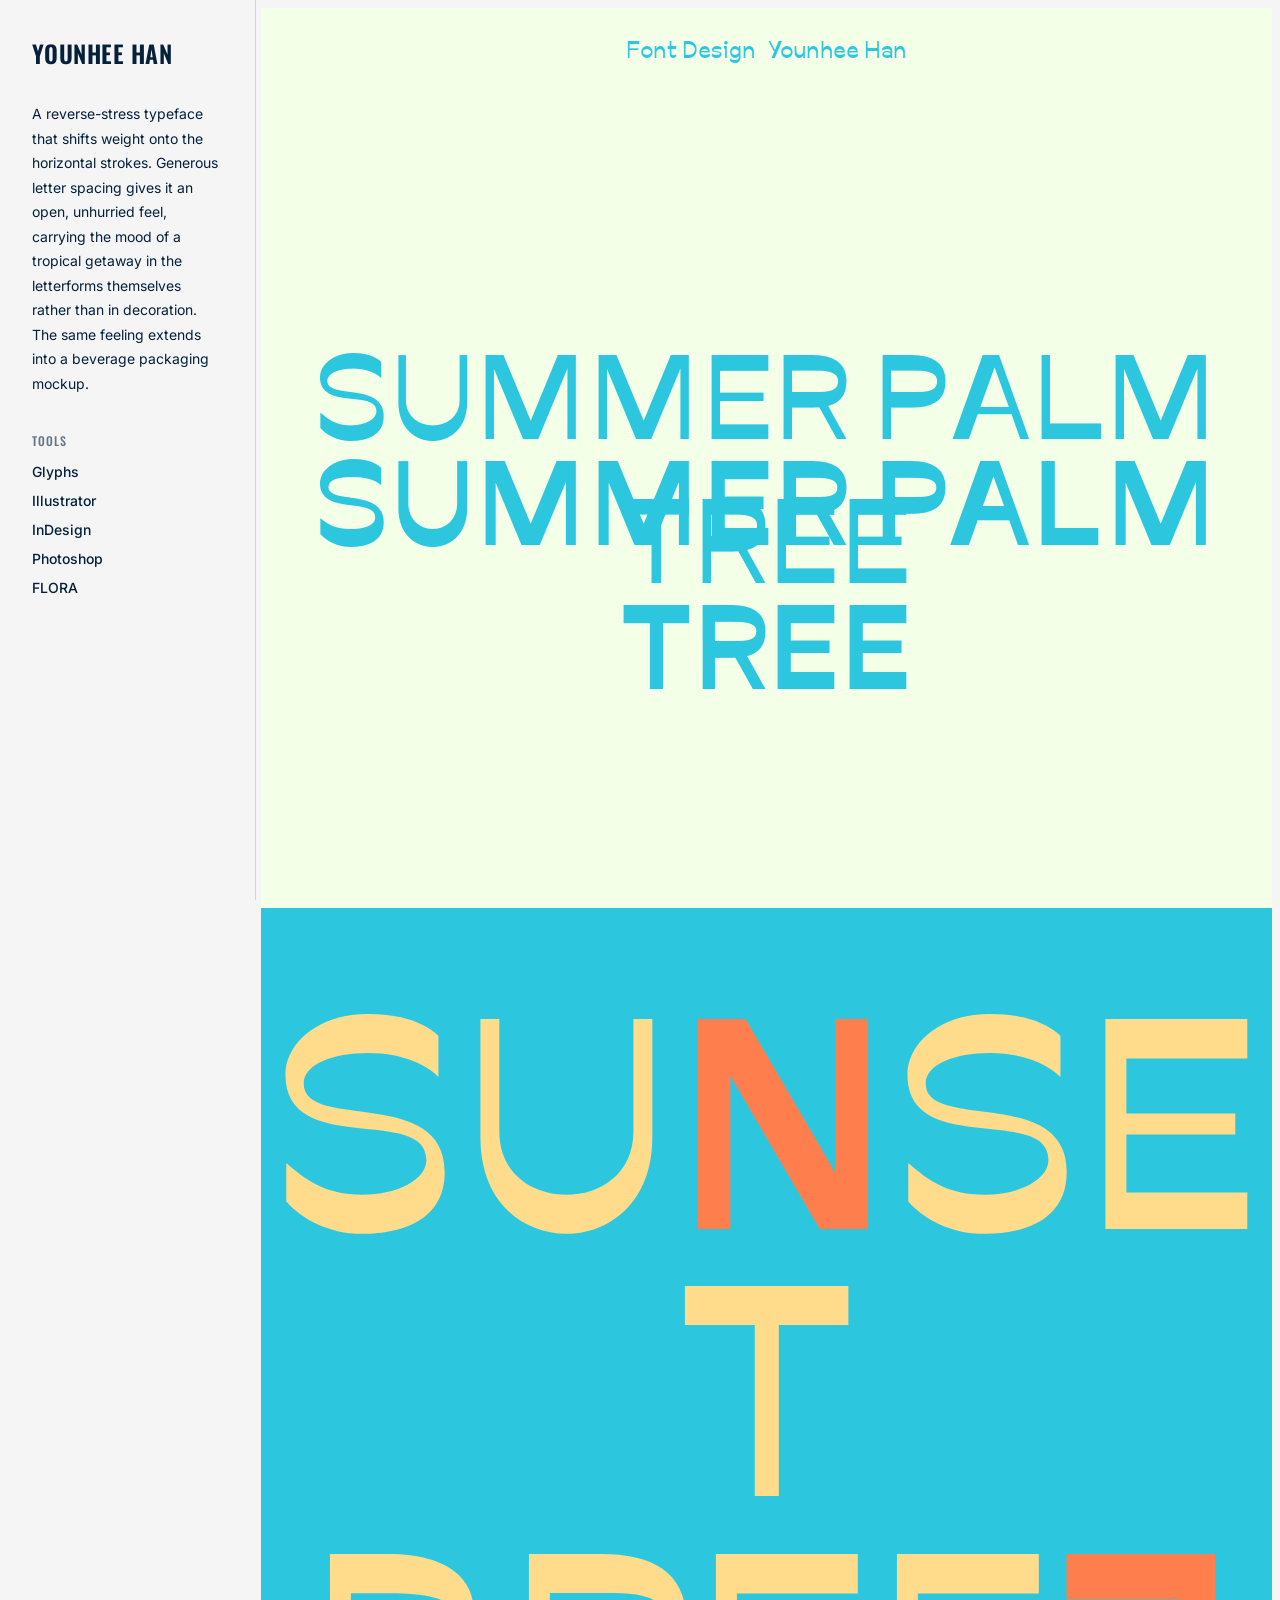
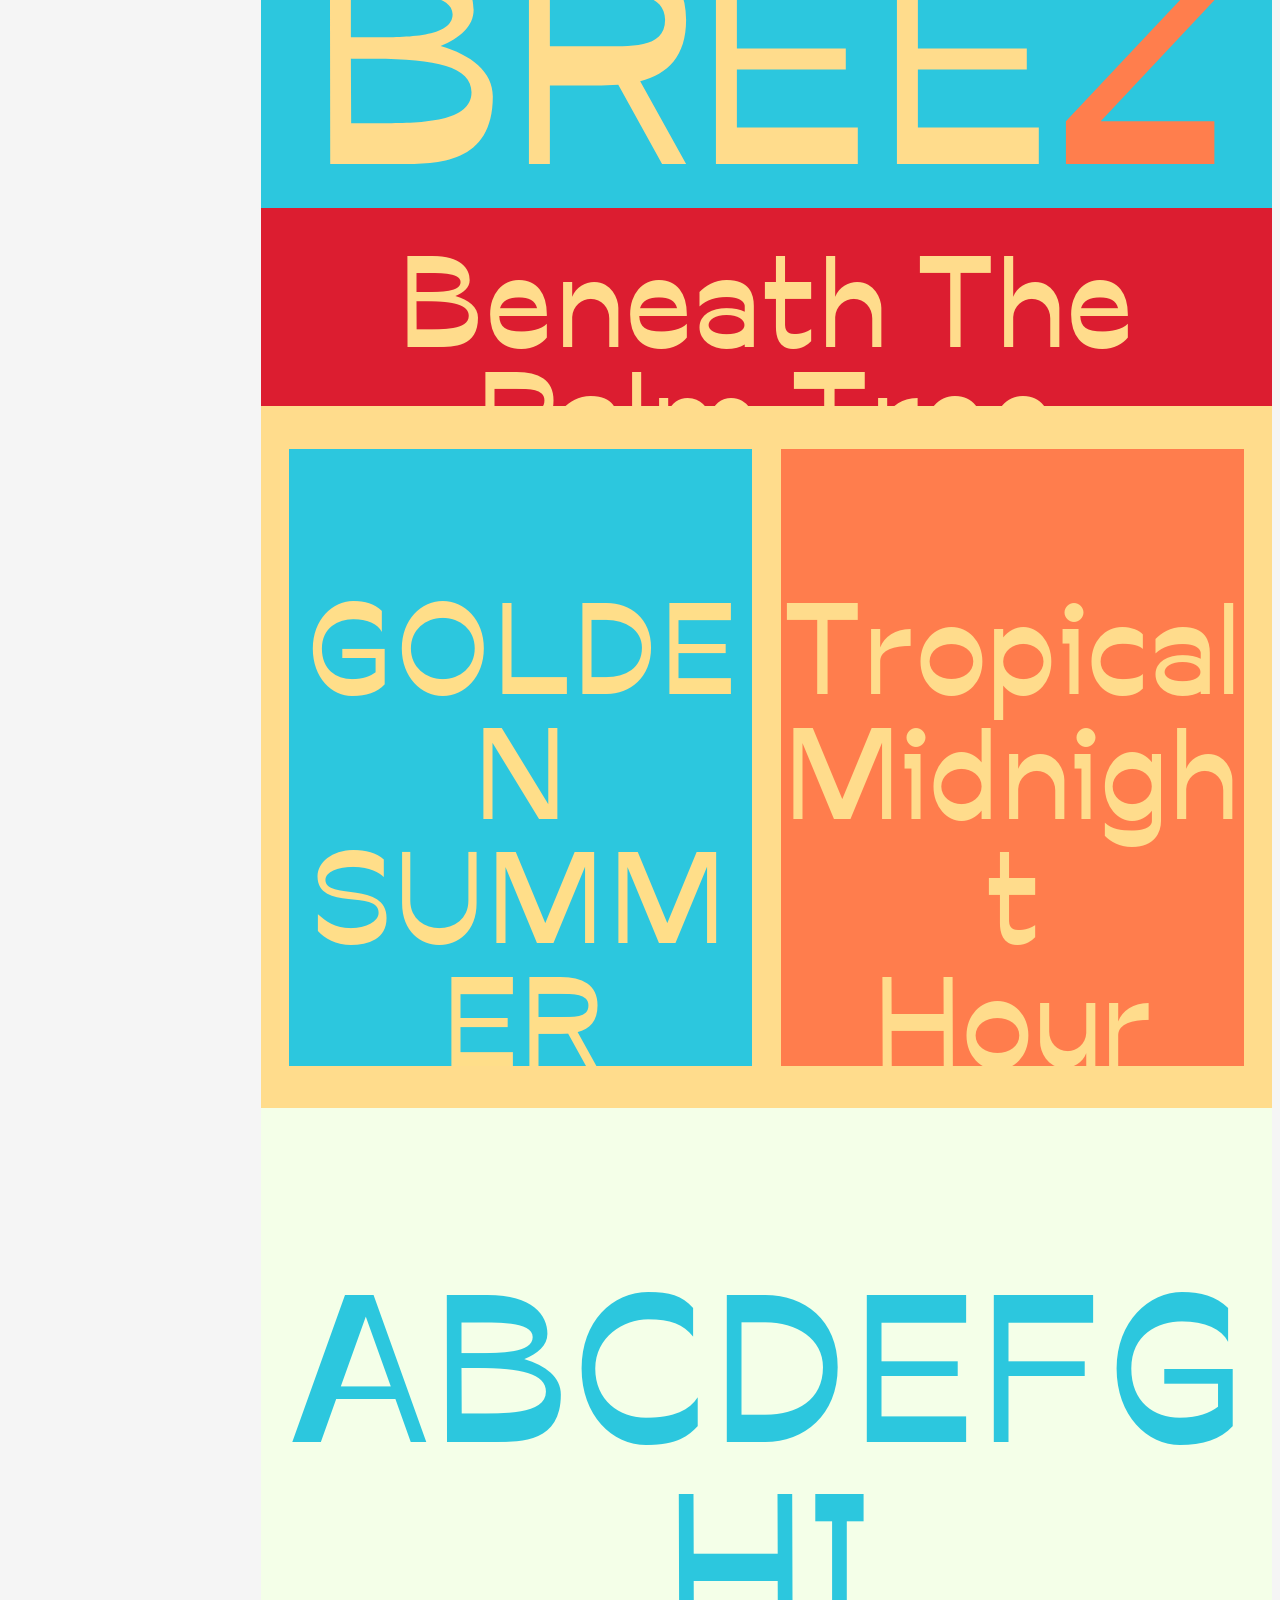
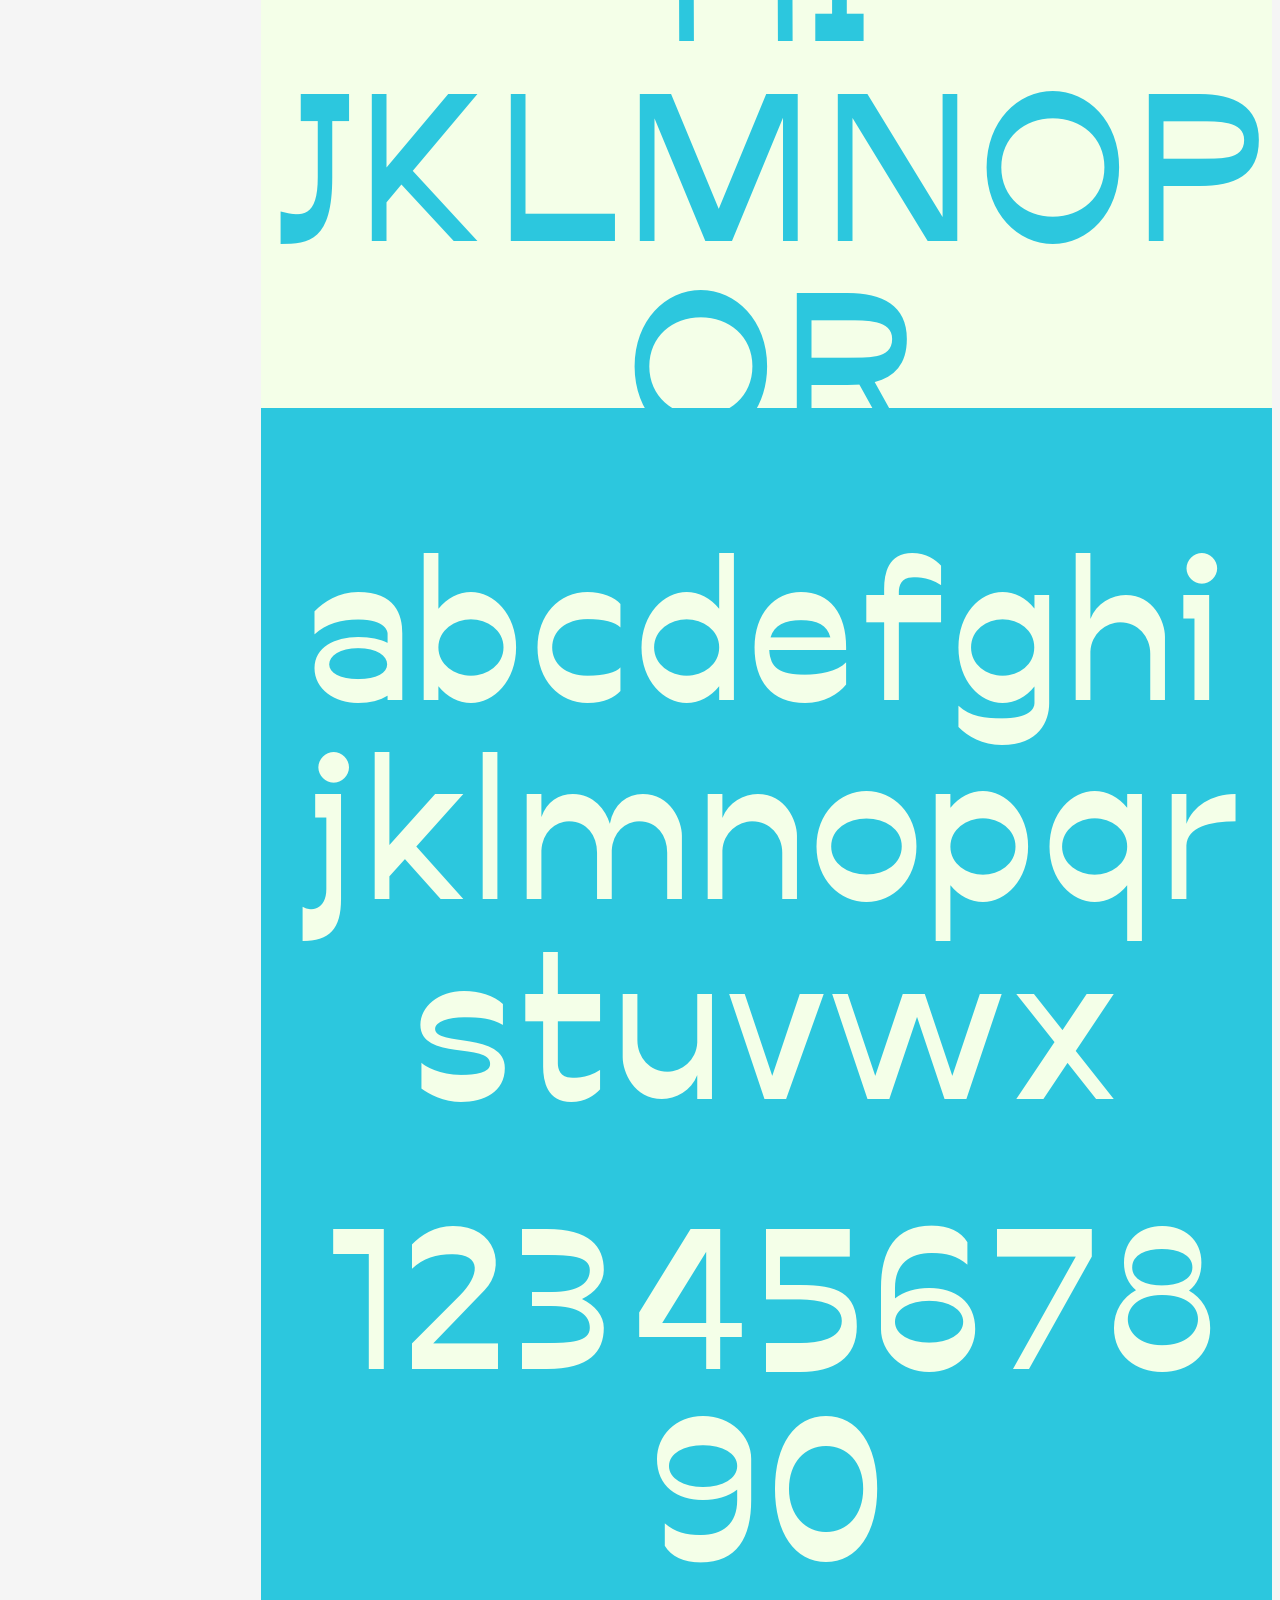
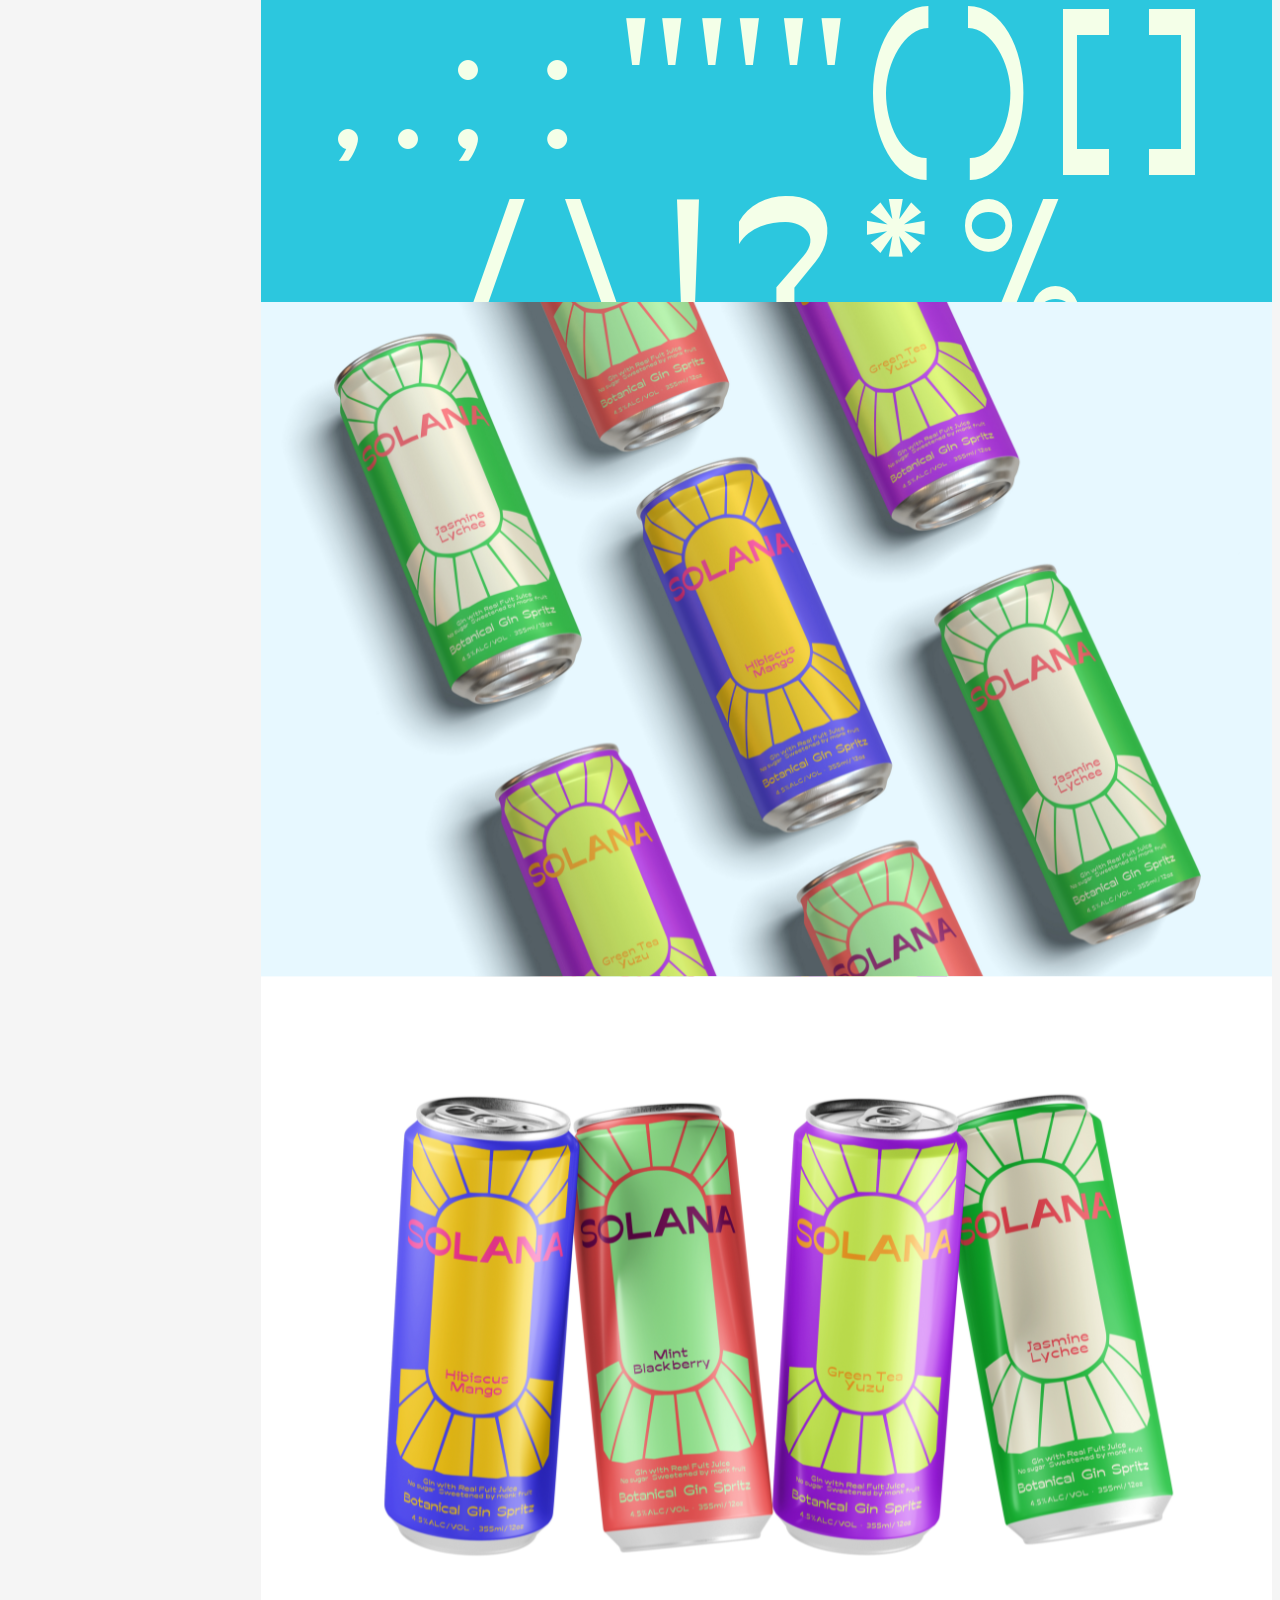
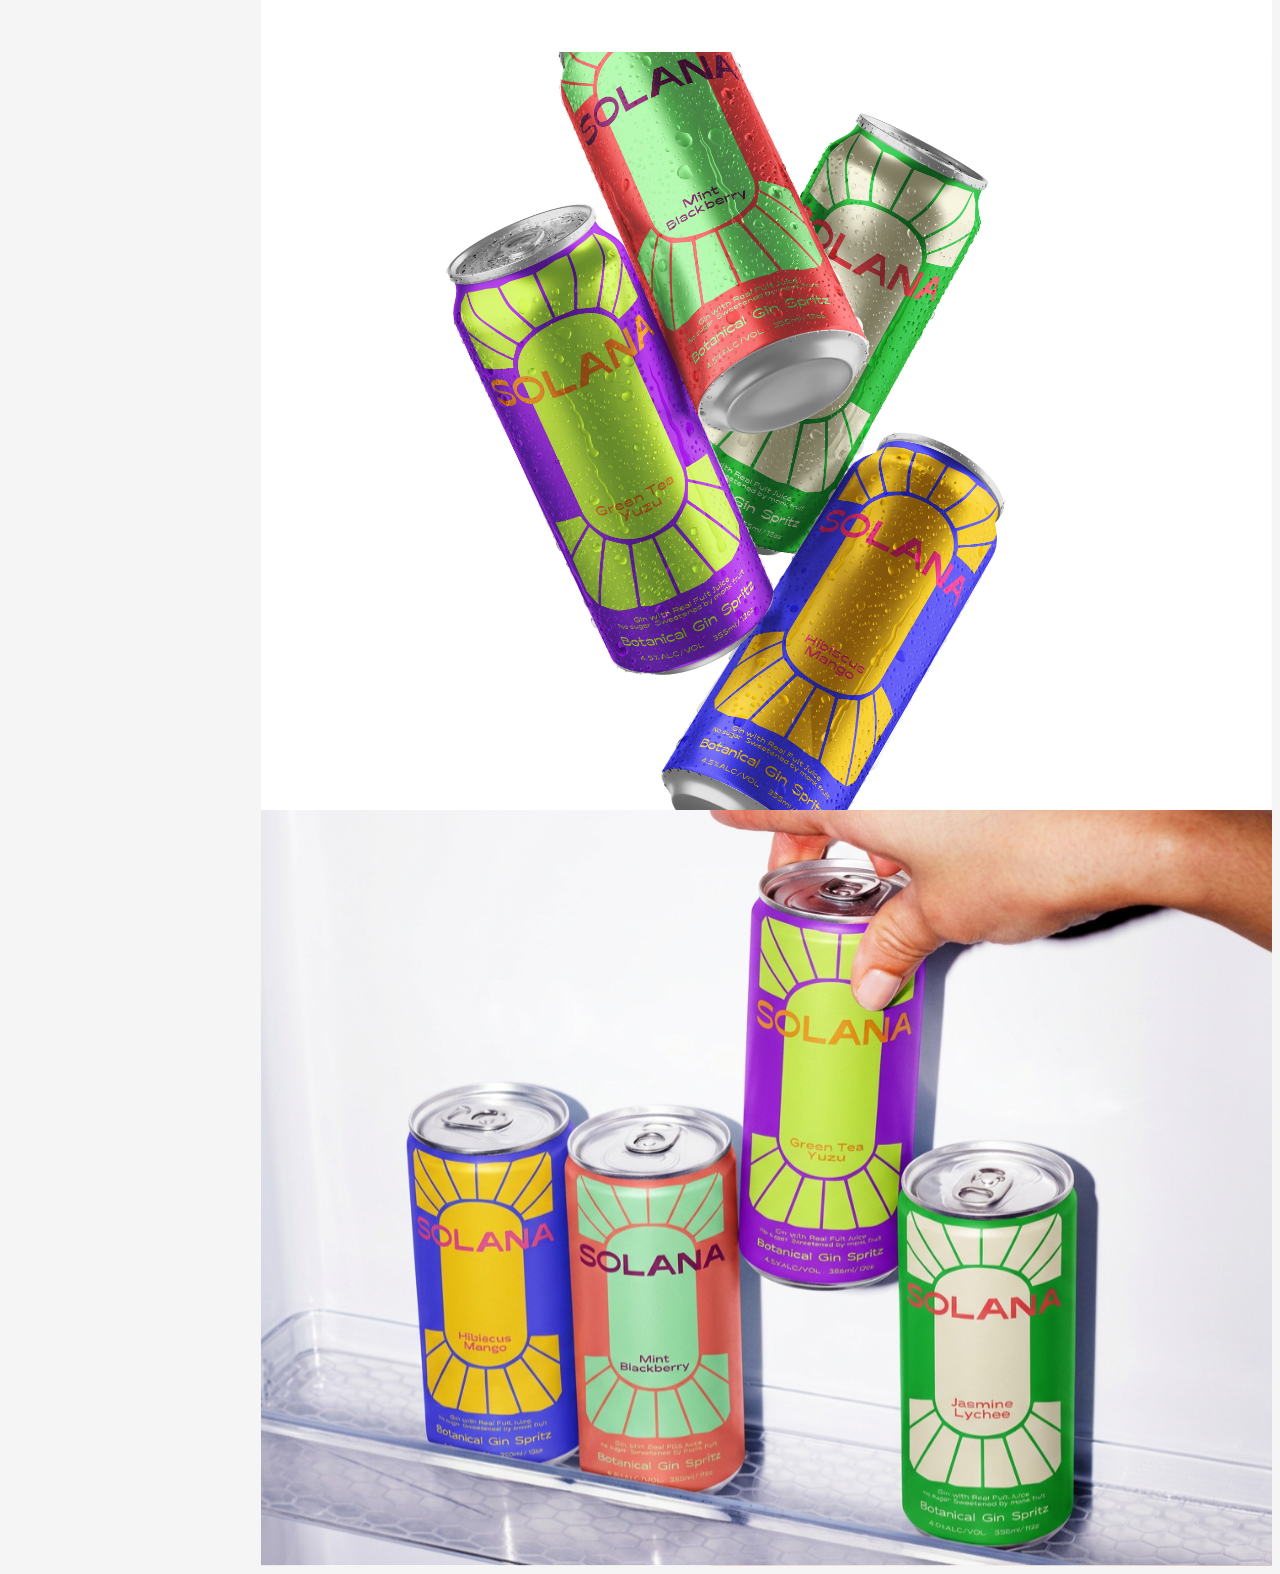
<file: summerpalmtree.html>
<!DOCTYPE html>
<html lang="en">
<head>
    <meta charset="UTF-8">
    <meta name="viewport" content="width=device-width, initial-scale=1.0">
    <title>Summer Palm Tree — Younhee Han</title>

    <link rel="preconnect" href="https://fonts.googleapis.com">
<link rel="preconnect" href="https://fonts.gstatic.com" crossorigin>
<link href="https://fonts.googleapis.com/css2?family=Inter:ital,opsz,wght@0,14..32,100..900;1,14..32,100..900&display=swap" rel="stylesheet">
<link href="css/tokens.css?v=1" rel="stylesheet" type="text/css">
    <link rel="stylesheet" href="css/summerpalmtree.css?v=2">
<link href="https://fonts.googleapis.com/css2?family=Inter:wght@400;500;600&family=Oswald:wght@400;500;600&display=swap" rel="stylesheet">
<link href="css/shell.css?v=3" rel="stylesheet" type="text/css">
<link href="css/reveal.css?v=1" rel="stylesheet" type="text/css">
</head>
<body>

<div class="shell-sidebar">
  <a class="shell-name" href="index.html">Younhee Han</a>
  <p class="shell-description">A reverse-stress typeface that shifts weight onto the horizontal strokes. Generous letter spacing gives it an open, unhurried feel, carrying the mood of a tropical getaway in the letterforms themselves rather than in decoration. The same feeling extends into a beverage packaging mockup.</p>
  <div class="shell-meta">
  <p class="shell-label">Tools</p>
  <ul class="shell-tools">
    <li>Glyphs</li>
    <li>Illustrator</li>
    <li>InDesign</li>
    <li>Photoshop</li>
    <li>FLORA</li>
  </ul>
</div>
</div>

<div class="spt-page shell-main">

  <div class="spt-section spt-hero">
    <div class="spt-hero-meta-top">
      <div class="spt-hero-meta">Font Design</div>
      <div class="spt-hero-meta">Younhee Han </div>
    </div>

    <div class="spt-hero-title spt-hero-title--regular spt-desktop-only">SUMMER PALM TREE</div>
    <div class="spt-hero-title spt-hero-title--bold spt-desktop-only">SUMMER PALM TREE</div>

    <div class="spt-hero-title-group spt-mobile-only">
      <div class="spt-hero-title-word spt-hero-title-word--regular">SUMMER</div>
      <div class="spt-hero-title-word spt-hero-title-word--bold">PALM</div>
      <div class="spt-hero-title-word spt-hero-title-word--regular">TREE</div>
    </div>

    <div class="spt-hero-meta-bottom">
      <div class="spt-hero-meta">Reverse - Contrast</div>
      <div class="spt-hero-meta">+ Packaging Design</div>
    </div>
  </div>

  <div class="spt-section spt-sunset">
    <div class="spt-sunset-text">
      <span class="spt-font-regular">SU</span><span class="spt-font-bold">N</span><span class="spt-font-regular">SET<br/>BREE</span><span class="spt-font-bold">Z</span><span class="spt-font-regular">E<br/>I</span><span class="spt-font-bold">S</span><span class="spt-font-regular">LAND</span>
    </div>
  </div>

  <div class="spt-section spt-palmtree">
    <div class="spt-palmtree-header">
      <div class="spt-palmtree-header-text">Beneath The <br class="spt-palmtree-header-break"/>Palm Tree</div>
    </div>
    <div class="spt-palmtree-box spt-palmtree-box--blue">
      <div class="spt-palmtree-box-text">GOLDEN<br/>SUMMER<br/>RITUAL</div>
    </div>
    <div class="spt-palmtree-box spt-palmtree-box--orange">
      <div class="spt-palmtree-box-text">Tropical<br/>Midnight<br/>Hour</div>
    </div>
  </div>

  <div class="spt-section spt-alphabet--light">
    <div class="spt-alphabet-text">ABCDEFGHI <br class="spt-alphabet-break"/>JKLMNOPQR <br class="spt-alphabet-break"/>STUVWX</div>
  </div>

  <div class="spt-section spt-alphabet--dark">
    <div class="spt-alphabet-text">ABCDEFGHI <br class="spt-alphabet-break"/>JKLMNOPQR <br class="spt-alphabet-break"/>STUVWX</div>
  </div>

  <div class="spt-section spt-numbers">
    <div class="spt-numbers-text">1234567890<br/>,.;:''""()[]<br/>/\!?*%</div>
  </div>

  <img class="spt-img" src="assets/images/fdmockup/mockup1.svg" alt="fontdesignmockup1" />
  <img class="spt-img" src="assets/images/fdmockup/mockup2.svg" alt="fontdesignmockup2" />
  <img class="spt-img" src="assets/images/fdmockup/mockup3.svg" alt="fontdesignmockup3" />
  <img class="spt-img" src="assets/images/fdmockup/mockup4.svg" alt="fontdesignmockup4" />
  
</div>

<script src="js/reveal.js?v=6" defer></script>
</body>
</html>
</file>
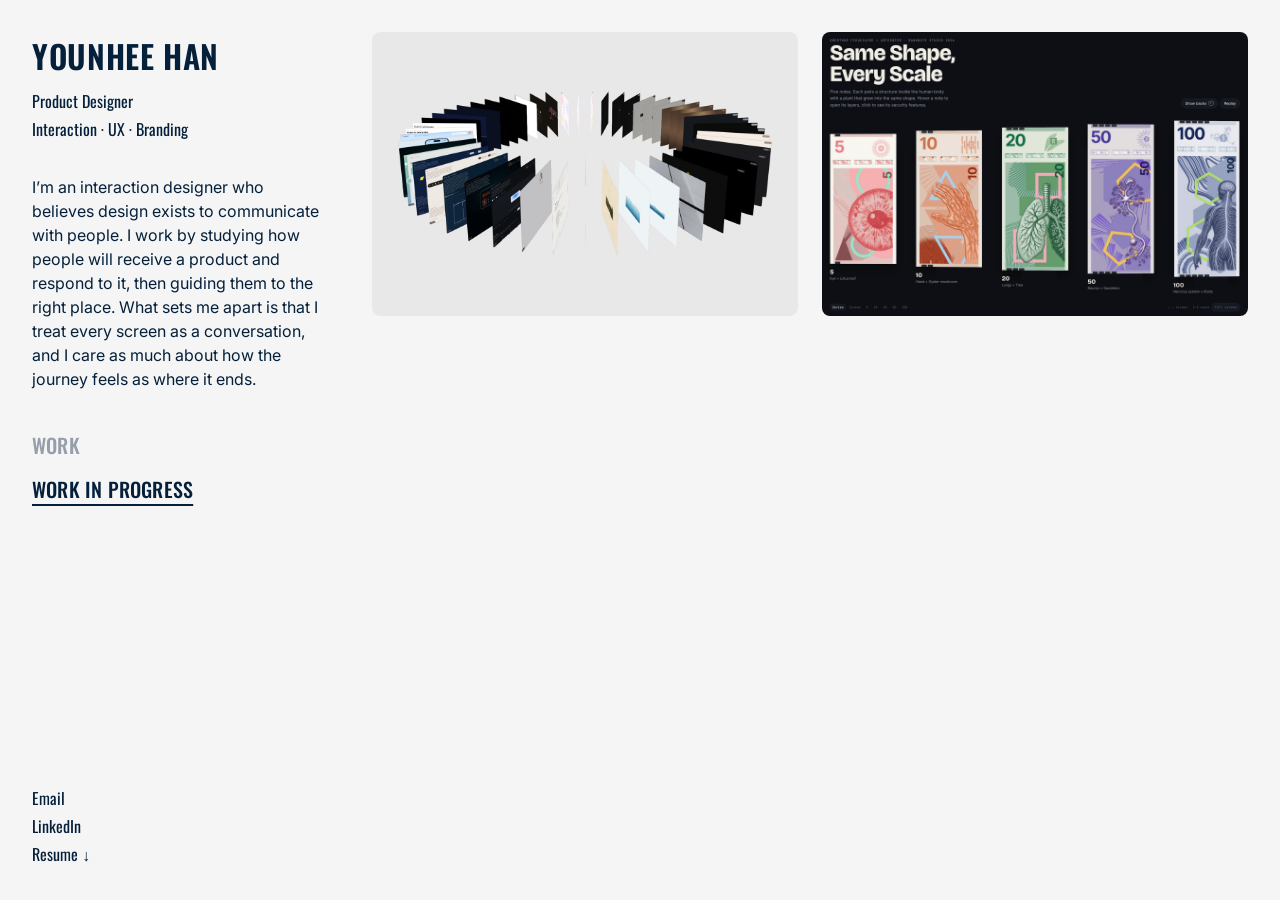
<file: wip.html>
<!DOCTYPE html>
<html lang="en">
<head>
	<meta charset="utf-8">
	<meta content="initial-scale=1.0,width=device-width" name="viewport">

	<title>Work in progress — Younhee Han</title>

    <link rel="preconnect" href="https://fonts.googleapis.com">
<link rel="preconnect" href="https://fonts.gstatic.com" crossorigin>
<link href="https://fonts.googleapis.com/css2?family=Inter:ital,opsz,wght@0,14..32,100..900;1,14..32,100..900&family=Oswald:wght@200..700&display=swap" rel="stylesheet">
<link href="css/tokens.css?v=1" rel="stylesheet" type="text/css">
    <link href="css/reset.css" rel="stylesheet" type="text/css">
	<link href="css/styles.css?v=25" rel="stylesheet" type="text/css">

<link href="css/reveal.css?v=1" rel="stylesheet" type="text/css">
</head>

<body>

<div class="page_layout">

    <aside class="about">
        <div class="about_top">
            <div class="name">Younhee Han</div>
            <div class="role">
                <div class="role_detail">Product Designer</div>
                <div class="role_detail">Interaction · UX · Branding</div>
            </div>

            <p class="intro">I&rsquo;m an interaction designer who believes design exists to communicate with people. I work by studying how people will receive a product and respond to it, then guiding them to the right place. What sets me apart is that I treat every screen as a conversation, and I care as much about how the journey feels as where it ends.</p>
            <nav class="site_nav" aria-label="Projects">
                <ul>
                <li><a class="site_nav_item" href="index.html">Work</a></li>
                <li><a class="site_nav_item" href="wip.html" aria-current="page">Work in progress</a></li>
                </ul>
            </nav>

        </div>

        <ul class="contact">
            <li><a class="contact_item" href="mailto:yhan11@inside.artcenter.edu">Email</a></li>
            <li><a class="contact_item" href="https://www.linkedin.com/in/younhee-han-1907663b5/" target="_blank" rel="noopener">LinkedIn</a></li>
            <li><a class="contact_item" href="assets/YounheeHan_Resume.pdf" download="YounheeHan_Resume.pdf">Resume ↓</a></li>
        </ul>

        <!-- Hidden for now; restore if needed:
        <div class="extras">
            <a class="extras_item" href="http://colorpalette.younheehan.com/index.html">Color Palette</a>
        </div>
        -->
    </aside>

    <main class="work">

        <div class="project_grid">

            <a class="card" href="https://advancedi.younheehan.com/wip.html">
                <span class="card_thumb card_thumb--ring" data-ring-thumb="https://advancedi.younheehan.com/"><img src="assets/images/componentstudy/thumb.jpg?v=1" alt="Component &amp; Interaction Study: a ring of weekly interface prototypes, loading bars, switches, menus and nav bars"></span>
                <span class="card_meta">
                    <span class="card_heading">
                        <span class="card_title">Component &amp; Interaction Study</span>
                    </span>
                    <span class="card_summary">One everyday interface component a week, built as a working prototype and refined until it feels right in the hand.</span>
                    <span class="card_tag">Interaction Design · Prototyping · ArtCenter</span>
                </span>
            </a>

            <a class="card" href="same-shape.html">
                <span class="card_thumb"><img src="assets/images/sameshape/thumb.webp?v=1" alt="Same Shape, Every Scale: five banknotes pairing the eye, hand, lungs, neurons and nervous system with plants of the same shape"></span>
                <span class="card_meta">
                    <span class="card_heading">
                        <span class="card_title">Same Shape, Every Scale</span>
                        <span class="card_badge">Password</span>
                    </span>
                    <span class="card_summary">A banknote series that pairs structures inside the human body with plants that grew into the same shape.</span>
                    <span class="card_tag">Banknote Design · Oberthur Fiduciaire × ArtCenter</span>
                </span>
            </a>

        </div>

    </main>
</div>

<script src="js/reveal.js?v=6" defer></script>
<script src="js/ring-thumb.js?v=1" defer></script>
</body>
</html>
</file>
<file: css/tokens.css>
/* =====================================================
   Shared tokens
   Loaded before every page's own stylesheet so the index,
   the shell and each case study draw from one set of values.
   ===================================================== */

:root {
    /* Corner radius. Three steps plus two shapes:
       sm  small marks (swatches, tiny tags)
       md  boxes on the index, nodes, images inside a page
       lg  cards and blocks that hold content
       pill / circle  for chips, badges, dots and rings */
    --radius-sm: 4px;
    --radius-md: 8px;
    --radius-lg: 16px;
    --radius-pill: 999px;
    --radius-circle: 50%;
}
</file>
<file: css/styles.css>
body {
    background-color: rgb(245, 245, 245);
    font-family: "Oswald", sans-serif;
    color: rgb(4, 32, 59);
    margin: 0;
    padding: 0;
}

a {
    color: inherit;
    text-decoration: none;
}

.page_layout {
    display: grid;
    grid-template-columns: minmax(17rem, 24%) minmax(0, 1fr);
    gap: 3rem;
    padding: 0 2rem;
    box-sizing: border-box;
}

/* =====================
   About column (left)
   Sticks to the viewport; the top block and the contact
   links sit at opposite ends of the full height.
   ===================== */
.about {
    position: sticky;
    top: 0;
    height: 100vh;
    padding: 2rem 0;
    box-sizing: border-box;

    display: flex;
    flex-direction: column;
    justify-content: space-between;
}

.name {
    font-size: 2rem;
    font-weight: 600;
    text-transform: uppercase;
    letter-spacing: 0.02em;
}

.role {
    margin-top: 0.5rem;
}

.role_detail {
    font-size: 1rem;
    padding: 2px 0;
}

.intro {
    font-family: "Inter", sans-serif;
    font-size: 1rem;
    line-height: 1.5;
    max-width: 22rem;
    margin: 2rem 0;
}

/* =====================
   Site nav
   Two places only: finished work and work in progress. Set in the
   name's typeface so it reads as part of the identity block, not as
   a link list. The current page is full strength and underlined;
   the other one is faded but still clearly a link.
   ===================== */
.site_nav ul {
    list-style: none;
    margin: 0;
    padding: 0;
    display: flex;
    flex-direction: column;
    align-items: flex-start;
}

.site_nav_item {
    display: inline-flex;
    align-items: center;
    min-height: 2.75rem;           /* 44px touch target */
    font-size: 1.25rem;
    font-weight: 500;
    letter-spacing: 0.01em;
    text-transform: uppercase;
    opacity: 0.4;
    transition: opacity 0.2s;
}

.site_nav_item:hover {
    opacity: 0.75;
}

.site_nav_item[aria-current="page"] {
    opacity: 1;
    text-decoration: underline;
    text-decoration-thickness: 2px;
    text-underline-offset: 0.3em;
}

.site_nav_item:focus-visible {
    outline: 2px solid currentColor;
    outline-offset: 2px;
    border-radius: var(--radius-sm);
}

.contact {
    list-style: none;
    margin: 0;
    padding: 0;
}

.contact_item,
.extras_item {
    display: inline-block;
    font-size: 1rem;
    padding: 2px 0;
    transition: opacity 0.2s;
}

.contact_item:hover,
.extras_item:hover {
    opacity: 0.6;
}

.extras {
    display: flex;
    flex-direction: column;
    align-items: flex-start;
}

/* =====================
   Project grid (right)
   Every project gets the same room and the same anatomy: a box
   that shows only the work, with the title, one sentence and
   role on top of it when pointed at. Two across.
   ===================== */
.project_grid {
    padding: 2rem 0 4rem;

    display: grid;
    grid-template-columns: repeat(2, minmax(0, 1fr));
    gap: 2rem 1.5rem;
}

/* =====================
   Work in progress page
   Same grid as the home page; the nav title says what it is.
   ===================== */
.work {
    padding: 2rem 0 4rem;
}

.work .project_grid {
    padding: 0;
}

.card {
    display: flex;
    flex-direction: column;
    gap: 0.75rem;
}

/* One ratio for every thumbnail so the rows line up,
   whatever size the source image is. */
.card_thumb {
    display: block;
    aspect-ratio: 3 / 2;
    overflow: hidden;
    border-radius: var(--radius-md);
    background-color: rgb(232, 232, 232);
}

.card_thumb img {
    display: block;
    width: 100%;
    height: 100%;
    object-fit: cover;
}

/* Component & Interaction Study: the still image is replaced by a
   live, self-turning ring (js/ring-thumb.js) once its pictures load.
   It turns slowly, at a pace you notice but don't have to follow, so
   it says "this is interactive" without pulling focus from the
   cards around it. Same tilt as the ring on the project site. */
/* 3D children escape overflow + border-radius clipping in some
   browsers, so the rounded corners are cut with clip-path instead. */
.card_thumb--ring {
    position: relative;
    clip-path: inset(0 round var(--radius-md));
}

.card_thumb--ring > img {
    transition: opacity 0.6s;
}

.card_thumb--ring.is-live > img {
    opacity: 0;
}

.ring_thumb {
    position: absolute;
    inset: 0;
    opacity: 0;
    transition: opacity 0.6s;
    perspective-origin: 50% 30%;
    pointer-events: none;
}

.card_thumb--ring.is-live .ring_thumb {
    opacity: 1;
}

.ring_thumb_ring {
    position: absolute;
    left: 50%;
    top: 47%;
    width: 0;
    height: 0;
    transform-style: preserve-3d;
    transform: rotateX(-14deg);
    animation: ring-thumb-turn 60s linear infinite;
}

@keyframes ring-thumb-turn {
    from { transform: rotateX(-14deg) rotateY(0deg); }
    to   { transform: rotateX(-14deg) rotateY(360deg); }
}

.ring_thumb_card {
    position: absolute;
    left: 0;
    top: 0;
    overflow: hidden;
    border-radius: 2px;
    background-color: #fff;
    outline: 1px solid rgba(26, 26, 26, 0.12);
    outline-offset: -1px;
    transform-origin: 50% 100%;
}

.card_thumb .ring_thumb_card img {
    object-fit: cover;
    object-position: center top;
}

@media (prefers-reduced-motion: reduce) {
    .ring_thumb_ring {
        animation: none;
    }
}

/* Work that has no page yet: not a link, and the plain arrow
   cursor keeps it from promising a click. */
.card--static {
    cursor: default;
}

/* The logo stands in for a thumbnail.
   Black because the supplied logos are drawn on black. */
.card_thumb--logo {
    display: flex;
    align-items: center;
    justify-content: center;
    gap: 9%;
    background-color: #000;
}

.card_thumb .card_logo {
    width: auto;
    height: 26%;
    object-fit: contain;
}

.card_thumb .card_logo--solo {
    height: 34%;
}

.card_logo_rule {
    width: 1px;
    height: 18%;
    background-color: rgba(255, 255, 255, 0.3);
}

.card_meta {
    display: flex;
    flex-direction: column;
    gap: 0.375rem;
}

.card_heading {
    display: flex;
    flex-wrap: wrap;
    align-items: center;
    gap: 0.25rem 0.75rem;
}

.card_title {
    font-size: 1.25rem;
    font-weight: 500;
    line-height: 1.2;
    letter-spacing: 0.01em;
    text-transform: uppercase;
}

/* The one signal on the page that says "this shipped". */
.card_badge {
    padding: 0.125rem 0.5rem;
    border: 1px solid currentColor;
    border-radius: var(--radius-pill);
    font-family: "Inter", sans-serif;
    font-size: 0.75rem;
    font-weight: 500;
    line-height: 1.4;
    white-space: nowrap;
}

.card_summary {
    font-family: "Inter", sans-serif;
    font-size: 0.9375rem;
    line-height: 1.45;
    text-wrap: balance; /* no single word left on the last line */
}

.card_tag {
    font-family: "Inter", sans-serif;
    font-size: 0.8125rem;
    line-height: 1.4;
    text-wrap: balance;
    color: rgba(4, 32, 59, 0.75);
}

.card:focus-visible {
    outline: 2px solid rgb(4, 32, 59);
    outline-offset: 4px;
    border-radius: var(--radius-md);
}

/* =====================================================
   Responsive breakpoints
   ===================================================== */

/* =====================
   Tablet (601px - 1024px)
   About moves on top; the grids keep their columns.
   ===================== */
@media (min-width: 601px) and (max-width: 1024px) {

    .page_layout {
        grid-template-columns: minmax(0, 1fr);
        gap: 0;
        padding: 0 1.5rem;
    }

    .about {
        position: static;
        height: auto;
        padding: 1.5rem 0 2rem;
    }

    .extras {
        margin-top: 1.5rem;
    }

    .work {
        padding-top: 0;
    }

    /* Stacked above the grid, the nav moves below the contact links
       so it sits right on top of the projects it switches, and the
       two links line up side by side like tabs. */
    .about_top {
        display: contents;
    }

    .site_nav {
        order: 1;
        margin-top: 1.5rem;
    }

    .site_nav ul {
        flex-direction: row;
        gap: 0 1.5rem;
    }

    .project_grid {
        padding-top: 0;
    }
}

/* =====================
   Mobile (<=600px)
   One column; every box keeps the same size.
   ===================== */
@media (max-width: 600px) {

    .page_layout {
        grid-template-columns: minmax(0, 1fr);
        gap: 0;
        padding: 0 1rem;
    }

    .about {
        position: static;
        height: auto;
        padding: 1.25rem 0 2rem;
    }

    .name {
        font-size: 1.5rem;
    }

    .intro {
        margin: 1.25rem 0;
    }

    .extras {
        margin-top: 1.25rem;
    }

    .work {
        padding-top: 0;
    }

    /* Stacked above the grid, the nav moves below the contact links
       so it sits right on top of the projects it switches, and the
       two links line up side by side like tabs. */
    .about_top {
        display: contents;
    }

    .site_nav {
        order: 1;
        margin-top: 1.5rem;
    }

    .site_nav ul {
        flex-direction: row;
        gap: 0 1.5rem;
    }

    .project_grid {
        grid-template-columns: minmax(0, 1fr);
        padding-top: 0;
    }

    .card {
        gap: 0.5rem;
    }
}

/* =====================
   Hover veil
   With a mouse the grid shows only the work. Pointing at a box
   lays a white veil over it with the title, one sentence and the
   role. Keyboard focus does the same. Touch screens keep the text
   below, since there is nothing to hover with. Kept last so it
   also wins over the tablet block when a tablet has a mouse.
   ===================== */
@media (hover: hover) and (min-width: 601px) {

    .project_grid {
        row-gap: 1.5rem;
    }

    .card {
        position: relative;
        gap: 0;
    }

    .card_meta {
        position: absolute;
        inset: 0;
        justify-content: center;
        gap: 0.5rem;
        padding: 1.5rem 2rem;

        border-radius: var(--radius-md);
        background-color: rgba(255, 255, 255, 0.94);
        opacity: 0;
        transition: opacity 0.2s;
    }

    .card:hover .card_meta,
    .card:focus-visible .card_meta {
        opacity: 1;
    }
}

@media (prefers-reduced-motion: reduce) {

    .card_meta {
        transition: none;
    }
}
</file>
<file: css/reveal.css>
/* =====================================================
   Scroll reveal (see js/reveal.js)
   Blocks rise 28px and fade in as they reach the screen; items in a
   grid follow 90ms apart. Uses the `translate` property so it never
   fights a layout's own `transform`. Only active once the script has
   run (.rv-on), so pages are fully visible without JS.
   ===================================================== */
.rv-on .rv {
    opacity: 0;
    translate: 0 28px;
    transition:
        opacity 0.7s cubic-bezier(0.2, 0.7, 0.2, 1),
        translate 0.9s cubic-bezier(0.2, 0.7, 0.2, 1);
    transition-delay: calc(var(--rv-i, 0) * 90ms);
}

.rv-on .rv.rv-in {
    opacity: 1;
    translate: 0 0;
}

@media (prefers-reduced-motion: reduce) {
    .rv-on .rv { opacity: 1; translate: none; transition: none; }
}
</file>
<file: css/dayone.css>
/* =====================================================
   Day One — Case Study
   Built from the Figma frame "Day One — Case Study
   (Spotlight ver.)" (node 315:3, 1440 x 10478).

   The artboard is a fixed 1440 grid, so every size below
   is written as its Figma value times --u, one design
   pixel. --u is derived from the column width, so the
   whole page scales the way reflow's artboard does —
   but as real flow layout, so the type stays live.
   ===================================================== */

:root {
    --do-green: #00433e;      /* ground, headings, chips */
    --do-green-deep: #003531; /* cards sitting on green */
    --do-green-line: #33665e; /* hairline on green */
    --do-green-chip: #0f524a; /* chip on green */
    --do-mint: #73de89;       /* the one accent */
    --do-cream: #f5f1ea;      /* page ground */
    --do-sand: #ece7dd;       /* method cards on cream */
    --do-sand-line: #d9d1c4;
    --do-ink: #161616;        /* body copy on cream */
    --do-slate: #215a54;      /* labels on cream */
    --do-mist: #d9e5e0;       /* body copy on green */
    --do-mist-dim: #99c2b8;   /* secondary on green */
    --do-mist-meta: #8cb2a8;  /* meta on green */
    --do-clay: #d98c40;       /* "we saw", the problem side */
}

body {
    background-color: var(--do-cream);
    color: var(--do-ink);
    font-family: "Inter", sans-serif;
    margin: 0;
    padding: 0;
}

/* The case study sits in the right-hand 80%, the same split kindle,
   manicpanic and reflow use. */
.do-viewport {
    width: 80%;
    margin-left: auto;
    margin-right: 0;
    container-type: inline-size;
}

/* =====================================================
   The stage: 1440 design px wide, never scaled past 1:1.
   1 design px = 100cqw / 1440 of the column.
   ===================================================== */
.do-stage {
    /* Fallback for engines without container query units: measure the window
       and take the 80% the column occupies. */
    --u: min(1px, 0.0555556vw);
    max-width: 1440px;
    margin: 0 auto;
}

/* Measuring the column itself keeps the scale exact whatever the scrollbar
   does to vw. */
@supports (width: 1cqw) {
    .do-stage { --u: min(1px, 0.0694444cqw); }
}

.do-sec {
    padding: calc(60 * var(--u)) calc(100 * var(--u));
}

.do-sec--green {
    background-color: var(--do-green);
}

.do-sec--cream {
    background-color: var(--do-cream);
}

/* Vertical rhythm. The Figma frame spaces everything with empty
   10 x N frames, so these are those frames. */
.do-s10 { height: calc(10 * var(--u)); }
.do-s24 { height: calc(24 * var(--u)); }
.do-s28 { height: calc(28 * var(--u)); }
.do-s32 { height: calc(32 * var(--u)); }
.do-s56 { height: calc(56 * var(--u)); }

/* =====================
   Shared type
   ===================== */

.do-eyebrow {
    display: flex;
    align-items: center;
    gap: calc(12 * var(--u));
    margin: 0;
    font-size: calc(16 * var(--u));
    font-weight: 600;
}

.do-eyebrow b {
    color: var(--do-mint);
    font-weight: 600;
}

.do-eyebrow span {
    color: var(--do-slate);
    letter-spacing: calc(1.5 * var(--u));
}

.do-sec--green .do-eyebrow span { color: var(--do-mist-meta); }

/* Mint is too light to read on cream. */
.do-sec--cream .do-eyebrow b { color: var(--do-green); }

.do-h2 {
    margin: 0;
    max-width: calc(1050 * var(--u));
    color: var(--do-green);
    font-family: "Plus Jakarta Sans", sans-serif;
    font-size: calc(44 * var(--u));
    font-weight: 700;
    line-height: 1.2;
    letter-spacing: calc(-0.88 * var(--u));
}

/* The problem headline runs one step larger and wider than the rest. */
.do-h2--lead {
    max-width: calc(1120 * var(--u));
    font-size: calc(52 * var(--u));
    line-height: 1.22;
    letter-spacing: calc(-1.04 * var(--u));
}

.do-sec--green .do-h2 { color: var(--do-cream); }

.do-lead {
    margin: 0;
    max-width: calc(900 * var(--u));
    color: var(--do-ink);
    font-size: calc(22 * var(--u));
    font-weight: 400;
    line-height: 1.58;
}

.do-sec--green .do-lead {
    max-width: calc(860 * var(--u));
    color: var(--do-mist);
    line-height: 1.6;
}

/* The line that introduces the row below it. */
.do-kicker {
    margin: 0;
    color: var(--do-slate);
    font-size: calc(22 * var(--u));
    font-weight: 500;
}

.do-kicker--tight {
    color: var(--do-green);
    font-family: "Plus Jakarta Sans", sans-serif;
    font-weight: 600;
    letter-spacing: calc(-0.22 * var(--u));
}

.do-sec--green .do-kicker { color: var(--do-mist-dim); }

/* =====================
   Badges
   ===================== */

/* Small mint number badge at the top of a step card. */
.do-badge {
    padding: calc(6 * var(--u)) calc(14 * var(--u));
    border-radius: var(--radius-pill);
    background-color: var(--do-mint);
    color: var(--do-green);
    font-size: calc(16 * var(--u));
    font-weight: 600;
    letter-spacing: calc(1 * var(--u));
    white-space: nowrap;
}

.do-badge--muted {
    background-color: #668078;
    color: var(--do-mist-meta);
}

/* =====================
   Grids
   ===================== */

.do-cols3,
.do-cols2 {
    display: grid;
    gap: calc(24 * var(--u));
    align-items: stretch;
}

.do-cols3 { grid-template-columns: repeat(3, 1fr); }
.do-cols2 { grid-template-columns: repeat(2, 1fr); }

/* =====================
   Cards
   ===================== */

.do-card {
    display: flex;
    flex-direction: column;
    align-items: flex-start;
    padding: calc(32 * var(--u)) calc(32 * var(--u)) calc(36 * var(--u));
    border-radius: var(--radius-lg);
    background-color: #fff;
    gap: calc(16 * var(--u));
}

.do-card-title {
    margin: 0;
    width: 100%;
    color: var(--do-green);
    font-family: "Plus Jakarta Sans", sans-serif;
    font-size: calc(22 * var(--u));
    font-weight: 600;
    line-height: 1.26;
    letter-spacing: calc(-0.22 * var(--u));
}

.do-card-body {
    margin: 0;
    width: 100%;
    color: var(--do-ink);
    font-size: calc(16 * var(--u));
    font-weight: 400;
    line-height: 1.55;
}

.do-card-label {
    margin: 0;
    color: var(--do-mint);
    font-size: calc(16 * var(--u));
    font-weight: 600;
    letter-spacing: calc(1.2 * var(--u));
}

/* Method cards: the flat sand blocks that carry research and testing setup. */
.do-card--sand {
    padding: calc(26 * var(--u)) calc(28 * var(--u)) calc(28 * var(--u));
    border-radius: var(--radius-lg);
    background-color: var(--do-sand);
    gap: calc(10 * var(--u));
}

.do-card--sand .do-card-title { font-size: calc(20 * var(--u)); letter-spacing: calc(-0.2 * var(--u)); }
.do-card--sand .do-card-body { line-height: 1.5; }

.do-card--sand .do-card-label {
    color: var(--do-slate);
    letter-spacing: calc(1 * var(--u));
}

/* Cards on the green ground. */
.do-card--dark {
    border: 1px solid var(--do-green-line);
    background-color: var(--do-green-deep);
}

.do-card--dark .do-card-title { color: var(--do-cream); }
.do-card--dark .do-card-body { color: var(--do-mist); }

/* Statistic cards. */
.do-card--stat {
    padding: calc(34 * var(--u)) calc(36 * var(--u)) calc(30 * var(--u));
    background-color: var(--do-green);
    gap: calc(12 * var(--u));
}

.do-stat-figure {
    margin: 0;
    color: var(--do-mint);
    font-family: "Plus Jakarta Sans", sans-serif;
    font-size: calc(64 * var(--u));
    font-weight: 700;
    letter-spacing: calc(-1.28 * var(--u));
}

.do-stat-body {
    margin: 0;
    color: #e0ebe5;
    font-size: calc(16 * var(--u));
    line-height: 1.5;
}

.do-stat-source {
    margin: 0;
    color: var(--do-mist-meta);
    font-size: calc(14 * var(--u));
    font-weight: 500;
    letter-spacing: calc(0.5 * var(--u));
}

/* =====================
   00 · Hero
   ===================== */

.do-hero {
    padding: calc(64 * var(--u)) calc(100 * var(--u)) 0;
}

.do-meta-bar {
    display: flex;
    align-items: center;
    gap: calc(16 * var(--u));
    margin: 0 0 calc(40 * var(--u));
    font-size: calc(16 * var(--u));
}

.do-meta-bar b {
    color: var(--do-mint);
    font-weight: 600;
    letter-spacing: calc(1.5 * var(--u));
}

.do-meta-bar span { color: #c7d9d4; font-weight: 400; }

.do-hero-top {
    display: grid;
    grid-template-columns: 5fr 6fr;
    gap: calc(64 * var(--u));
    align-items: start;
}

/* The hero sits on the same light ground as the rest of the page; the
   product gets one block of Day One green, so the colour belongs to
   the work rather than to the page chrome. */
.do-hero-stage {
    margin: calc(56 * var(--u)) 0 0;
}

.do-sec--cream .do-h1 { color: var(--do-green); }
.do-sec--cream .do-tagline { color: var(--do-ink); }
.do-sec--cream .do-meta-bar b { color: var(--do-green); }
.do-sec--cream .do-meta-bar span { color: var(--do-slate); }
.do-sec--cream .do-hero-facts dt { color: var(--do-slate); }
.do-sec--cream .do-hero-facts dd { color: var(--do-ink); }

.do-sec--afterhero { padding-top: calc(88 * var(--u)); }

.do-hero-badge {
    display: inline-block;
    padding: calc(10 * var(--u)) calc(18 * var(--u));
    border-radius: var(--radius-pill);
    background-color: var(--do-mint);
    color: var(--do-green);
    font-size: calc(16 * var(--u));
    font-weight: 600;
    letter-spacing: calc(-0.16 * var(--u));
}

.do-h1 {
    margin: calc(27 * var(--u)) 0 0;
    color: var(--do-cream);
    font-family: "Plus Jakarta Sans", sans-serif;
    font-size: calc(128 * var(--u));
    font-weight: 800;
    line-height: 0.95;
    letter-spacing: calc(-3.84 * var(--u));
}

.do-tagline {
    margin: calc(24 * var(--u)) 0 0;
    color: var(--do-mist);
    font-family: "Plus Jakarta Sans", sans-serif;
    font-size: calc(22 * var(--u));
    font-weight: 500;
    line-height: 1.45;
    text-wrap: balance;
}

.do-hero-facts {
    display: grid;
    grid-template-columns: repeat(2, 1fr);
    gap: calc(28 * var(--u)) calc(32 * var(--u));
    margin: 0;
    padding: 0;
}

.do-hero-facts dt {
    color: var(--do-mint);
    font-size: calc(14 * var(--u));
    font-weight: 600;
    letter-spacing: calc(1 * var(--u));
}

.do-hero-facts dd {
    margin: calc(6 * var(--u)) 0 0;
    color: var(--do-cream);
    font-size: calc(18 * var(--u));
    line-height: 1.4;
    text-wrap: pretty;
}

.do-hero-photo {
    display: block;
    width: 100%;
    height: auto;
    border-radius: calc(32 * var(--u));
}

/* Hero tiles
   The plugin lives inside Slack, so a photo of a laptop hides it. Here
   the product's own pieces are cut out and laid on Day One green like a
   sticker sheet: panels, drafts, consent and the icon. The canvas keeps
   one fixed ratio and every tile is placed in percent of it, so the
   composition scales as a whole. Two outer columns run off both edges on purpose: they are
   there to be felt, not read, and say "there is more of this". */
.do-tiles {
    position: relative;
    aspect-ratio: 1240 / 720;
    overflow: hidden;
    border-radius: calc(32 * var(--u));
    background-color: var(--do-green);
}

.do-tiles-canvas {
    position: absolute;
    inset: 0;
    container-type: inline-size;
}

.do-tile {
    position: absolute;
    display: block;
    height: auto;
    border-radius: 1.3cqw;
    background-color: #fff;
    box-shadow: 0 0.4cqw 1.6cqw rgba(0, 20, 18, 0.28);
}

.do-tile--about   { left: 9.798%; top: -4.167%; width: 21.774%; }
.do-tile--consent { left: 9.798%; top: 40.972%; width: 21.774%; }
.do-tile--starter { left: 34.476%; top: 51.111%; width: 31.048%; }
.do-tile--guide   { left: 34.476%; top: 80.278%; width: 31.048%; }
.do-tile--timing  { left: 68.427%; top: 5.556%; width: 21.774%; }
.do-tile--logo    { left: 74.032%; top: 43.889%; width: 10.565%; border-radius: 21%;
                    box-shadow: 0 0 0 1px var(--do-green-line), 0 0.4cqw 1.6cqw rgba(0, 20, 18, 0.28); }
.do-tile--talk    { left: 68.427%; top: 67.222%; width: 21.774%; }
.do-tile--e1      { left: -14.395%; top: 2.500%; width: 21.774%; }
.do-tile--e3      { left: -17.137%; top: 69.444%; width: 21.774%; }
.do-tile--e7      { left: 92.460%; top: 24.444%; width: 21.774%; }
.do-tile--e8      { left: 94.879%; top: 72.500%; width: 21.774%; }

/* The one tile drawn in code: the product's name on the accent colour,
   the way a launch page would introduce it. */
.do-tile--mint {
    left: 34.476%;
    top: 9.722%;
    width: 31.048%;
    height: 36.389%;
    box-sizing: border-box;
    display: flex;
    flex-direction: column;
    justify-content: center;
    align-items: flex-start;
    padding: 0 2.8cqw;
    background-color: var(--do-mint);
    color: var(--do-green);
    font-family: "Plus Jakarta Sans", sans-serif;
}

.do-tile--mint p { margin: 0; }

.do-tile-eyebrow {
    font-size: 0.95cqw;
    font-weight: 600;
    letter-spacing: 0.04em;
    text-transform: uppercase;
}

.do-tile-word {
    margin-top: 0.6cqw !important;
    font-size: 5.9cqw;
    font-weight: 800;
    line-height: 0.95;
    letter-spacing: -0.03em;
}

.do-tile-sub {
    margin-top: 1cqw !important;
    max-width: 22cqw;
    font-size: 1.15cqw;
    font-weight: 500;
    line-height: 1.4;
}

.do-tile-btn {
    margin-top: 1.6cqw;
    padding: 0.65cqw 1.3cqw;
    border-radius: 999px;
    background-color: var(--do-green);
    color: var(--do-cream);
    font-size: 0.9cqw;
    font-weight: 600;
}

/* Phones: a squarer window onto the middle of the sheet, so the tiles
   stay big enough to read instead of shrinking to a third. */
@media (max-width: 600px) {
    .do-tiles { aspect-ratio: 1 / 1; border-radius: 16px; }
    .do-tiles-canvas {
        inset: auto;
        top: 50%;
        left: 50%;
        width: 200%;
        aspect-ratio: 1240 / 720;
        translate: -50% -50%;
    }
}

/* =====================
   Screens
   A plain 16:10 frame. The radius trims the corners baked into the
   exported screenshots; the frame can also carry numbered pins.
   ===================== */

.do-screen {
    position: relative;
    aspect-ratio: 16 / 10;
    border-radius: calc(12 * var(--u));
    background-color: #fff;
    box-shadow: 0 0 0 1px rgba(0, 53, 49, 0.08), 0 calc(10 * var(--u)) calc(28 * var(--u)) rgba(0, 30, 25, 0.12);
}

.do-screen img {
    display: block;
    width: 100%;
    height: 100%;
    border-radius: inherit;
    object-fit: cover;
    object-position: top;
}

/* =====================
   System diagram
   Two people side by side, each slanting into Day One; Day One and the
   result share one width so the whole thing reads as a single column.
   No captions on the arrows: the people and the boxes say it.
   ===================== */

.do-sys {
    max-width: calc(760 * var(--u));
    margin: 0 auto;
}

.do-sys-people {
    display: grid;
    grid-template-columns: repeat(2, minmax(0, 1fr));
    text-align: center;
}

/* People are drawn as round line art in the page's green, one weight
   throughout: the diagram is about who does what. */
.do-person {
    display: block;
    fill: none;
    stroke: var(--do-green);
    stroke-width: 5;
    stroke-linecap: round;
    stroke-linejoin: round;
}

.do-person .f { fill: var(--do-green); stroke: none; }

.do-sys-person .do-person {
    width: calc(88 * var(--u));
    height: calc(88 * var(--u));
    margin: 0 auto calc(8 * var(--u));
}

.do-sys-person .do-node-title { font-size: calc(22 * var(--u)); }

/* Each arrow starts under its person (a quarter in from the side) and
   lands on the top edge of Day One, toward the middle. */
.do-sys-in {
    display: grid;
    grid-template-columns: repeat(4, minmax(0, 1fr));
    margin-top: calc(14 * var(--u));
}

.do-sys-arrow--left { grid-column: 2; display: flex; justify-content: flex-start; }
.do-sys-arrow--right { grid-column: 3; display: flex; justify-content: flex-end; }

.do-sys-diag {
    display: block;
    width: 62%;
    height: auto;
    overflow: visible;
    fill: none;
    stroke: var(--do-green);
    stroke-width: 2;
    stroke-linecap: round;
    stroke-linejoin: round;
}

.do-sys-arrow--right .do-sys-diag { transform: scaleX(-1); }

.do-sys .do-node--core {
    margin-top: calc(10 * var(--u));
    padding: calc(28 * var(--u)) calc(32 * var(--u));
    border-radius: var(--radius-lg);
}

/* On a wide screen the three steps sit side by side. */
.do-sys .do-core-steps {
    display: grid;
    grid-template-columns: repeat(3, minmax(0, 1fr));
    gap: calc(24 * var(--u));
}

.do-sys-down {
    display: flex;
    justify-content: center;
    padding: calc(12 * var(--u)) 0;
}

.do-sys-drop {
    width: calc(16 * var(--u));
    height: calc(56 * var(--u));
    overflow: visible;
    fill: none;
    stroke: var(--do-green);
    stroke-width: 2;
    stroke-linecap: round;
    stroke-linejoin: round;
}

.do-result-icon .do-person { width: calc(88 * var(--u)); height: calc(88 * var(--u)); }

.do-node-label {
    margin: 0;
    color: var(--do-slate);
    font-size: calc(14 * var(--u));
    font-weight: 600;
    letter-spacing: calc(1.2 * var(--u));
}

.do-node-title {
    margin: calc(6 * var(--u)) 0 0;
    color: var(--do-green);
    font-family: "Plus Jakarta Sans", sans-serif;
    font-size: calc(20 * var(--u));
    font-weight: 600;
    line-height: 1.28;
    text-wrap: balance;
}

.do-node--core {
    padding: calc(28 * var(--u));
    background-color: var(--do-green);
}

.do-node--core .do-node-label { color: var(--do-mint); }

.do-core-steps {
    display: flex;
    flex-direction: column;
    gap: calc(16 * var(--u));
    margin: calc(16 * var(--u)) 0 0;
    padding: 0;
    list-style: none;
}

.do-core-steps b {
    display: block;
    color: var(--do-cream);
    font-family: "Plus Jakarta Sans", sans-serif;
    font-size: calc(22 * var(--u));
    font-weight: 700;
}

.do-core-steps span {
    display: block;
    margin-top: calc(2 * var(--u));
    color: var(--do-mist);
    font-size: calc(16 * var(--u));
    line-height: 1.4;
    text-wrap: pretty;
}

.do-result {
    display: grid;
    grid-template-columns: auto minmax(0, 1fr);
    column-gap: calc(28 * var(--u));
    row-gap: calc(6 * var(--u));
    align-items: center;
    padding: calc(32 * var(--u));
    border-radius: var(--radius-lg);
    background-color: var(--do-mint);
}

.do-result-icon { grid-column: 1; grid-row: 1 / span 2; }
.do-result .do-node-label { grid-column: 2; align-self: end; color: var(--do-green); }

.do-result-title {
    grid-column: 2;
    align-self: start;
    margin: 0;
    color: var(--do-green);
    font-family: "Plus Jakarta Sans", sans-serif;
    font-size: calc(30 * var(--u));
    font-weight: 700;
    line-height: 1.22;
    letter-spacing: calc(-0.3 * var(--u));
    text-wrap: balance;
}

.do-result dl {
    grid-column: 1 / -1;
    display: grid;
    grid-template-columns: repeat(2, minmax(0, 1fr));
    gap: calc(24 * var(--u));
    margin: calc(20 * var(--u)) 0 0;
    padding-top: calc(18 * var(--u));
    border-top: 1px solid rgba(0, 67, 62, 0.2);
}

.do-result dt {
    color: var(--do-green);
    font-size: calc(14 * var(--u));
    font-weight: 600;
}

.do-result dd {
    margin: calc(4 * var(--u)) 0 0;
    color: var(--do-green);
    font-size: calc(18 * var(--u));
    font-weight: 500;
    line-height: 1.35;
    text-wrap: pretty;
}

/* =====================
   Annotated screens: why, placed on the thing it explains
   ===================== */

.do-annot {
    display: grid;
    grid-template-columns: minmax(0, 3fr) minmax(0, 2fr);
    gap: calc(32 * var(--u));
    align-items: center;
}

.do-annot--flip { grid-template-columns: minmax(0, 2fr) minmax(0, 3fr); }
.do-annot--flip .do-screen { order: 2; }

.do-pin {
    position: absolute;
    display: flex;
    align-items: center;
    justify-content: center;
    width: calc(30 * var(--u));
    height: calc(30 * var(--u));
    transform: translate(-50%, -50%);
    border: calc(2 * var(--u)) solid #fff;
    border-radius: var(--radius-circle);
    background-color: var(--do-green);
    box-shadow: 0 calc(2 * var(--u)) calc(8 * var(--u)) rgba(0, 0, 0, 0.3);
    color: #fff;
    font-size: calc(14 * var(--u));
    font-style: normal;
    font-weight: 600;
}

.do-notes {
    display: flex;
    flex-direction: column;
    gap: calc(24 * var(--u));
    margin: 0;
    padding: 0;
    list-style: none;
}

.do-notes li {
    display: flex;
    gap: calc(14 * var(--u));
}

.do-notes > li > b {
    flex: none;
    width: calc(26 * var(--u));
    height: calc(26 * var(--u));
    border-radius: var(--radius-circle);
    background-color: var(--do-green);
    color: #fff;
    font-size: calc(14 * var(--u));
    font-weight: 600;
    line-height: calc(26 * var(--u));
    text-align: center;
}

.do-notes strong {
    color: var(--do-green);
    font-family: "Plus Jakarta Sans", sans-serif;
    font-size: calc(20 * var(--u));
    font-weight: 700;
    line-height: 1.3;
}

.do-notes p {
    margin: calc(4 * var(--u)) 0 0;
    color: var(--do-ink);
    font-size: calc(16 * var(--u));
    line-height: 1.45;
    text-wrap: pretty;
}

/* =====================
   Problem
   ===================== */

.do-quote {
    display: flex;
    flex-direction: column;
    gap: calc(20 * var(--u));
    flex: none;
    width: calc(440 * var(--u));
    box-sizing: border-box;
    padding: calc(36 * var(--u));
    border-left: calc(4 * var(--u)) solid var(--do-mint);
    border-radius: var(--radius-lg);
    background-color: #fff;
}

.do-quote p {
    margin: 0;
    color: var(--do-green);
    font-size: calc(18 * var(--u));
    font-style: italic;
    line-height: 1.55;
}

.do-quote footer {
    color: var(--do-slate);
    font-size: calc(16 * var(--u));
    font-weight: 600;
}

/* =====================
   Research boards and themes
   ===================== */

/* The affinity boards are cropped windows onto much taller Figma boards. */
.do-boards {
    display: grid;
    grid-template-columns: repeat(3, 1fr);
    gap: calc(16 * var(--u));
}

.do-board {
    height: calc(300 * var(--u));
    overflow: hidden;
    border-radius: var(--radius-lg);
    background-color: #fff;
    box-shadow: 0 calc(4 * var(--u)) calc(16 * var(--u)) rgba(0, 26, 20, 0.08);
}

.do-board img {
    display: block;
    width: 100%;
    height: 100%;
    object-fit: cover;
    object-position: left top;
}

/* Themes: outlined pills, each led by a mint dot. */
.do-themes {
    display: flex;
    flex-wrap: wrap;
    gap: calc(12 * var(--u));
}

.do-theme {
    display: flex;
    align-items: center;
    gap: calc(12 * var(--u));
    padding: calc(16 * var(--u)) calc(24 * var(--u));
    border: 1px solid var(--do-sand-line);
    border-radius: var(--radius-pill);
    background-color: #fff;
    color: var(--do-green);
    font-family: "Plus Jakarta Sans", sans-serif;
    font-size: calc(18 * var(--u));
    font-weight: 600;
    letter-spacing: calc(-0.18 * var(--u));
}

.do-dot {
    flex: none;
    width: calc(10 * var(--u));
    height: calc(10 * var(--u));
    border-radius: var(--radius-circle);
    background-color: var(--do-mint);
}

/* =====================
   Pivot
   ===================== */

/* Wireframes: the pivot shown, not told. Two versions of the same
   moment side by side, so the change in structure is visible at a glance. */
.do-wf-label {
    margin: 0;
    color: var(--do-mint);
    font-size: calc(14 * var(--u));
    font-weight: 600;
    letter-spacing: calc(1 * var(--u));
}

.do-wf {
    display: grid;
    grid-template-columns: repeat(2, minmax(0, 1fr));
    gap: calc(24 * var(--u));
}

.do-wf-item { margin: 0; }

.do-wf-item img {
    display: block;
    width: 100%;
    height: auto;
    border-radius: calc(12 * var(--u));
}

.do-wf-item figcaption {
    display: flex;
    flex-direction: column;
    gap: calc(6 * var(--u));
    margin-top: calc(16 * var(--u));
    color: var(--do-mist);
    font-size: calc(16 * var(--u));
    line-height: 1.48;
    text-wrap: pretty;
}

.do-wf-item figcaption b {
    color: var(--do-mist-meta);
    font-size: calc(13 * var(--u));
    font-weight: 600;
    letter-spacing: calc(1 * var(--u));
}

.do-wf-item:last-child figcaption b { color: var(--do-mint); }

@media (max-width: 600px) {
    .do-wf { grid-template-columns: minmax(0, 1fr); gap: 32px; }
    .do-wf-label { font-size: 12px; }
    .do-wf-item figcaption { font-size: 14px; }
}

.do-hmw {
    display: flex;
    align-items: center;
    gap: calc(28 * var(--u));
}

.do-hmw > .do-card { flex: 1; gap: calc(16 * var(--u)); padding: calc(28 * var(--u)) calc(32 * var(--u)) calc(32 * var(--u)); }

.do-hmw-text {
    margin: 0;
    width: 100%;
    font-family: "Plus Jakarta Sans", sans-serif;
    font-size: calc(22 * var(--u));
    font-weight: 500;
    line-height: 1.42;
    letter-spacing: calc(-0.22 * var(--u));
    color: var(--do-green);
}

.do-card--dark .do-hmw-text { color: var(--do-mist-meta); }

.do-arrow {
    flex: none;
    width: calc(56 * var(--u));
    color: var(--do-mint);
    font-family: "Plus Jakarta Sans", sans-serif;
    font-size: calc(36 * var(--u));
    font-weight: 700;
    text-align: center;
}

/* Name and structure: what the pivot actually changed. */
.do-change {
    display: flex;
    align-items: center;
    gap: calc(12 * var(--u));
    width: 100%;
    font-family: "Plus Jakarta Sans", sans-serif;
    font-size: calc(20 * var(--u));
    font-weight: 500;
}

.do-change .do-was { color: var(--do-mist-dim); }
.do-change .do-to  { color: var(--do-mint); }

.do-change .do-now {
    color: var(--do-cream);
    font-weight: 600;
    letter-spacing: calc(-0.2 * var(--u));
}

/* =====================
   Product flows
   ===================== */

.do-spotlight {
    display: block;
    width: 100%;
    height: auto;
}

.do-flow-head {
    display: flex;
    align-items: center;
    gap: calc(12 * var(--u));
    margin: 0;
    color: var(--do-green);
    font-family: "Plus Jakarta Sans", sans-serif;
    font-size: calc(22 * var(--u));
    font-weight: 600;
    letter-spacing: calc(-0.22 * var(--u));
}

.do-flow-head .do-dot {
    width: calc(12 * var(--u));
    height: calc(12 * var(--u));
}

.do-steps {
    display: grid;
    grid-template-columns: repeat(3, 1fr);
    gap: calc(20 * var(--u));
}

/* The host row hangs from a shared baseline; the newcomer row sits on a
   shared top edge, exactly as the frame lays them out. */
.do-steps--baseline { align-items: end; }

/* Host screens are full browser frames of different heights, so they
   are plain images rather than .do-screen crops; give them the same
   corners and lift as the newcomer screens so both rows read as one set. */
.do-steps--baseline .do-step img {
    border-radius: calc(12 * var(--u));
    box-shadow: 0 0 0 1px rgba(0, 53, 49, 0.08), 0 calc(10 * var(--u)) calc(28 * var(--u)) rgba(0, 30, 25, 0.12);
}
.do-steps--top { align-items: start; }

.do-step { margin: 0; }

.do-step img {
    display: block;
    width: 100%;
    height: auto;
}

.do-step figcaption {
    display: flex;
    gap: calc(10 * var(--u));
    margin: calc(16 * var(--u)) 0 0;
    font-size: calc(16 * var(--u));
}

.do-step figcaption b {
    flex: none;
    color: var(--do-slate);
    font-weight: 600;
}

.do-step figcaption span {
    display: flex;
    flex-direction: column;
    gap: calc(4 * var(--u));
}

.do-step figcaption strong {
    color: var(--do-green);
    font-family: "Plus Jakarta Sans", sans-serif;
    font-weight: 600;
}

.do-step figcaption em {
    color: var(--do-ink);
    font-style: normal;
    line-height: 1.48;
}

/* =====================
   Screen tour (02 · The experience)
   A looping slideshow above the step grid. Screens appear whole; on the
   newcomer screens the camera then zooms in on a detail. Between screens
   there is only a dissolve: out, then in.
   ===================== */

.do-tour-pin {
    display: grid;
    grid-template-columns: minmax(190px, calc(280 * var(--u))) 1fr;
    gap: calc(40 * var(--u));
    align-items: center;
}

.do-tour-side {
    display: flex;
    flex-direction: column;
    gap: calc(32 * var(--u));
}

.do-tour-list {
    display: flex;
    flex-direction: column;
    gap: calc(2 * var(--u));
    margin: 0;
    padding: 0;
    list-style: none;
}

.do-tour-group {
    margin: calc(18 * var(--u)) 0 calc(6 * var(--u));
    color: var(--do-slate);
    font-size: max(11px, calc(12 * var(--u)));
    font-weight: 600;
    letter-spacing: 0.08em;
    text-transform: uppercase;
}
.do-tour-group:first-child { margin-top: 0; }

.do-tour-list button {
    display: flex;
    gap: calc(10 * var(--u));
    width: 100%;
    padding: calc(8 * var(--u)) calc(12 * var(--u));
    border: 0;
    border-radius: calc(8 * var(--u));
    background: transparent;
    color: rgba(22, 22, 22, 0.45);
    font: inherit;
    font-size: max(14px, calc(16 * var(--u)));
    text-align: left;
    cursor: pointer;
    transition: color 0.3s, background-color 0.3s;
}

.do-tour-list button b { font-weight: 600; }
.do-tour-list button:hover { color: var(--do-green); }
.do-tour-list button:focus-visible { outline: 2px solid var(--do-green); outline-offset: 2px; }

.do-tour-list button.is-on {
    background-color: var(--do-sand);
    color: var(--do-green);
    font-weight: 600;
}

/* Captions stack in one cell and cross-fade. */
.do-tour-captions { display: grid; }

.do-tour-cap {
    grid-area: 1 / 1;
    display: flex;
    flex-direction: column;
    gap: calc(8 * var(--u));
    margin: 0;
    opacity: 0;
    transition: opacity 0.6s ease;
}

.do-tour-cap.is-on { opacity: 1; transition-delay: 0.25s; }

.do-tour-cap strong {
    color: var(--do-green);
    font-family: "Plus Jakarta Sans", sans-serif;
    font-size: max(19px, calc(24 * var(--u)));
    font-weight: 600;
    letter-spacing: calc(-0.22 * var(--u));
    line-height: 1.25;
}

.do-tour-cap span {
    color: var(--do-ink);
    font-size: max(14px, calc(17 * var(--u)));
    line-height: 1.5;
}

.do-tour-frame {
    position: relative;
    width: 100%;
    aspect-ratio: 4 / 3;
    max-height: 86vh;
    overflow: hidden;
    border-radius: calc(16 * var(--u));
    background-color: var(--do-sand);
}

.do-tour-shot {
    position: absolute;
    border-radius: calc(10 * var(--u));
    box-shadow: 0 0 0 1px rgba(0, 53, 49, 0.08), 0 calc(10 * var(--u)) calc(28 * var(--u)) rgba(0, 30, 25, 0.12);
    transform-origin: 0 0;
    opacity: 0;
    /* Leaving: fade out where it is. */
    transition: opacity 0.5s ease;
}

/* Arriving: wait until the old slide is gone, then fade in. The two
   never overlap, so two sizes are never on screen at once. Once in,
   the camera can ease in on a detail. */
.do-tour-shot.is-on {
    opacity: 1;
    transition: opacity 0.6s ease 0.5s, transform 1.2s cubic-bezier(0.65, 0, 0.35, 1);
}


.do-tour-shot img {
    display: block;
    width: 100%;
    height: auto;
    border-radius: inherit;
}


/* Narrow screens: one column. The screen sits on top, its caption
   below; the step list gives way to a thin progress row. */
@media (max-width: 860px) {
    .do-tour-pin {
        grid-template-columns: 1fr;
        gap: 20px;
    }
    .do-tour-frame { order: -1; aspect-ratio: 4 / 3; max-height: none; }
    .do-tour-list { flex-direction: row; gap: 6px; }
    .do-tour-group { display: none; }
    .do-tour-list li { flex: 1; }
    .do-tour-list button {
        height: 4px;
        padding: 0;
        border-radius: 2px;
        background-color: var(--do-sand-line);
        font-size: 0;
    }
    .do-tour-list button.is-on { background-color: var(--do-green); }
    .do-tour-side { gap: 16px; }
}

/* Reduced motion: no autoplay (the script starts it stopped) and the
   dissolve becomes a plain cut. */
@media (prefers-reduced-motion: reduce) {
    .do-tour-shot, .do-tour-shot.is-on, .do-tour-cap { transition: none; }
}

/* =====================
   Reflection
   ===================== */

.do-learned {
    display: flex;
    flex-direction: column;
    gap: calc(20 * var(--u));
    padding: calc(32 * var(--u)) calc(36 * var(--u)) calc(36 * var(--u));
    border: 1px solid var(--do-green-line);
    border-radius: var(--radius-lg);
    background-color: var(--do-green-deep);
}

.do-learned h3 {
    margin: 0;
    color: var(--do-cream);
    font-family: "Plus Jakarta Sans", sans-serif;
    font-size: calc(22 * var(--u));
    font-weight: 600;
    letter-spacing: calc(-0.22 * var(--u));
}

.do-learned ul {
    display: flex;
    flex-direction: column;
    gap: calc(20 * var(--u));
    margin: 0;
    padding: 0;
    list-style: none;
}

.do-learned li {
    display: flex;
    align-items: flex-start;
    gap: calc(14 * var(--u));
    color: var(--do-mist);
    font-size: calc(16 * var(--u));
    line-height: 1.56;
}

.do-learned .do-dot {
    width: calc(8 * var(--u));
    height: calc(8 * var(--u));
    margin-top: calc(6 * var(--u));
}

.do-closing {
    margin: 0;
    max-width: calc(900 * var(--u));
    color: var(--do-mint);
    font-family: "Plus Jakarta Sans", sans-serif;
    font-size: calc(34 * var(--u));
    font-weight: 800;
    line-height: 1.28;
    letter-spacing: calc(-0.68 * var(--u));
}

.do-sources {
    margin: 0;
    max-width: calc(1000 * var(--u));
    color: var(--do-mist-meta);
    font-size: calc(14 * var(--u));
    line-height: 1.6;
}

/* =====================
   Evidence: one number, one voice
   ===================== */

.do-evidence {
    display: grid;
    grid-template-columns: 2fr 3fr;
    gap: calc(24 * var(--u));
    align-items: stretch;
}

.do-evidence .do-quote {
    width: auto;
    justify-content: center;
    margin: 0;
}

/* =====================
   Screen cards: a crop of the real UI above its point
   ===================== */

/* Paper test: the four tasks as a 2x2 of what people actually did.
   Tasks 1 and 2 are the recorded sessions (hands only), looping without
   sound; 3 and 4 are stills of the paper screens. One 16:10 frame for all
   four so the grid reads as one set. */
.do-tasks {
    display: grid;
    grid-template-columns: repeat(2, minmax(0, 1fr));
    gap: calc(32 * var(--u)) calc(24 * var(--u));
}

.do-task { margin: 0; }

.do-task-media {
    aspect-ratio: 16 / 10;
    overflow: hidden;
    border-radius: calc(12 * var(--u));
    background-color: var(--do-sand);
}

.do-task-media video,
.do-task-media img {
    display: block;
    width: 100%;
    height: 100%;
    object-fit: cover;
}

.do-task figcaption {
    display: flex;
    gap: calc(10 * var(--u));
    align-items: baseline;
    margin-top: calc(14 * var(--u));
    font-size: calc(16 * var(--u));
}

.do-task figcaption b {
    flex: none;
    color: var(--do-slate);
    font-size: calc(13 * var(--u));
    font-weight: 600;
    letter-spacing: calc(1 * var(--u));
}

.do-task figcaption span {
    color: var(--do-green);
    font-family: "Plus Jakarta Sans", sans-serif;
    font-weight: 600;
}

@media (max-width: 600px) {
    .do-tasks { grid-template-columns: minmax(0, 1fr); gap: 28px; }
    .do-task figcaption { font-size: 15px; }
    .do-task figcaption b { font-size: 12px; }
}

.do-fix {
    display: flex;
    flex-direction: column;
    overflow: hidden;
    border-radius: var(--radius-lg);
    background-color: #fff;
}

/* A window onto a screen. --z is the zoom; --x and --y are where the
   window starts, as a percentage of the image. */
.do-crop {
    position: relative;
    aspect-ratio: 4 / 3;
    overflow: hidden;
    border-bottom: 1px solid var(--do-sand);
}

.do-crop img {
    display: block;
    width: calc(var(--z) * 100%);
    max-width: none;
    height: auto;
    transform: translate(calc(var(--x) * -1%), calc(var(--y) * -1%));
}

/* The decline path has no screen of its own, so the card draws the
   decision instead: the consent screen's two buttons, and where each
   one leads. Copy comes from the consent screen itself. */
.do-branch {
    display: flex;
    flex-direction: column;
    justify-content: center;
    gap: calc(18 * var(--u));
    aspect-ratio: 4 / 3;
    box-sizing: border-box;
    padding: calc(24 * var(--u)) calc(28 * var(--u));
    border-bottom: 1px solid var(--do-sand);
    background-color: #f6f7f6;
}

.do-branch p { margin: 0; }

.do-branch-label {
    color: var(--do-slate);
    font-size: calc(12 * var(--u));
    font-weight: 600;
    letter-spacing: calc(1.2 * var(--u));
}

.do-branch-check {
    display: flex;
    align-items: flex-start;
    gap: calc(8 * var(--u));
    color: var(--do-ink);
    font-size: calc(14 * var(--u));
    font-weight: 600;
    line-height: 1.35;
}

.do-branch-check i {
    flex: none;
    position: relative;
    width: calc(16 * var(--u));
    height: calc(16 * var(--u));
    margin-top: calc(1 * var(--u));
    border-radius: calc(4 * var(--u));
    background-color: #1d7a5c;
}

.do-branch-check i::after {
    content: "";
    position: absolute;
    left: 32%;
    top: 16%;
    width: 28%;
    height: 50%;
    border: solid #fff;
    border-width: 0 calc(2 * var(--u)) calc(2 * var(--u)) 0;
    transform: rotate(45deg);
}

.do-branch-paths {
    display: grid;
    grid-template-columns: repeat(2, minmax(0, 1fr));
    gap: calc(16 * var(--u));
}

.do-branch-path {
    display: flex;
    flex-direction: column;
    align-items: center;
    text-align: center;
}

.do-branch-btn {
    padding: calc(8 * var(--u)) calc(14 * var(--u));
    border: 1px solid #c9ccca;
    border-radius: calc(6 * var(--u));
    background-color: #fff;
    color: var(--do-ink);
    font-size: calc(14 * var(--u));
    font-weight: 600;
    white-space: nowrap;
}

.do-branch-btn--primary {
    border-color: #1d7a5c;
    background-color: #1d7a5c;
    color: #fff;
}

.do-branch-line {
    width: 1px;
    height: calc(22 * var(--u));
    margin: calc(6 * var(--u)) 0;
    background-color: var(--do-slate);
}

.do-branch-result {
    color: var(--do-green);
    font-size: calc(14 * var(--u));
    font-weight: 600;
    line-height: 1.35;
    text-wrap: balance;
}

.do-fix dl {
    display: flex;
    flex-direction: column;
    gap: calc(16 * var(--u));
    margin: 0;
    padding: calc(24 * var(--u)) calc(28 * var(--u)) calc(28 * var(--u));
}

.do-fix dt {
    font-size: calc(14 * var(--u));
    font-weight: 600;
    letter-spacing: calc(1.2 * var(--u));
}

.do-fix .do-saw dt { color: #9a5a1a; }
.do-fix .do-changed dt { color: var(--do-slate); }

.do-fix dd {
    margin: calc(4 * var(--u)) 0 0;
    color: var(--do-ink);
    font-size: calc(18 * var(--u));
    line-height: 1.4;
    text-wrap: pretty;
}

.do-fix .do-changed dd {
    color: var(--do-green);
    font-weight: 600;
}

.do-sec--flush { padding-top: 0; }

.do-card--change {
    gap: calc(12 * var(--u));
    padding: calc(24 * var(--u)) calc(32 * var(--u));
}

/* =====================================================
   Narrow screens

   Below 1024px the 20% gutter is too tight to read and
   the 1440 grid scales past legibility, so the sidebar
   moves on top, --u is pinned at 1:1, and every fixed
   Figma width gives way to the column.
   ===================================================== */
@media (max-width: 1024px) {

    .do-viewport { width: 100%; }

    .do-stage { --u: 1px; }

    .do-sec,
    .do-hero {
        padding: 40px 24px;
    }

    .do-hero-stage { margin: 32px 0 0; }
    .do-hero-photo { border-radius: 16px; }
    .do-hero { padding-bottom: 0; }
    .do-sec--afterhero { padding-top: 48px; }
    .do-hero-top,
    .do-annot { grid-template-columns: minmax(0, 1fr); gap: 28px; }
    .do-meta-bar { flex-wrap: wrap; gap: 6px 12px; margin-bottom: 28px; }
    .do-meta-bar b { white-space: nowrap; }
    .do-annot--flip { grid-template-columns: minmax(0, 1fr); }
    .do-annot--flip .do-screen { order: 0; }

    .do-sys-person .do-person { width: 60px; height: 60px; }
    .do-sys-person .do-node-title { font-size: 17px; }
    .do-sys .do-core-steps { grid-template-columns: minmax(0, 1fr); gap: 16px; }
    .do-sys-drop { height: 44px; }
    .do-result-icon .do-person { width: 64px; height: 64px; }
    .do-result-title { font-size: 22px; }
    .do-result dl { grid-template-columns: minmax(0, 1fr); gap: 12px; }
    
    .do-pin { width: 20px; height: 20px; border-width: 1.5px; font-size: 11px; }


    .do-h1 {
        margin-top: 20px;
        font-size: clamp(52px, 15vw, 104px);
    }

    .do-h2,
    .do-h2--lead {
        max-width: 100%;
        font-size: clamp(26px, 5.4vw, 40px);
    }

    .do-lead,
    .do-tagline,
    .do-closing,
    .do-sources {
        max-width: 100%;
        width: auto;
    }

    .do-lead { font-size: 18px; }
    .do-tagline { font-size: 19px; }
    .do-kicker { font-size: 19px; }
    .do-closing { font-size: 26px; }

    .do-hmw {
        flex-direction: column;
        align-items: stretch;
        gap: 28px;
    }


    .do-cols3,
    .do-cols2,
    .do-evidence,
    .do-boards,
    .do-steps {
        grid-template-columns: 1fr;
    }

    /* Stacked, the arrows point down the page rather than across it. */
    .do-arrow {
        width: 100%;
        transform: rotate(90deg);
    }

    .do-sec--flush { padding-top: 0; }

    .do-board { height: 220px; }

    .do-stat-figure { font-size: 48px; }
}

/* Phones: the hero facts read top to bottom, one per line. */
@media (max-width: 600px) {
    .do-hero-facts { grid-template-columns: minmax(0, 1fr); gap: 18px; }
}

/* =====================================================
   Phone type scale
   At 1:1 the desktop sizes read loud on a 375px screen, the bold
   display type most of all. One step down for every level: body
   15–16px, subheads 17–18px, section titles 22px, the name 44px.
   ===================================================== */
@media (max-width: 600px) {

    .do-h1 { font-size: 44px; letter-spacing: -1.2px; }
    .do-h2,
    .do-h2--lead { font-size: 22px; letter-spacing: -0.3px; }
    .do-tagline { font-size: 17px; }
    .do-lead { font-size: 16px; }
    .do-kicker { font-size: 16px; }
    .do-closing { font-size: 21px; }

    .do-eyebrow { font-size: 13px; }
    .do-hero-badge { padding: 7px 14px; font-size: 13px; }
    .do-meta-bar { font-size: 13px; }
    .do-hero-facts dt { font-size: 12px; }
    .do-hero-facts dd { font-size: 15px; }

    .do-sys-person .do-node-title { font-size: 15px; }
    .do-node-label { font-size: 12px; }
    .do-core-steps b { font-size: 17px; }
    .do-core-steps span { font-size: 14px; }
    .do-result-title { font-size: 19px; }
    .do-result dt { font-size: 12px; }
    .do-result dd { font-size: 15px; }

    .do-flow-head { font-size: 17px; }
    .do-step figcaption { font-size: 14px; }

    .do-stat-figure { font-size: 40px; }
    .do-stat-body { font-size: 15px; }
    .do-quote p { font-size: 15px; }
    .do-quote footer { font-size: 13px; }

    .do-themes { gap: 8px; }
    .do-theme { gap: 8px; padding: 8px 14px; font-size: 14px; }

    .do-hmw-text { font-size: 17px; }
    .do-badge { font-size: 12px; }
    .do-card-label { font-size: 12px; }
    .do-change { font-size: 16px; }

    .do-fix dt { font-size: 12px; }
    .do-fix dd { font-size: 15px; }

    .do-notes strong { font-size: 16px; }
    .do-notes p { font-size: 14px; }

    .do-learned li { font-size: 15px; }
    .do-sources { font-size: 12px; }
}
</file>
<file: css/shell.css>
/* =====================================================
   Portfolio shell
   The frame every case study sits in: the left column with
   the name, the way back, the project description and tools.
   It matches the index (Oswald for labels, Inter for reading,
   the same ink and ground) so moving between pages feels like
   one site. Each project keeps its own look inside .shell-main.
   ===================================================== */

:root {
    --shell-ink: rgb(4, 32, 59);
    --shell-muted: rgba(4, 32, 59, 0.6);
    --shell-rule: rgba(4, 32, 59, 0.15);
    --shell-ground: rgb(245, 245, 245);

    --shell-label: "Oswald", sans-serif;
    --shell-text: "Inter", sans-serif;
}

.shell-sidebar {
    position: fixed;
    top: 0;
    bottom: 0;
    left: 0;
    width: 20%;
    padding: 2.5rem 2rem;
    box-sizing: border-box;
    overflow-y: auto;

    display: flex;
    flex-direction: column;
    gap: 2.25rem;

    background-color: var(--shell-ground);
    border-right: 1px solid var(--shell-rule);
    color: var(--shell-ink);
    font-family: var(--shell-text);
}

/* The name is the way back, set like the top of the index. */
.shell-name {
    display: block;
    width: fit-content;
    font-family: var(--shell-label);
    font-size: 1.5rem;
    font-weight: 600;
    line-height: 1.1;
    letter-spacing: 0.02em;
    text-transform: uppercase;
    color: inherit;
    text-decoration: none;
    transition: opacity 0.2s;
}

.shell-name:hover {
    opacity: 0.6;
}

.shell-description {
    margin: 0;
    font-size: 0.875rem;
    line-height: 1.75;
}

/* Small uppercase label above a list, like a column heading. */
.shell-label {
    margin: 0 0 0.75rem;
    font-family: var(--shell-label);
    font-size: 0.75rem;
    font-weight: 500;
    letter-spacing: 0.08em;
    text-transform: uppercase;
    color: var(--shell-muted);
}

.shell-tools {
    margin: 0;
    padding: 0;
    list-style: none;
    font-size: 0.875rem;
    font-weight: 500;
    line-height: 1.5;
}

.shell-tools li {
    font-weight: inherit; /* some project sheets bold every li */
}

.shell-tools li + li {
    margin-top: 0.5rem;
}

/* =====================
   Tablet and mobile (<=1024px)
   On a narrow screen the project comes first. The column dissolves:
   the name becomes a slim bar at the top (still the way back), and
   the description and tools move below the project as a footer, so
   the first screen is the work, not the tool list.
   ===================== */
@media (max-width: 1024px) {

    body {
        display: flex;
        flex-direction: column;
    }

    .shell-sidebar {
        display: contents;
    }

    .shell-main {
        order: 1;
        width: 100%;
    }

    .shell-name {
        order: 0;
        position: sticky;
        top: 0;
        z-index: 10;
        width: auto;
        padding: 0.875rem 1.5rem;
        border-bottom: 1px solid var(--shell-rule);
        background-color: var(--shell-ground);
        color: var(--shell-ink);
        font-size: 1.125rem;
    }

    .shell-sidebar > :not(.shell-name) {
        order: 2;
        margin: 0;
        padding: 1.75rem 1.5rem 0;
        background-color: var(--shell-ground);
        color: var(--shell-ink);
        font-family: var(--shell-text);
    }

    .shell-name + * {
        padding-top: 2.5rem;
        border-top: 1px solid var(--shell-rule);
    }

    .shell-sidebar > :last-child {
        padding-bottom: 2.5rem;
    }
}

@media (max-width: 600px) {

    .shell-name,
    .shell-sidebar > :not(.shell-name) {
        padding-left: 1rem;
        padding-right: 1rem;
    }
}
</file>
<file: css/kindle.css>
/* =====================================================
   Kindle TV — case study
   Follows the final presentation deck (Figma section
   "Final — 01…10"). The page is composed on a 1440-wide
   canvas that scales down to its column (see js at page
   bottom); inside the canvas every section is normal flow,
   so the height follows the content.
   ===================================================== */

:root {
    --kt-ink: #14130f;
    --kt-muted: #6b675e;
    --kt-rule: #dcd9d2;
    --kt-wash: #f2f1ee;
    --kt-amber: #f90;
    --kt-dark: #1a1b1d;
    --kt-dark-muted: #aab7b8;
}

body {
    background-color: #fff;
    font-family: "Inter", sans-serif;
    margin: 0;
    padding: 0;
}

/* The case study sits in the right-hand 80%, the same split manicpanic uses. */
.kt-viewport {
    width: 80%;
    margin-left: auto;
    margin-right: 0;
    overflow: hidden;
}

/* Narrow screens: a 20% column is too tight to read, so stack it on top. */
@media (max-width: 900px) {

    .kt-viewport {
        width: 100%;
    }
}

.kt-canvas {
    position: relative;
    width: 1440px;
    background-color: #fff;
    transform-origin: top left;
    /* Forces the browser to build the compositing layer's backing store
       at the post-transform resolution instead of caching a lower-res
       bitmap and stretching it — without this, images inside a scaled
       (< 1) canvas render noticeably soft. */
    will-change: transform;
    backface-visibility: hidden;
}

/* Zero-specificity reset, so each role below can set its own margins. */
.kt-canvas :where(p, h1, h2, h3, h4, ol, ul, figure, blockquote) {
    margin: 0;
    padding: 0;
}

.kt-canvas img {
    display: block;
    max-width: 100%;
    height: auto;
}

/* =====================
   Sections
   ===================== */

.kt-sec {
    position: relative;
    box-sizing: border-box;
    padding: 104px 100px 112px;
}

.kt-sec-wash {
    background-color: var(--kt-wash);
}

/* Eyebrow, then headline and lede sharing one baseline row. */
.kt-head {
    margin-bottom: 72px;
}

.kt-head .kt-eyebrow {
    margin-bottom: 44px;
}

.kt-head-row {
    display: grid;
    grid-template-columns: 700px 1fr;
    align-items: end;
}

.kt-head-row .kt-lede {
    padding-bottom: 6px;
}

/* =====================
   Type roles
   ===================== */

.kt-eyebrow {
    font-family: "IBM Plex Mono", monospace;
    font-size: 16px;
    letter-spacing: 2.1px;
    text-transform: uppercase;
    color: var(--kt-muted);
}

.kt-h1 {
    font-family: "Archivo", sans-serif;
    font-weight: 700;
    font-size: 124px;
    line-height: 0.92;
    letter-spacing: -2.7px;
    color: var(--kt-ink);
}

.kt-h2 {
    font-family: "Archivo", sans-serif;
    font-weight: 700;
    font-size: 52px;
    line-height: 1.04;
    letter-spacing: -1.1px;
    color: var(--kt-ink);
}

.kt-h3 {
    font-family: "Archivo", sans-serif;
    font-weight: 700;
    font-size: 34px;
    line-height: 1.12;
    letter-spacing: -0.7px;
    color: var(--kt-ink);
}

.kt-h4 {
    font-family: "Archivo", sans-serif;
    font-weight: 600;
    font-size: 24px;
    line-height: 1.2;
    letter-spacing: -0.3px;
    color: var(--kt-ink);
}

.kt-lede {
    font-size: 21px;
    line-height: 1.5;
    color: var(--kt-muted);
}

.kt-body {
    font-size: 16px;
    line-height: 1.55;
    color: var(--kt-muted);
}

.kt-label {
    font-family: "IBM Plex Mono", monospace;
    font-size: 14px;
    letter-spacing: 1.6px;
    text-transform: uppercase;
    color: var(--kt-muted);
}

/* A headline that closes a section, under a short ink rule. */
.kt-closing {
    width: 560px;
    margin-top: 72px;
    padding-top: 20px;
    border-top: 2px solid var(--kt-ink);
}

.kt-closing .kt-body {
    margin-top: 14px;
}

/* Three points across, each under its own rule. */
.kt-cols {
    display: grid;
    grid-template-columns: repeat(3, 1fr);
    gap: 52px;
}

.kt-col {
    padding-top: 22px;
    border-top: 1px solid var(--kt-rule);
}

.kt-sec-wash .kt-col {
    border-top-color: #c9c5bc;
}

.kt-col-accent {
    border-top: 2px solid var(--kt-amber);
    padding-top: 21px;
}

.kt-col .kt-body {
    margin-top: 20px;
}

/* A light mat behind images cut from the deck, whose own ground is the wash. */
.kt-plate {
    background-color: var(--kt-wash);
    border-radius: var(--radius-lg);
    padding: 28px;
}

/* =====================
   Cover
   ===================== */

.kt-cover {
    padding: 136px 100px 0;
}

.kt-cover .kt-h1 {
    margin: 0 0 0 -8px;
}

.kt-cover-tagline {
    margin-top: 24px;
    font-family: "Archivo", sans-serif;
    font-weight: 500;
    font-size: 30px;
    line-height: 1.22;
    letter-spacing: -0.45px;
    color: var(--kt-ink);
}

/* The television with the phone over its corner, as one cut-out
   plate. The file carries its own shadow margin, so the box is pulled
   out by that margin to keep the television on the text column, and
   the phone dips over the top edge of the wash below. */
.kt-hero {
    position: relative;
    z-index: 1;
    width: 1362px;
    margin: 4px 0 -100px -61px;
}

.kt-hero img {
    max-width: none;
    width: 100%;
}

/* =====================
   01 What Kindle carries
   ===================== */

.kt-carries {
    padding-top: 108px;
}

.kt-stats {
    display: grid;
    grid-template-columns: repeat(4, 1fr);
    gap: 40px;
}

.kt-stat {
    padding-top: 16px;
    border-top: 1px solid #c9c5bc;
}

.kt-stat-num {
    font-family: "Archivo", sans-serif;
    font-weight: 700;
    font-size: 52px;
    line-height: 1;
    letter-spacing: -1.5px;
    color: var(--kt-ink);
}

.kt-stat-label {
    margin-top: 14px;
    font-size: 16px;
    color: var(--kt-muted);
}

.kt-devices {
    display: flex;
    align-items: center;
    justify-content: space-between;
    margin-top: 56px;
    padding-left: 18px;
}

.kt-devices-note {
    margin-top: 8px;
    font-size: 15px;
    color: var(--kt-muted);
}

.kt-carries .kt-closing {
    width: 470px;
    margin-top: 24px;
}

/* =====================
   02 Research
   ===================== */

.kt-interviews {
    display: grid;
    grid-template-columns: 470px 1fr;
    gap: 64px;
    align-items: center;
}

.kt-readers {
    list-style: none;
}

.kt-readers li {
    padding: 22px 0;
    border-top: 1px solid var(--kt-rule);
    font-size: 19px;
    line-height: 1.45;
    color: var(--kt-ink);
}

.kt-readers li:last-child {
    border-bottom: 1px solid var(--kt-rule);
}

.kt-readers b {
    font-weight: 600;
}

/* =====================
   03 Problems / key insight
   ===================== */

/* The conclusion of the problems above it, so it stays on the same
   ground and sits closer than a new section would. */
.kt-insight {
    padding-top: 8px;
    padding-bottom: 128px;
}

.kt-quote {
    max-width: 1040px;
    margin-top: 44px;
    font-family: "Archivo", sans-serif;
    font-weight: 700;
    font-size: 44px;
    line-height: 1.16;
    letter-spacing: -0.9px;
    color: var(--kt-ink);
}

/* =====================
   04 The product
   ===================== */

/* Screen recordings. The still shows until the clip scrolls into view. */
.kt-clip {
    width: 100%;
    border-radius: var(--radius-md);
    background-color: var(--kt-dark);
}

.kt-clip[data-anim] {
    cursor: pointer;
}

/* Flow diagram: TV on top, the step, the phone under it. */
.kt-map {
    position: relative;
    display: grid;
    grid-template-columns: repeat(5, 1fr);
    column-gap: 44px;
    row-gap: 36px;
    margin-top: 116px;
    justify-items: center;
    align-items: center;
}

.kt-map-tv {
    grid-row: 1;
    width: 100%;
    border-radius: var(--radius-sm);
}

.kt-map-step {
    grid-row: 2;
    position: relative;
    justify-self: stretch;
    text-align: center;
    font-weight: 700;
    font-size: 20px;
    color: var(--kt-ink);
}

.kt-map-step span {
    display: inline-block;
    padding: 6px 14px;
}

.kt-map-step-shared span {
    border-radius: var(--radius-md);
    background-color: var(--kt-amber);
    color: #000;
}

/* The link back to the step before, centred in the column gap. */
.kt-map-step + .kt-map-step::before {
    content: "↔";
    position: absolute;
    top: 50%;
    left: -22px;
    transform: translate(-50%, -50%);
    font-weight: 400;
    color: var(--kt-ink);
}

.kt-map-phone {
    grid-row: 3;
    width: 132px;
    border-radius: var(--radius-md);
}

/* The two steps where both devices are in play. */
.kt-map-shared {
    grid-column: 3 / 5;
    grid-row: 1 / 4;
    position: relative;
    align-self: stretch;
    justify-self: stretch;
    margin: -44px -22px -28px;
    border: 1.5px dashed #8a877f;
    border-radius: var(--radius-lg);
    pointer-events: none;
}

.kt-map-shared span {
    position: absolute;
    top: -22px;
    left: 20px;
    padding: 6px 14px;
    border-radius: var(--radius-md);
    background-color: var(--kt-amber);
    font-weight: 700;
    font-size: 20px;
    color: #000;
}

/* =====================
   From thought to screen
   Each row pairs the thought (small, under the amber rule the
   problems use) with the screen it became (large, under ink),
   then gives the full width to the recording.
   ===================== */

.kt-proof + .kt-proof {
    margin-top: 120px;
}

.kt-proof-head {
    display: grid;
    grid-template-columns: 400px 1fr;
    gap: 80px;
    margin-bottom: 40px;
}

.kt-thought {
    padding-top: 20px;
    border-top: 2px solid var(--kt-amber);
}

.kt-answer {
    padding-top: 20px;
    border-top: 2px solid var(--kt-ink);
}

.kt-proof-head .kt-label {
    margin-bottom: 16px;
}

.kt-thought .kt-h4 {
    font-size: 20px;
}

.kt-thought .kt-body {
    margin-top: 10px;
    font-size: 15px;
}

.kt-answer .kt-body {
    max-width: 620px;
    margin-top: 14px;
    font-size: 18px;
    color: var(--kt-ink);
}

.kt-clip + .kt-stage {
    margin-top: 28px;
}

/* Recordings that ship as separate TV and phone clips share one dark stage. */
.kt-stage {
    display: flex;
    align-items: center;
    justify-content: center;
    gap: 56px;
    padding: 56px;
    border-radius: var(--radius-md);
    background-color: #000;
}

.kt-stage .kt-clip {
    background-color: transparent;
}

.kt-stage-tv {
    width: 860px;
    border-radius: 0;
}

.kt-stage-phone {
    width: 230px;
    border-radius: 0;
}

.kt-stage-light {
    background-color: var(--kt-wash);
}

.kt-stage-light .kt-stage-tv {
    width: 800px;
}

.kt-stage-light .kt-stage-phone {
    width: 250px;
}

/* =====================
   05 Takeaway
   ===================== */

.kt-takeaway {
    padding-top: 123px;
    padding-bottom: 150px;
    background-color: var(--kt-dark);
}

.kt-takeaway .kt-eyebrow {
    color: var(--kt-dark-muted);
}

.kt-takeaway-statement {
    max-width: 1060px;
    margin-top: 44px;
    font-family: "Archivo", sans-serif;
    font-weight: 700;
    font-size: 48px;
    line-height: 1.18;
    letter-spacing: -1px;
    color: #fff;
}

.kt-takeaway-quote {
    margin-top: 54px;
    font-family: "Archivo", sans-serif;
    font-weight: 500;
    font-size: 32px;
    color: var(--kt-amber);
}
</file>
<file: css/nose.css>
/* =====================
   It's Not Your Nose
   A simple two-column image page: the site's screens,
   then the exhibition it was shown in.
   ===================== */

body {
    background-color: rgb(245, 245, 245);
}

.nose-page {
    width: 80%;
    margin-left: auto;
    padding: 4rem 3rem 6rem;
    box-sizing: border-box;
    background: #fff;
    color: var(--shell-ink);
    font-family: var(--shell-text);
}

.nose-head {
    margin-bottom: 4rem;
}

.nose-kicker,
.nose-label {
    margin: 0 0 0.75rem;
    font-family: var(--shell-label);
    font-size: 0.75rem;
    font-weight: 500;
    letter-spacing: 0.08em;
    text-transform: uppercase;
    color: var(--shell-muted);
}

.nose-title {
    margin: 0;
    font-family: var(--shell-label);
    font-size: 3.5rem;
    font-weight: 600;
    line-height: 1;
    text-transform: uppercase;
}

.nose-sec + .nose-sec {
    margin-top: 5rem;
    padding-top: 3rem;
    border-top: 1px solid var(--shell-rule);
}

.nose-note {
    margin: -0.25rem 0 1.5rem;
    font-size: 0.875rem;
    color: var(--shell-muted);
}

.nose-label + .nose-grid {
    margin-top: 1.5rem;
}

/* Two equal columns; each image keeps its own height. */
.nose-grid {
    display: grid;
    grid-template-columns: 1fr 1fr;
    gap: 1.5rem;
    align-items: start;
}

/* The scan is a sequence of tall tiles, so it reads left to right in three. */
.nose-grid--steps {
    grid-template-columns: repeat(3, 1fr);
}

/* The opening screen spans both columns. */
.nose-fig--wide {
    grid-column: 1 / -1;
}

.nose-fig {
    margin: 0;
}

.nose-fig img,
.nose-fig video {
    display: block;
    width: 100%;
    height: auto;
}

.nose-link {
    color: inherit;
    text-underline-offset: 3px;
}

@media (max-width: 1024px) {
    .nose-page {
        padding: 3rem 1.5rem 4rem;
    }

    .nose-grid--steps {
        grid-template-columns: 1fr 1fr;
    }
}

@media (max-width: 600px) {
    .nose-page {
        padding: 2rem 1rem 3rem;
    }

    .nose-title {
        font-size: 2.5rem;
    }

    .nose-grid {
        grid-template-columns: 1fr;
    }

    .nose-grid--steps {
        grid-template-columns: 1fr 1fr;
    }
}
</file>
<file: css/reflow.css>
/* =====================================================
   Reflow — Case Study
   Flow layout on the 1440 design grid the Figma frame
   "Reflow — Case Study" used. Every size is its design
   value times --u (one design px), derived from the
   column width, the same way Day One scales. Reading
   text carries a px floor so it stays legible when the
   column is phone-narrow.

   Story order: problem -> insight -> flow -> decisions
   -> visual system -> reflection.
   ===================================================== */

:root {
    --rf-ink: #222;          /* headings */
    --rf-body: #2a394c;      /* body copy */
    --rf-cobalt: #1b3fd1;    /* structure and interaction */
    --rf-cobalt-soft: #6c8cff;
    --rf-clay: #c62828;      /* live disruption only */
    --rf-page: #f7f7f7;
    --rf-dark: #222;
    --rf-line: #d2d7de;
    --rf-meta: #5c626c;
    --rf-sw-ink: #14161a;
    --rf-sw-body: #454b54;
}

body {
    background-color: var(--rf-page);
    color: var(--rf-ink);
    font-family: "Noto Sans", sans-serif;
    margin: 0;
    padding: 0;
}

.rf-viewport {
    width: 80%;
    margin-left: auto;
    margin-right: 0;
    container-type: inline-size;
}

@media (max-width: 900px) {
    .rf-viewport { width: 100%; }
}

/* App Store QR, under the tools. */
.rf-sidebar-qr { margin-top: 28px; }

.rf-sidebar-qr img {
    display: block;
    width: 168px;
    height: auto;
    background-color: #fff;
    padding: 8px;
    box-sizing: border-box;
    border: 1px solid var(--rf-line);
    border-radius: var(--radius-md);
    image-rendering: pixelated;
}

.rf-sidebar-qr a {
    display: inline-block;
    color: inherit;
    text-decoration: none;
    transition: opacity 0.2s;
}

.rf-sidebar-qr a:hover { opacity: 0.6; }

.rf-sidebar-qr p {
    margin: 10px 0 0;
    color: var(--rf-meta);
    font-size: 13px;
    font-weight: 500;
    line-height: 18px;
}

/* =====================================================
   Stage and scale
   ===================================================== */
.rf-stage {
    --u: min(1px, 0.0555556vw);
    /* Reading sizes: design value, but never smaller than the floor. */
    --fs-body: max(calc(20 * var(--u)), 15px);
    --fs-small: max(calc(16 * var(--u)), 13px);
    --fs-lead: max(calc(24 * var(--u)), 17px);
    --fs-title: max(calc(26 * var(--u)), 18px);
    --fs-h2: max(calc(48 * var(--u)), 26px);
    max-width: 1440px;
    margin: 0 auto;
}

@supports (width: 1cqw) {
    .rf-stage { --u: min(1px, 0.0694444cqw); }
}

.rf-stage p,
.rf-stage h1,
.rf-stage h2,
.rf-stage h3,
.rf-stage ul,
.rf-stage ol,
.rf-stage dl,
.rf-stage dd,
.rf-stage figure { margin: 0; }

.rf-stage img { display: block; max-width: 100%; height: auto; }

/* No single word stranded on a last line: body copy wraps "pretty",
   headings balance their lines. */
.rf-stage p,
.rf-stage li,
.rf-stage dd,
.rf-stage em,
.rf-stage span { text-wrap: pretty; }

.rf-stage h1,
.rf-stage h2,
.rf-stage h3,
.rf-stage strong,
.rf-stage b { text-wrap: balance; }

/* Short captions (two or three lines) balance too: "pretty" isn't in
   every browser yet, and balance fixes orphans just as well at this length. */
.rf-pillar span,
.rf-engine span,
.rf-path span,
.rf-facts dd,
.rf-vs dd,
.tl-step-text em { text-wrap: balance; }

.rf-geo { font-family: Geologica, sans-serif; font-weight: 600; }

/* =====================================================
   Sections
   ===================================================== */
.rf-sec {
    display: flex;
    flex-direction: column;
    gap: calc(48 * var(--u));
    padding: calc(140 * var(--u)) calc(130 * var(--u));
}

.rf-sec--flush { padding: 0; }
.rf-sec--light { background-color: var(--rf-page); }
.rf-sec--white { background-color: #fff; }
.rf-sec--dark { background-color: var(--rf-dark); color: #fff; }
.rf-sec--cobalt { background-color: var(--rf-cobalt); color: #fff; }

/* Two sections on the same ground read as one long stretch; the hairline
   marks where the story turns. */
.rf-sec--light + .rf-sec--light:not(.rf-sec--decisions) { padding-top: calc(60 * var(--u)); }
.rf-sec--decisions { border-top: 1px solid var(--rf-line); }

/* The hero gradient, sampled from the frame as opaque stops. */
.rf-sec--hero {
    align-items: center;
    gap: 0;
    padding-top: calc(80 * var(--u));
    padding-bottom: calc(100 * var(--u));
    text-align: center;
    background-image: linear-gradient(180deg, #4663D8 0%, #5872DB 12.5%, #6B82DF 25%, #7E92E1 37.5%,
        #93A4E6 50%, #A9B7E9 62.5%, #C2CBEE 75%, #DBE0F2 87.5%, #F7F7F7 100%);
}

/* =====================================================
   Hero
   ===================================================== */
.rf-meta-bar {
    align-self: stretch;
    display: flex;
    justify-content: space-between;
    gap: 1em;
    padding-bottom: calc(14 * var(--u));
    border-bottom: 1px solid rgba(255, 255, 255, 0.45);
    font-family: Inter, sans-serif;
    font-size: var(--fs-small);
    font-weight: 500;
    letter-spacing: 0.06em;
    color: #fff;
    text-align: left;
}

.rf-meta-bar b { font-weight: 600; }

.rf-wordmark {
    margin-top: calc(90 * var(--u));
    font-family: Geologica, sans-serif;
    font-size: max(calc(240 * var(--u)), 88px);
    font-weight: 600;
    line-height: 1;
    letter-spacing: -0.02em;
    color: var(--rf-ink);
}

.rf-tagline {
    margin-top: calc(28 * var(--u));
    font-family: "Noto Sans Display", "Noto Sans", sans-serif;
    font-size: max(calc(34 * var(--u)), 19px);
    font-weight: 600;
    line-height: 1.35;
    color: var(--rf-ink);
}

.rf-hero-phone {
    width: calc(727 * var(--u));
    min-width: 260px;
    margin-top: calc(20 * var(--u));
}

.rf-facts {
    display: grid;
    grid-template-columns: repeat(4, 1fr);
    gap: calc(32 * var(--u));
    align-self: stretch;
    margin-top: calc(40 * var(--u));
    text-align: left;
}

.rf-facts div {
    padding-top: calc(16 * var(--u));
    border-top: 1px solid var(--rf-ink);
}

.rf-facts dt {
    font-family: Inter, sans-serif;
    font-size: var(--fs-small);
    font-weight: 600;
    letter-spacing: 0.08em;
    color: var(--rf-cobalt);
}

.rf-facts dd {
    margin-top: calc(10 * var(--u));
    font-size: var(--fs-body);
    line-height: 1.55;
    color: var(--rf-body);
}

.rf-bleed { width: 100%; }

/* =====================================================
   Shared type
   ===================================================== */
.rf-eyebrow {
    display: flex;
    align-items: center;
    gap: calc(12 * var(--u));
    margin-bottom: calc(-24 * var(--u));
    font-family: Inter, sans-serif;
    font-size: var(--fs-small);
    font-weight: 600;
}

.rf-eyebrow b { color: var(--rf-cobalt); font-weight: 600; }
.rf-eyebrow span { color: var(--rf-meta); letter-spacing: 0.1em; }
.rf-sec--dark .rf-eyebrow b,
.rf-sec--cobalt .rf-eyebrow b { color: #fff; }
.rf-sec--dark .rf-eyebrow span,
.rf-sec--cobalt .rf-eyebrow span { color: rgba(255, 255, 255, 0.65); }

.rf-h2 {
    max-width: calc(1080 * var(--u));
    font-size: var(--fs-h2);
    font-weight: 600;
    line-height: 1.25;
    letter-spacing: -0.01em;
    color: inherit;
}

.rf-h3 {
    margin-top: calc(40 * var(--u));
    margin-bottom: calc(-24 * var(--u));
    font-size: max(calc(32 * var(--u)), 21px);
    font-weight: 600;
    line-height: 1.2;
    color: var(--rf-ink);
}

.rf-lead {
    max-width: calc(980 * var(--u));
    font-size: var(--fs-lead);
    line-height: 1.6;
    color: rgba(255, 255, 255, 0.88);
}

.rf-kicker {
    font-size: var(--fs-lead);
    font-weight: 600;
    line-height: 1.4;
    color: var(--rf-ink);
}

.rf-note {
    max-width: calc(880 * var(--u));
    font-size: var(--fs-body);
    line-height: 1.6;
    color: var(--rf-body);
}

/* =====================================================
   Columns
   ===================================================== */
.rf-cols3,
.rf-cols4 {
    display: grid;
    gap: calc(40 * var(--u));
    padding: 0;
    list-style: none;
}

.rf-cols3 { grid-template-columns: repeat(3, 1fr); }
.rf-cols4 { grid-template-columns: repeat(4, 1fr); gap: calc(32 * var(--u)); }

.rf-col {
    padding-top: calc(20 * var(--u));
    border-top: 1px solid var(--rf-ink);
}

.rf-col-title {
    font-family: "Noto Sans Display", "Noto Sans", sans-serif;
    font-size: var(--fs-title);
    font-weight: 600;
    line-height: 1.4;
    color: var(--rf-ink);
}

.rf-col-body {
    margin-top: calc(8 * var(--u));
    font-size: var(--fs-body);
    line-height: 1.65;
    color: var(--rf-body);
}

/* =====================================================
   01 · What the day feels like, on dark
   Four boxes joined by arrows, read left to right as a
   slide away from the planner. Each box is a little warmer
   than the one before (grey to clay), so the direction of
   the flow reads before the words do: the last box is
   where planning stops.
   ===================================================== */
.rf-feel {
    display: grid;
    grid-template-columns: repeat(4, 1fr);
    gap: calc(56 * var(--u));
    padding: 0;
    list-style: none;
}

.rf-feel-step {
    --tone: #8f9399;
    --fill: 5%;
    position: relative;
    display: flex;
    flex-direction: column;
    gap: calc(14 * var(--u));
    padding: calc(24 * var(--u) + 4px) calc(20 * var(--u) + 4px) calc(28 * var(--u) + 4px);
    border: 1px solid color-mix(in srgb, var(--tone) 55%, transparent);
    border-radius: var(--radius-lg);
    background-color: color-mix(in srgb, var(--tone) var(--fill), var(--rf-dark));
}

.rf-feel-step:nth-child(2) { --tone: #b8908b; --fill: 8%; }
.rf-feel-step:nth-child(3) { --tone: #dc7a71; --fill: 12%; }
.rf-feel-step:nth-child(4) { --tone: #f0655a; --fill: 20%; }

/* The connector: a round arrow sitting in the gap, centred on the boxes,
   outlined in the colour of the step it leads out of. */
.rf-feel-step:not(:last-child)::after {
    content: "\2192";
    position: absolute;
    top: 50%;
    right: calc(-28 * var(--u));
    z-index: 1;
    display: grid;
    place-items: center;
    width: 34px;
    height: 34px;
    box-sizing: border-box;
    translate: 50% -50%;
    border: 1px solid color-mix(in srgb, var(--tone) 70%, transparent);
    border-radius: var(--radius-circle);
    background-color: var(--rf-dark);
    font-family: Inter, sans-serif;
    font-size: 16px;
    line-height: 1;
    color: var(--tone);
}

.rf-feel-label {
    font-family: Inter, sans-serif;
    font-size: var(--fs-small);
    font-weight: 600;
    letter-spacing: 0.1em;
    text-transform: uppercase;
    color: var(--tone);
}

.rf-feel-step p {
    font-family: "Noto Sans Display", "Noto Sans", sans-serif;
    font-size: max(calc(23 * var(--u)), 18px);
    font-weight: 600;
    line-height: 1.4;
    color: #fff;
}

/* =====================================================
   02 · Insight and HMW, on cobalt
   ===================================================== */
.rf-hmw {
    display: flex;
    flex-direction: column;
    align-items: flex-start;
    gap: calc(18 * var(--u));
    padding: calc(44 * var(--u)) calc(48 * var(--u));
    background-color: #fff;
    border-radius: var(--radius-lg);
    color: var(--rf-ink);
}

.rf-badge {
    padding: calc(6 * var(--u)) calc(14 * var(--u));
    border: 1px solid var(--rf-cobalt);
    border-radius: var(--radius-pill);
    font-family: Inter, sans-serif;
    font-size: var(--fs-small);
    font-weight: 600;
    letter-spacing: 0.08em;
    color: var(--rf-cobalt);
}

.rf-hmw-text {
    font-family: Inter, sans-serif;
    font-size: max(calc(40 * var(--u)), 22px);
    font-weight: 500;
    line-height: 1.35;
    letter-spacing: -0.01em;
}

.rf-pillar {
    display: flex;
    flex-direction: column;
    gap: calc(6 * var(--u));
    padding-top: calc(16 * var(--u));
    border-top: 1px solid rgba(255, 255, 255, 0.5);
}

.rf-pillar b {
    font-family: "Noto Sans Display", "Noto Sans", sans-serif;
    font-size: var(--fs-title);
    font-weight: 600;
}

.rf-pillar span {
    font-size: var(--fs-body);
    line-height: 1.55;
    color: rgba(255, 255, 255, 0.82);
}

/* =====================================================
   03 · Flow
   The critical-path bands carry their own grey ground, so
   they sit in a rounded frame instead of bleeding.
   ===================================================== */
.rf-frame {
    overflow: hidden;
    border-radius: var(--radius-lg);
}

.rf-frame img { width: 100%; }

/* The lock screen supports decision 2; it shouldn't outweigh it. */
.rf-frame--wide {
    align-self: center;
    width: calc(760 * var(--u));
    min-width: 280px;
    max-width: 100%;
}

.rf-frame--plain {
    align-self: center;
    width: calc(560 * var(--u));
    min-width: 240px;
    border-radius: 0;
}

.rf-path { row-gap: calc(72 * var(--u)); }

/* Phone on top, then the hairline and its caption: the line under each
   phone lines up across the row because every phone is the same size. */
.rf-path li {
    display: flex;
    flex-direction: column;
    gap: calc(6 * var(--u));
}

.rf-path img {
    width: 78%;
    max-width: 300px;
    margin: 0 auto calc(28 * var(--u) + 8px);
}

.rf-path li b {
    padding-top: calc(14 * var(--u));
    border-top: 1px solid var(--rf-ink);
}

.rf-path b {
    font-family: Inter, sans-serif;
    font-size: var(--fs-small);
    font-weight: 600;
    color: var(--rf-cobalt);
}

.rf-path strong {
    font-family: "Noto Sans Display", "Noto Sans", sans-serif;
    font-size: var(--fs-title);
    font-weight: 600;
    line-height: 1.4;
    color: var(--rf-ink);
}

.rf-path span {
    font-size: var(--fs-body);
    line-height: 1.6;
    color: var(--rf-body);
}



/* =====================================================
   04 · Design decisions
   Image on one side, the reasoning on the other, with
   what it replaced underneath: NOT in clay, INSTEAD in
   cobalt, the same two colours the app uses.
   ===================================================== */
.rf-dec {
    display: grid;
    grid-template-columns: 1fr 1fr;
    align-items: center;
    gap: calc(80 * var(--u));
    margin-top: calc(40 * var(--u));
}

.rf-dec--flip .rf-dec-media { order: 2; }

.rf-dec-media img { width: 100%; }

.rf-dec-media--phone img {
    width: calc(360 * var(--u));
    min-width: 220px;
    margin: 0 auto;
    border-radius: calc(30 * var(--u));
}

.rf-dec-text {
    display: flex;
    flex-direction: column;
    gap: calc(14 * var(--u));
}

.rf-dec-num {
    font-family: Inter, sans-serif;
    font-size: var(--fs-small);
    font-weight: 600;
    letter-spacing: 0.08em;
    color: var(--rf-cobalt);
}

.rf-dec-title {
    font-size: max(calc(34 * var(--u)), 22px);
    font-weight: 600;
    line-height: 1.25;
    color: var(--rf-ink);
}

.rf-dec-body {
    font-size: var(--fs-body);
    line-height: 1.65;
    color: var(--rf-body);
}

.rf-vs {
    display: flex;
    flex-direction: column;
    gap: calc(10 * var(--u));
    margin-top: calc(10 * var(--u));
}

.rf-vs div {
    display: grid;
    grid-template-columns: calc(96 * var(--u)) 1fr;
    gap: calc(16 * var(--u));
    align-items: baseline;
    padding: calc(14 * var(--u)) calc(18 * var(--u));
    border-radius: var(--radius-md);
    background-color: #fff;
}

.rf-vs dt {
    min-width: 64px;
    font-family: Inter, sans-serif;
    font-size: var(--fs-small);
    font-weight: 600;
    letter-spacing: 0.08em;
}

.rf-vs dd {
    font-size: var(--fs-small);
    line-height: 1.55;
    color: var(--rf-body);
}

.rf-vs-not dt { color: var(--rf-clay); }
.rf-vs-not dd { color: var(--rf-meta); }
.rf-vs-yes dt { color: var(--rf-cobalt); }

/* The reschedule engine, under decision 3. */
.rf-engine {
    padding: calc(32 * var(--u)) calc(36 * var(--u));
    background-color: var(--rf-cobalt);
    border-radius: var(--radius-lg);
    color: #fff;
}

.rf-engine li {
    display: flex;
    flex-direction: column;
    gap: calc(8 * var(--u));
    padding-top: calc(14 * var(--u));
    border-top: 1px solid rgba(255, 255, 255, 0.5);
}

.rf-engine b {
    font-family: "Noto Sans Display", "Noto Sans", sans-serif;
    font-size: var(--fs-title);
    font-weight: 600;
}

.rf-engine span {
    font-size: var(--fs-small);
    line-height: 1.55;
    color: rgba(255, 255, 255, 0.85);
}

/* =====================================================
   05 · Visual system
   ===================================================== */
.rf-swatches {
    display: grid;
    grid-template-columns: 1fr 1fr;
    gap: calc(64 * var(--u));
}

.rf-swatch {
    display: flex;
    flex-direction: column;
    gap: calc(8 * var(--u));
}

.rf-swatch-fill {
    height: calc(132 * var(--u));
    min-height: 72px;
    margin-bottom: calc(14 * var(--u));
    border-radius: var(--radius-sm);
}

.rf-sw-name {
    font-size: var(--fs-lead);
    font-weight: 800;
    letter-spacing: -0.01em;
    color: var(--rf-sw-ink);
}

.rf-sw-role {
    font-size: var(--fs-body);
    font-weight: 600;
    color: var(--rf-sw-ink);
}

.rf-sw-body {
    font-size: var(--fs-body);
    line-height: 1.5;
    color: var(--rf-sw-body);
}

.rf-sw-hex {
    font-size: var(--fs-small);
    font-weight: 500;
    letter-spacing: 0.02em;
    color: var(--rf-meta);
}

.rf-grid {
    display: grid;
    grid-template-columns: repeat(12, 1fr);
    gap: calc(14 * var(--u));
}

.rf-gfill {
    display: flex;
    align-items: flex-end;
    aspect-ratio: 87 / 104;
    padding: 0 8px 8px 10px;
}

.rf-gfill span {
    font-size: 15px;
    font-weight: 600;
    line-height: 20px;
    color: #fff;
}

.rf-gname {
    margin-top: 8px;
    font-size: 13px;
    font-weight: 600;
    line-height: 18px;
    color: var(--rf-sw-ink);
}

.rf-ghex {
    font-size: 11px;
    line-height: 15px;
    letter-spacing: 0.02em;
    color: var(--rf-meta);
}

.rf-faces {
    display: grid;
    grid-template-columns: 1fr 1fr;
    gap: calc(98 * var(--u));
}

.rf-face {
    display: flex;
    flex-direction: column;
    gap: calc(16 * var(--u));
    padding-top: calc(20 * var(--u));
    border-top: 1px solid var(--rf-ink);
}

.rf-face-eyebrow {
    font-family: Inter, sans-serif;
    font-size: var(--fs-small);
    font-weight: 500;
    letter-spacing: 0.14em;
    color: var(--rf-ink);
}

.rf-face-name {
    font-family: Inter, sans-serif;
    font-size: max(calc(40 * var(--u)), 26px);
    font-weight: 600;
    line-height: 1.1;
    letter-spacing: -0.02em;
    color: var(--rf-ink);
}

.rf-face-name.rf-geo { font-family: Geologica, sans-serif; }

.rf-specimen {
    font-size: max(calc(22 * var(--u)), 16px);
    line-height: 1.6;
    color: var(--rf-body);
}

.rf-face-use {
    font-family: Inter, sans-serif;
    font-size: var(--fs-small);
    line-height: 1.7;
    color: var(--rf-ink);
}

.rf-logo-a {
    width: calc(1058 * var(--u));
    align-self: center;
}

.rf-logo-row {
    display: flex;
    align-items: center;
    justify-content: center;
    gap: calc(120 * var(--u));
}

.rf-logo-row img:first-child { width: calc(294 * var(--u)); min-width: 120px; }
.rf-logo-row img:last-child  { width: calc(516 * var(--u)); min-width: 180px; }

/* =====================================================
   06 · Reflection, on cobalt
   ===================================================== */
.rf-learned {
    display: flex;
    flex-direction: column;
    gap: calc(16 * var(--u));
    padding: 0;
    list-style: none;
}

.rf-learned li {
    position: relative;
    padding-left: calc(28 * var(--u) + 10px);
    font-size: var(--fs-lead);
    line-height: 1.5;
    color: rgba(255, 255, 255, 0.92);
}

.rf-learned li::before {
    content: "";
    position: absolute;
    left: 0;
    top: 0.65em;
    width: calc(16 * var(--u) + 4px);
    height: 2px;
    background-color: #fff;
}

.rf-closing {
    margin-top: calc(40 * var(--u));
    font-family: Geologica, sans-serif;
    font-size: max(calc(44 * var(--u)), 24px);
    font-weight: 600;
    line-height: 1.2;
    color: #fff;
}

/* =====================================================
   One afternoon, on the app's Today screen (js/reflow-day.js)
   Steps on the left, the app on the right, drawn with its
   real components so the diagram and the product read as
   the same thing.
   ===================================================== */
.tl {
    --gut: 52px;
    display: grid;
    grid-template-columns: 5fr 6fr;
    align-items: center;
    gap: calc(64 * var(--u));
}

.tl-steps {
    display: flex;
    flex-direction: column;
    gap: calc(10 * var(--u));
    padding: 0;
    list-style: none;
}

/* Every step stays fully readable; the active one is lifted onto a white
   card with an accent edge, the way the app marks the running task. Each
   step reserves the same box (transparent border) so nothing shifts as the
   loop moves. Problem steps accent in clay, fix steps in cobalt. */
.tl-step {
    --accent: var(--rf-cobalt);
    position: relative;
    display: flex;
    align-items: flex-start;
    gap: 14px;
    width: 100%;
    padding: calc(16 * var(--u) + 4px) calc(20 * var(--u) + 4px) calc(16 * var(--u) + 4px) calc(20 * var(--u) + 12px);
    border: 1px solid transparent;
    border-radius: var(--radius-lg);
    background: none;
    font: inherit;
    text-align: left;
    color: var(--rf-ink);
    cursor: pointer;
    transition: background-color 0.3s, border-color 0.3s, box-shadow 0.3s;
}

.tl-step:has(.tl-step-n--clay) { --accent: var(--rf-clay); }

.tl-step:hover { background-color: rgba(255, 255, 255, 0.6); }

.tl-step.is-active {
    background-color: #fff;
    border-color: var(--rf-line);
    box-shadow: 0 2px 10px rgba(20, 22, 26, 0.05);
}

/* Same rounded bar the app puts beside a task, here marking the step
   that's on screen. It grows in from the middle rather than popping. */
.tl-step::before {
    content: "";
    position: absolute;
    left: 9px;
    top: 14px;
    bottom: 14px;
    width: 4px;
    border-radius: var(--radius-pill);
    background-color: var(--accent);
    opacity: 0;
    transform: scaleY(0.4);
    transition: opacity 0.35s ease, transform 0.45s cubic-bezier(0.22, 1, 0.36, 1);
}

.tl-step.is-active::before { opacity: 1; transform: scaleY(1); }

/* While the loop runs, the same bar doubles as a timer: a faint track,
   filled top to bottom over the step's time (js/reflow-day.js sets
   --tl-dur). It shows the board is playing on its own, and when the
   next step comes, so nobody has to click to see the flow. */
.tl-step::after {
    content: "";
    position: absolute;
    left: 9px;
    top: 14px;
    bottom: 14px;
    width: 4px;
    border-radius: var(--radius-pill);
    background-color: var(--accent);
    opacity: 0;
    transform: scaleY(0);
    transform-origin: 50% 0;
}

.tl-step.is-active.is-timing::before { opacity: 0.22; }

.tl-step.is-active.is-timing::after {
    opacity: 1;
    animation: tl-fill var(--tl-dur, 4200ms) linear forwards;
}

@keyframes tl-fill {
    from { transform: scaleY(0); }
    to   { transform: scaleY(1); }
}

.tl-step:focus-visible { outline: 2px solid var(--rf-cobalt); outline-offset: 2px; }

/* Number: outlined when waiting, filled when it's the moment shown. */
.tl-step-n {
    flex: none;
    display: grid;
    place-items: center;
    width: 28px;
    height: 28px;
    box-sizing: border-box;
    border: 1.5px solid var(--accent);
    border-radius: var(--radius-circle);
    background-color: transparent;
    font-family: Inter, sans-serif;
    font-size: 13px;
    font-weight: 600;
    color: var(--accent);
    transition: background-color 0.3s, color 0.3s;
}

.tl-step.is-active .tl-step-n { background-color: var(--accent); color: #fff; }

.tl-step-text {
    display: flex;
    flex-direction: column;
    gap: 6px;
    padding-top: 2px;
}

.tl-step-text strong {
    font-size: var(--fs-title);
    font-weight: 600;
    line-height: 1.25;
}

.tl-step-text strong { color: var(--rf-body); transition: color 0.3s; }
.tl-step.is-active .tl-step-text strong { color: var(--rf-ink); }

.tl-step-text em {
    font-size: var(--fs-body);
    font-style: normal;
    line-height: 1.55;
    color: var(--rf-meta);
    transition: color 0.3s;
}

.tl-step.is-active .tl-step-text em { color: var(--rf-body); }

.tl-board { min-width: 0; }

/* ---------- The app, as a screen ---------- */
.ap-phone {
    --ease: cubic-bezier(0.22, 1, 0.36, 1);
    --app-ink: #1d1f23;
    --app-meta: #6b7079;
    --app-line: #e7e9ed;
    position: relative;
    overflow: hidden;
    max-width: 440px;
    margin: 0 auto;
    padding: 22px 18px 18px;
    border: 1px solid var(--rf-line);
    border-radius: 32px;
    background-color: #fff;
    box-shadow: 0 10px 30px rgba(20, 22, 26, 0.06);
    font-family: "Noto Sans", sans-serif;
    color: var(--app-ink);
}

.ap-head {
    display: flex;
    align-items: baseline;
    justify-content: space-between;
    margin-bottom: 14px;
    padding: 0 4px;
}

.ap-head b { font-size: 19px; font-weight: 700; letter-spacing: -0.01em; }

.ap-head span {
    padding: 3px 9px;
    border-radius: var(--radius-md);
    background-color: var(--rf-cobalt);
    font-size: 11px;
    font-weight: 700;
    letter-spacing: 0.06em;
    text-transform: uppercase;
    color: #fff;
}

.ap-list { position: relative; }

/* Every item is placed by the script. The script staggers by role, not by
   row: leaving items fade first, staying items glide together, new items
   fade in last (see T in js/reflow-day.js). */
.ap-item {
    position: absolute;
    left: 0;
    right: 0;
    box-sizing: border-box;
    transition:
        top 0.6s var(--ease) var(--d-move, 0s),
        height 0.6s var(--ease) var(--d-move, 0s),
        opacity 0.35s ease var(--d-fade, 0s);
}

.ap-item.is-out { opacity: 0; pointer-events: none; }

/* Placed without a slide (items appearing, and every reset). */
.ap-item.no-move,
.ap-phone.no-anim .ap-item,
.ap-phone.no-anim .ap-item * ,
.ap-phone.no-anim .ap-sheet,
.ap-phone.no-anim .ap-dim { transition: none !important; animation: none !important; }

/* Starting the loop over: the screen dips out and back instead of the
   whole day playing in reverse. */
.ap-list { transition: opacity 0.35s ease; }
.ap-phone.is-resetting .ap-list { opacity: 0; }

/* "This one changed": a soft wash that comes and goes once. */
.ap-item::after {
    content: "";
    position: absolute;
    inset: 0;
    border-radius: 14px;
    background-color: rgba(27, 63, 209, 0.08);
    opacity: 0;
    pointer-events: none;
}

.ap-phone.is-problem .ap-item::after { background-color: rgba(198, 40, 40, 0.08); }
.ap-item.is-changed::after { animation: ap-mark 1.8s ease var(--d-mark, 0.7s) both; }

@keyframes ap-mark {
    0%   { opacity: 0; }
    20%  { opacity: 1; }
    100% { opacity: 0; }
}

/* ---------- Task row ---------- */
.ap-task {
    display: flex;
    align-items: flex-start;
    gap: 12px;
    padding: 9px 10px 0 14px;
    border-bottom: 1px solid var(--app-line);
    border-radius: 14px;
    transition:
        top 0.6s var(--ease) var(--d-move, 0s),
        height 0.6s var(--ease) var(--d-move, 0s),
        opacity 0.35s ease var(--d-fade, 0s),
        box-shadow 0.4s ease var(--d-move, 0s),
        background-color 0.4s ease var(--d-move, 0s);
}

/* The app's group marker: a rounded bar beside the row. */
.ap-bar {
    position: absolute;
    left: 2px;
    top: 9px;
    bottom: 10px;
    width: 4px;
    border-radius: var(--radius-pill);
    background-color: var(--c);
    transition: opacity 0.4s;
}

.ap-check {
    flex: none;
    width: 18px;
    height: 18px;
    margin-top: 2px;
    box-sizing: border-box;
    border: 1.5px solid #c3c8d0;
    border-radius: 5px;
    transition: background-color 0.35s, border-color 0.35s;
}

.ap-body { min-width: 0; flex: 1; }

.ap-title {
    overflow: hidden;
    font-size: 14.5px;
    line-height: 1.35;
    white-space: nowrap;
    text-overflow: ellipsis;
    color: var(--app-ink);
    transition: color 0.35s;
}

.ap-meta {
    display: flex;
    align-items: center;
    gap: 8px;
    margin-top: 3px;
    font-size: 10.5px;
    font-weight: 600;
    letter-spacing: 0.07em;
    text-transform: uppercase;
    white-space: nowrap;
    color: var(--app-meta);
}

.ap-meta > :empty { display: none; }
.ap-time { color: var(--app-ink); font-weight: 700; transition: color 0.35s; }
.ap-cat { overflow: hidden; text-overflow: ellipsis; }
.ap-dots { letter-spacing: 0.05em; font-size: 8px; color: var(--rf-cobalt); }

/* A time the day no longer keeps. */
.ap-task.is-late .ap-time { color: var(--rf-clay); }

/* Done: checked, struck through, quiet. */
.ap-task.is-done .ap-check { border-color: var(--rf-cobalt); background: var(--rf-cobalt) url("data:image/svg+xml,%3Csvg xmlns='http://www.w3.org/2000/svg' viewBox='0 0 16 16'%3E%3Cpath d='M4 8.5l2.5 2.5L12 5.5' fill='none' stroke='%23fff' stroke-width='2' stroke-linecap='round' stroke-linejoin='round'/%3E%3C/svg%3E") center / 14px no-repeat; }
.ap-task.is-done .ap-title { color: #9aa0a8; text-decoration: line-through; }
.ap-task.is-done .ap-bar { opacity: 0.45; }

/* Status tags: square, uppercase, the app's two kinds. */
.ap-tag {
    padding: 1px 5px;
    border-radius: 2px;
    font-size: 10px;
    font-weight: 700;
    letter-spacing: 0.08em;
}

.ap-tag--postponed { background-color: var(--rf-cobalt); color: #fff; }
.ap-tag--carried { box-shadow: inset 0 0 0 1px var(--app-ink); color: var(--app-ink); }

/* ---------- The running task, over its estimate ---------- */
.ap-run {
    display: none;
    margin-top: 2px;
}

.ap-task.is-run {
    padding: 14px 14px 0 16px;
    border-bottom-color: transparent;
    background-color: #fff;
    box-shadow: inset 0 0 0 2px var(--rf-clay);
}

.ap-task.is-run .ap-bar,
.ap-task.is-run .ap-check,
.ap-task.is-run .ap-meta { display: none; }
.ap-task.is-run .ap-title { font-weight: 700; font-size: 15px; }
.ap-task.is-run .ap-run { display: block; animation: ap-fade 0.4s ease 0.35s both; }

.ap-run-cat {
    font-size: 10.5px;
    font-weight: 700;
    letter-spacing: 0.08em;
    text-transform: uppercase;
    color: var(--app-meta);
}

.ap-timer {
    margin-top: 8px;
    font-size: 30px;
    font-weight: 700;
    line-height: 1;
    letter-spacing: -0.01em;
    color: var(--rf-clay);
}

.ap-started {
    margin-top: 6px;
    font-size: 10.5px;
    font-weight: 700;
    letter-spacing: 0.07em;
    text-transform: uppercase;
    color: var(--app-meta);
}

.ap-run-actions {
    display: grid;
    grid-template-columns: 1fr 1fr;
    gap: 8px;
    margin-top: 14px;
    padding-top: 12px;
    border-top: 1.5px solid #c7d2fb;
}

.ap-btn {
    display: grid;
    place-items: center;
    height: 32px;
    border-radius: 8px;
    font-size: 13px;
    color: var(--app-ink);
}

.ap-btn--done { background-color: color-mix(in srgb, var(--c) 70%, #fff); }
.ap-btn--ghost { box-shadow: inset 0 0 0 1px #c3c8d0; }

/* ---------- Fixed blocks (class, the shift) ---------- */
.ap-fixed { padding: 4px 0; }

.ap-fixed-card {
    height: 100%;
    box-sizing: border-box;
    padding: 9px 14px;
    border-radius: 12px;
    background-color: var(--c);
    color: #fff;
}

.ap-fixed-name { font-size: 14.5px; font-weight: 700; line-height: 1.3; }

.ap-fixed-meta {
    margin-top: 2px;
    font-size: 10.5px;
    font-weight: 600;
    letter-spacing: 0.07em;
    text-transform: uppercase;
    white-space: pre;
    opacity: 0.92;
}

/* ---------- Tomorrow ---------- */
.ap-day-head {
    display: flex;
    align-items: flex-end;
    justify-content: space-between;
    padding: 0 4px 6px;
    font-size: 10.5px;
    font-weight: 700;
    letter-spacing: 0.1em;
    text-transform: uppercase;
    color: var(--app-meta);
}

.ap-day-head em {
    font-style: normal;
    color: var(--rf-clay);
    opacity: 0;
    transition: opacity 0.4s;
}

.ap-day-head.is-full em { opacity: 1; }

/* ---------- Reschedule button, under the list ---------- */
.ap-resched {
    display: flex;
    align-items: center;
    justify-content: center;
}

.ap-resched span {
    padding: 6px 14px;
    border-radius: 4px;
    box-shadow: inset 0 0 0 1px var(--app-ink);
    font-size: 11px;
    font-weight: 700;
    letter-spacing: 0.1em;
    text-transform: uppercase;
    color: var(--app-ink);
    transition: color 0.35s, box-shadow 0.35s, background-color 0.35s;
}

/* The one tap the story is about. */
.ap-resched.is-hot span {
    background-color: var(--rf-cobalt);
    box-shadow: inset 0 0 0 1px var(--rf-cobalt), 0 0 0 6px rgba(27, 63, 209, 0.14);
    color: #fff;
}

/* ---------- Outcome, end-of-day style ---------- */
.ap-summary { padding: 14px 4px 0; border-top: 1px solid var(--app-line); }

.ap-sum-row {
    display: flex;
    align-items: baseline;
    justify-content: space-between;
    padding: 4px 0;
    border-bottom: 1px solid var(--app-line);
}

.ap-sum-n { font-size: 26px; font-weight: 400; line-height: 1.1; color: var(--app-ink); }
.ap-sum-n small { font-size: 12px; color: var(--app-meta); }

.ap-sum-label {
    font-size: 10.5px;
    font-weight: 700;
    letter-spacing: 0.08em;
    text-transform: uppercase;
    color: var(--app-meta);
}

.ap-sum-note { margin-top: 8px; font-size: 12px; color: var(--app-meta); }

/* ---------- Reschedule sheet over a dimmed day ---------- */
.ap-dim {
    position: absolute;
    inset: 0;
    background-color: rgba(20, 22, 26, 0.32);
    opacity: 0;
    pointer-events: none;
    transition: opacity 0.5s ease;
}

.ap-sheet {
    position: absolute;
    left: 0;
    right: 0;
    bottom: 0;
    padding: 10px 20px 22px;
    border-radius: 24px 24px 0 0;
    background-color: #fff;
    translate: 0 102%;
    transition: translate 0.75s var(--ease);
}

.ap-phone.has-sheet .ap-dim { opacity: 1; }
.ap-phone.has-sheet .ap-sheet { translate: 0 0; }

.ap-grip {
    display: block;
    width: 36px;
    height: 4px;
    margin: 0 auto 14px;
    border-radius: var(--radius-pill);
    background-color: #d5d9df;
}

.ap-sheet-label {
    display: inline-block;
    padding: 3px 8px;
    border-radius: 4px;
    background-color: #fdeceb;
    font-size: 10.5px;
    font-weight: 700;
    letter-spacing: 0.1em;
    text-transform: uppercase;
    color: var(--rf-clay);
}

.ap-sheet-title { margin-top: 10px; font-size: 17px; font-weight: 700; }

.ap-plan {
    margin-top: 12px;
    padding: 12px 14px;
    border-radius: 10px;
    background-color: var(--rf-cobalt);
    color: #fff;
}

.ap-plan p { display: flex; justify-content: space-between; font-size: 14px; }
.ap-plan em { font-style: normal; font-size: 13px; opacity: 0.9; }

.ap-accept {
    display: grid;
    place-items: center;
    height: 40px;
    margin-top: 10px;
    border-radius: 10px;
    background-color: var(--rf-cobalt);
    font-size: 14px;
    color: #fff;
}

.ap-myself {
    margin-top: 14px;
    padding-top: 12px;
    border-top: 1px solid var(--app-line);
    font-size: 13px;
    color: var(--app-ink);
}

/* When a label changes it fades in rather than flicking. */
.ap-item .is-swap { animation: ap-fade 0.4s ease var(--d-move, 0s) both; }

@keyframes ap-fade { from { opacity: 0; } }

@keyframes tl-swap {
    from { opacity: 0; translate: 0 3px; }
    to   { opacity: 1; translate: 0 0; }
}

@media (prefers-reduced-motion: reduce) {
    .ap-item, .ap-task, .ap-sheet, .ap-dim, .tl-step::before { transition: none; }
    .ap-item .is-swap, .ap-task.is-run .ap-run, .ap-item.is-changed::after { animation: none; }
    .ap-list { transition: none; }
}

/* =====================================================
   06 · Behind the screen: the data
   The schema drawn as tables (left) and one Today row taken
   apart into the columns behind it (right). Table and column
   names are set in mono: they're the real identifiers.
   ===================================================== */
.rf-stage code,
.db-name,
.db-cols {
    font-family: ui-monospace, "SF Mono", Menlo, Consolas, monospace;
}

.rf-stage code {
    font-size: 0.86em;
    color: var(--rf-cobalt);
}

/* The row breakdown stands alone now: one card, kept to a readable width. */
.db { max-width: 720px; }


.db-map,
.db-anatomy {
    padding: calc(32 * var(--u) + 6px);
    border: 1px solid var(--rf-line);
    border-radius: var(--radius-lg);
    background-color: #fff;
}

.db-map { display: flex; flex-direction: column; align-items: flex-start; }

.db-table {
    min-width: 62%;
    padding: 10px 14px 11px;
    box-sizing: border-box;
    border: 1px solid var(--rf-line);
    border-radius: var(--radius-md);
    background-color: var(--rf-page);
}

.db-table--owner { background-color: var(--rf-ink); border-color: var(--rf-ink); }
.db-table--owner .db-name { color: #fff; }
.db-table--owner .db-cols { color: rgba(255, 255, 255, 0.7); }
.db-table--main { border-color: var(--rf-cobalt); box-shadow: inset 3px 0 0 var(--rf-cobalt); background-color: #fff; }

.db-name { font-size: 13px; font-weight: 700; color: var(--rf-ink); }
.db-cols { margin-top: 3px; font-size: 11.5px; color: var(--rf-meta); }

/* A relation: a short vertical line with its kind written beside it. */
.db-link {
    position: relative;
    height: 30px;
    margin-left: 22px;
    padding-left: 14px;
    border-left: 1.5px solid var(--rf-ink);
    font-family: Inter, sans-serif;
    font-size: 10.5px;
    font-weight: 600;
    letter-spacing: 0.08em;
    text-transform: uppercase;
    line-height: 30px;
    color: var(--rf-meta);
}

.db-link--opt { border-left-style: dashed; border-left-color: var(--rf-meta); }

.db-row { display: flex; align-items: center; gap: 0; width: 100%; }
.db-row .db-table--main { min-width: 0; flex: 1.2; }
.db-side { display: flex; align-items: center; flex: 1; }
.db-side-link { flex: none; width: 22px; border-top: 1.5px dashed var(--rf-meta); }
.db-table--small { min-width: 0; flex: 1; }

.db-also {
    margin-top: 18px;
    font-size: 12.5px;
    line-height: 1.6;
    color: var(--rf-meta);
}

.db-also b { font-family: ui-monospace, "SF Mono", Menlo, monospace; font-weight: 600; color: var(--rf-body); }

/* The row, drawn in the app's own style. */
.db-kicker {
    font-family: Inter, sans-serif;
    font-size: 11px;
    font-weight: 600;
    letter-spacing: 0.1em;
    text-transform: uppercase;
    color: var(--rf-meta);
}

.db-sample {
    display: flex;
    align-items: flex-start;
    gap: 12px;
    position: relative;
    margin-top: 14px;
    padding: 12px 12px 12px 18px;
    border-radius: 12px;
    background-color: var(--rf-page);
    font-family: "Noto Sans", sans-serif;
}

.db-s-bar { position: absolute; left: 6px; top: 10px; bottom: 10px; width: 4px; border-radius: var(--radius-pill); background-color: #DE9E7E; }
.db-s-check, .db-t--check { flex: none; width: 18px; height: 18px; box-sizing: border-box; border: 1.5px solid #c3c8d0; border-radius: 5px; }
.db-s-check { margin-top: 2px; }
.db-s-body { min-width: 0; }
.db-s-title { display: block; font-size: 15px; color: #1d1f23; }

.db-s-meta {
    display: flex;
    flex-wrap: wrap;
    align-items: center;
    gap: 7px;
    margin-top: 3px;
    font-size: 10.5px;
    font-weight: 600;
    letter-spacing: 0.07em;
    color: #6b7079;
}

.db-s-meta b { color: #1d1f23; }
.db-s-meta em, .db-t--dots { font-style: normal; font-size: 8px; letter-spacing: 0.05em; color: var(--rf-cobalt); }
.db-s-tag, .db-t--tag { font-style: normal; padding: 1px 5px; border-radius: 2px; box-shadow: inset 0 0 0 1px #1d1f23; color: #1d1f23; font-size: 10px; font-weight: 700; letter-spacing: 0.08em; }
.db-t--fill { font-style: normal; padding: 1px 5px; border-radius: 2px; background-color: var(--rf-cobalt); color: #fff; font-size: 10px; font-weight: 700; letter-spacing: 0.08em; }

.db-map-list { margin-top: 10px; }

.db-map-list div {
    display: grid;
    grid-template-columns: 96px 1fr;
    gap: 12px;
    align-items: center;
    padding: 9px 0;
    border-bottom: 1px solid var(--rf-line);
}

.db-map-list div:last-child { border-bottom: 0; }
.db-map-list dt { display: flex; }

.db-t {
    font-family: "Noto Sans", sans-serif;
    font-size: 10.5px;
    font-weight: 600;
    letter-spacing: 0.07em;
    color: #6b7079;
}

b.db-t { font-weight: 700; color: #1d1f23; }

.db-map-list dd {
    font-size: 13px;
    line-height: 1.5;
    color: var(--rf-meta);
}

.db-map-list code { margin-right: 6px; font-size: 12.5px; font-weight: 600; }

/* Schema changes, read as before -> after. */
.db-changes {
    display: grid;
    grid-template-columns: repeat(3, 1fr);
    gap: calc(24 * var(--u) + 4px);
    padding: 0;
    list-style: none;
}

.db-changes li {
    display: flex;
    flex-direction: column;
    gap: 6px;
    padding: calc(20 * var(--u) + 6px);
    border-radius: var(--radius-lg);
    background-color: #fff;
    border: 1px solid var(--rf-line);
}

.db-was { font-size: var(--fs-small); color: var(--rf-meta); text-decoration: line-through; text-decoration-color: rgba(92, 98, 108, 0.5); }
.db-to { font-family: Inter, sans-serif; color: var(--rf-cobalt); }
.db-now { font-size: var(--fs-body); font-weight: 600; color: var(--rf-ink); }
.db-changes em { margin-top: 4px; font-style: normal; font-size: var(--fs-small); line-height: 1.5; color: var(--rf-body); }

/* ---------- Supabase schema canvas (js/reflow-canvas.js) ----------
   Supabase's own dark studio look: dotted board, near-black tables,
   mono column names with the type pushed right, filled diamond for a
   required column and hollow for nullable, relationship lines behind. */
.sb { margin: 0; }

.sb-canvas {
    --sb-bg: #121212;
    --sb-dot: #2b2b2b;
    --sb-card: #1c1c1c;
    --sb-head: #232323;
    --sb-line: #2e2e2e;
    --sb-text: #ededed;
    --sb-muted: #7a7a7a;
    --sb-edge: #8f8f8f;
    overflow: hidden;
    border: 1px solid #2e2e2e;
    border-radius: var(--radius-lg);
    background-color: var(--sb-bg);
    background-image: radial-gradient(var(--sb-dot) 1px, transparent 1.2px);
    background-size: 16px 16px;
}

.sb-canvas.is-pan { overflow-x: auto; -webkit-overflow-scrolling: touch; }

.sb-frame { position: relative; margin: 0 auto; }

.sb-stage {
    position: absolute;
    top: 0;
    left: 0;
    transform-origin: top left;
    font-family: ui-monospace, "SF Mono", Menlo, Consolas, monospace;
}

.sb-lines { position: absolute; inset: 0; }
.sb-lines path { fill: none; stroke: var(--sb-edge); stroke-width: 1; opacity: 0.7; }
.sb-lines circle { fill: var(--sb-edge); }

.sb-table {
    position: absolute;
    overflow: hidden;
    border: 1px solid var(--sb-line);
    border-radius: 6px;
    background-color: var(--sb-card);
    box-shadow: 0 6px 18px rgba(0, 0, 0, 0.35);
}

.sb-head {
    display: flex;
    align-items: center;
    gap: 7px;
    height: 32px;
    padding: 0 8px 0 10px;
    border-bottom: 1px solid var(--sb-line);
    background-color: var(--sb-head);
    font-size: 11.5px;
    color: var(--sb-text);
}

.sb-head b { flex: 1; font-weight: 500; }

.sb-head svg,
.sb-legend svg {
    flex: none;
    width: 13px;
    height: 13px;
    fill: none;
    stroke: var(--sb-muted);
    stroke-width: 1.3;
}

.sb-head svg:last-child { fill: var(--sb-muted); stroke: none; }

.sb-row {
    display: flex;
    align-items: center;
    height: 22px;
    padding: 0 9px 0 6px;
    border-bottom: 1px solid #242424;
    font-size: 10.5px;
    color: #cfcfcf;
    white-space: nowrap;
}

.sb-row:last-child { border-bottom: 0; }

.sb-ico {
    display: flex;
    align-items: center;
    justify-content: flex-end;
    gap: 3px;
    width: 26px;
    margin-right: 7px;
}

.sb-ico svg { width: 11px; height: 11px; fill: none; stroke: var(--sb-muted); stroke-width: 1.4; }

.sb-dia {
    display: inline-block;
    width: 6px;
    height: 6px;
    box-sizing: border-box;
    border: 1.2px solid var(--sb-muted);
    transform: rotate(45deg);
}

.sb-dia.is-nn { background-color: #cfcfcf; border-color: #cfcfcf; }

.sb-col { flex: 1; overflow: hidden; text-overflow: ellipsis; }
.sb-type { margin-left: 8px; font-size: 9px; color: var(--sb-muted); }

.sb-more { justify-content: center; font-size: 9.5px; color: var(--sb-muted); }

/* The columns the Today row is made of. */
.sb-row.is-hl { background-color: rgba(108, 140, 255, 0.16); color: #fff; }
.sb-row.is-hl .sb-type { color: #a9bbff; }

.sb-legend {
    position: absolute;
    left: 50%;
    bottom: 18px;
    display: flex;
    gap: 22px;
    padding: 9px 16px;
    translate: -50% 0;
    border: 1px solid var(--sb-line);
    border-radius: 6px;
    background-color: #171717;
    font-size: 11px;
    color: #bdbdbd;
    white-space: nowrap;
}

.sb-legend span { display: flex; flex: none; align-items: center; gap: 7px; white-space: nowrap; }
.sb-hash { font-style: normal; color: var(--sb-muted); }
.sb-swatch { width: 12px; height: 12px; border-radius: 2px; background-color: rgba(108, 140, 255, 0.45); }

.sb figcaption {
    margin-top: 12px;
    font-size: var(--fs-small);
    line-height: 1.5;
    color: var(--rf-meta);
}

.sb-canvas.is-pan + figcaption::before { content: "Swipe to pan. "; font-weight: 600; }


/* =====================================================
   07 · Visual system, compact
   Three cards in one row: color, type, logo. Each says
   its rule in a line instead of a page.
   ===================================================== */
.rf-sec--vsys { padding-top: calc(100 * var(--u)); padding-bottom: calc(100 * var(--u)); gap: calc(36 * var(--u)); }

/* The page ends here: leave room so it settles instead of stopping. */
.rf-stage > .rf-sec:last-child { padding-bottom: calc(240 * var(--u) + 40px); }

/* Decision 4's footnote: what the App Store build does instead. */
.rf-shipped {
    margin-top: 6px;
    padding: 12px 16px 13px;
    border-left: 3px solid var(--rf-ink);
    border-radius: 0 var(--radius-md) var(--radius-md) 0;
    background-color: #fff;
    font-size: var(--fs-small);
    line-height: 1.55;
    color: var(--rf-body);
}

.rf-shipped b {
    display: block;
    margin-bottom: 3px;
    font-family: Inter, sans-serif;
    font-size: 11px;
    font-weight: 600;
    letter-spacing: 0.1em;
    color: var(--rf-ink);
}
.rf-h2--sm { font-size: max(calc(34 * var(--u)), 22px); }

.vs {
    display: grid;
    grid-template-columns: 1.2fr 1fr 1fr;
    gap: calc(20 * var(--u) + 4px);
}

.vs-card {
    display: flex;
    flex-direction: column;
    gap: 14px;
    padding: calc(24 * var(--u) + 6px);
    border: 1px solid var(--rf-line);
    border-radius: var(--radius-lg);
    background-color: var(--rf-page);
}

.vs-label {
    font-family: Inter, sans-serif;
    font-size: 11px;
    font-weight: 600;
    letter-spacing: 0.1em;
    text-transform: uppercase;
    color: var(--rf-meta);
}

.vs-key { display: flex; align-items: center; gap: 12px; }
.vs-key i { flex: none; width: 36px; height: 36px; border-radius: var(--radius-md); }
.vs-key p, .vs-face p { font-size: 13.5px; line-height: 1.45; color: var(--rf-body); }
.vs-key b, .vs-face b { display: block; font-size: 14.5px; color: var(--rf-ink); }

.vs-groups { display: grid; grid-template-columns: repeat(12, 1fr); gap: 4px; margin-top: 4px; }
.vs-groups i { aspect-ratio: 1; border-radius: 4px; }

.vs-note { font-size: 12.5px; line-height: 1.5; color: var(--rf-meta); }

.vs-face { display: flex; align-items: center; gap: 14px; }
.vs-aa { flex: none; width: 56px; font-size: 40px; font-weight: 600; line-height: 1; color: var(--rf-ink); }

.vs-logo { display: flex; align-items: center; gap: 12px; }
.vs-logo img { width: calc(50% - 6px); border-radius: var(--radius-md); }

/* =====================================================
   Narrow column: grids stack, decisions go image-first.
   ===================================================== */
@media (max-width: 760px) {

    .rf-sec {
        gap: 28px;
        padding: 64px 20px;
    }

    .rf-sec--flush { padding: 0; }
    .rf-sec--hero { padding-top: 24px; padding-bottom: 48px; }
    .rf-eyebrow { margin-bottom: -12px; }
    .rf-h3 { margin-top: 20px; margin-bottom: -12px; }

    .rf-facts,
    .rf-cols3,
    .rf-cols4,
    .rf-swatches,
    .rf-faces,
    .rf-dec {
        grid-template-columns: 1fr;
        gap: 24px;
    }

    .rf-facts { margin-top: 24px; }
    .rf-dec { margin-top: 20px; }
    .rf-dec--flip .rf-dec-media { order: 0; }
    .rf-stage > .rf-sec:last-child { padding-bottom: 120px; }
    .db-changes, .vs { grid-template-columns: 1fr; gap: 16px; }
    .db-map, .db-anatomy { padding: 18px; }
    .db-map-list div { grid-template-columns: 84px 1fr; }
    .rf-path { row-gap: 48px; }
    .rf-path img { width: 62%; }
    .tl { grid-template-columns: 1fr; gap: 20px; }
    .ap-phone { padding: 18px 12px 14px; border-radius: 26px; }
    .rf-hmw, .rf-engine { padding: 24px; }
    .rf-feel { grid-template-columns: 1fr; gap: 30px; }
    .rf-feel-step:not(:last-child)::after { content: "\2193"; top: auto; bottom: -15px; right: auto; left: 50%; translate: -50% 50%; width: 30px; height: 30px; }
    .rf-vs div { grid-template-columns: 72px 1fr; padding: 12px 14px; }
    .rf-grid { grid-template-columns: repeat(4, 1fr); gap: 10px; }
    .rf-logo-a { width: 100%; }
    .rf-logo-row { gap: 24px; }
    .rf-logo-row img:first-child { min-width: 0; width: 35%; }
    .rf-logo-row img:last-child { min-width: 0; width: 55%; }
}
</file>
<file: css/summerpalmtree.css>
@font-face {
    font-family: 'W12_ver.2';
    src: url('../assets/fonts/W12_ver.2-Regular.otf') format('opentype');
    font-weight: 400;
    font-style: normal;
}

@font-face {
    font-family: 'W12_bold';
    src: url('../assets/fonts/W12_bold-Regular.otf') format('opentype');
    font-weight: 400;
    font-style: normal;
}

body {
   background-color: rgb(245, 245, 245); 
}

/* =====================
   Summer Palm Tree Page
   ===================== */

.spt-page {
    width: 80%;
    background: white;
    overflow: hidden;
    flex-direction: column;
    justify-content: flex-start;
    align-items: flex-end;
    display: flex;
    margin-left: auto;
    margin-right: 0;
}

.spt-section {
    align-self: stretch;
    position: relative;
    overflow: hidden;
}

/* Hero Section */
.spt-hero {
    min-height: 100vh;
    background: #F4FFE8;
}

.spt-hero-title {
    position: absolute;
    left: 0;
    right: 0;
    text-align: center;
    color: #2CC7DE;
    font-size: 120px;
    font-weight: 400;
    word-wrap: break-word;
}

.spt-hero-title--regular {
    top: 35.9%;
    font-family: 'W12_ver.2';
}

.spt-hero-title--bold {
    top: 47.7%;
    font-family: 'W12_bold';
}

.spt-hero-meta-top {
    position: absolute;
    left: 0;
    right: 0;
    top: 28.91px;
    display: flex;
    flex-direction: row;
    align-items: center;
    justify-content: center;
    gap: 12px;
    text-align: center;
}

.spt-hero-meta-bottom {
    position: absolute;
    left: 0;
    right: 0;
    bottom: 6.2%;
    display: flex;
    flex-direction: row;
    align-items: center;
    justify-content: center;
    gap: 12px;
    text-align: center;
}

.spt-hero-meta {
    color: #2CC7DE;
    font-size: 24px;
    font-family: 'W12_ver.2';
    font-weight: 400;
    word-wrap: break-word;
}

/* Mobile-only hero variant: word-stacked title (meta stays anchored top/bottom, shared with desktop) */
.spt-hero-title-group {
    position: absolute;
    left: 0;
    right: 0;
    top: 50%;
    transform: translateY(-50%);
    flex-direction: column;
    align-items: center;
    text-align: center;
    color: #2CC7DE;
}

.spt-hero-title-word {
    font-size: 120px;
    font-weight: 400;
    word-wrap: break-word;
}

.spt-hero-title-word--regular {
    font-family: 'W12_ver.2';
}

.spt-hero-title-word--bold {
    font-family: 'W12_bold';
}

/* Must come after .spt-hero-title-group so its "display: none" wins the cascade
   by default; the mobile media query re-enables it with "display: flex". */
.spt-mobile-only {
    display: none;
}

/* Sunset Section */
.spt-sunset {
    min-height: 100vh;
    background: #2CC7DE;
}

.spt-sunset-text {
    position: absolute;
    left: 0;
    right: 0;
    top: 10.9%;
    text-align: center;
}

.spt-font-regular {
    color: #FFDC8C;
    font-size: 300px;
    font-family: 'W12_ver.2';
    font-weight: 400;
    line-height: 267.31px;
    word-wrap: break-word;
}

.spt-font-bold {
    color: #FF7E4D;
    font-size: 300px;
    font-family: 'W12_bold';
    font-weight: 400;
    line-height: 267.31px;
    word-wrap: break-word;
}

/* Palm Tree Section */
.spt-palmtree {
    min-height: 100vh;
    background: #FFDC8C;
}

.spt-palmtree-header {
    position: absolute;
    left: 0;
    top: 0;
    width: 100%;
    height: 22%;
    background: #DC1D30;
    overflow: hidden;
}

.spt-palmtree-header-text {
    position: absolute;
    left: 0;
    right: 0;
    top: 21.7%;
    text-align: center;
    color: #FFDC8C;
    font-size: 130px;
    font-family: 'W12_ver.2';
    font-weight: 400;
    line-height: 115.83px;
    word-wrap: break-word;
}

.spt-palmtree-box {
    position: absolute;
    top: 26.8%;
    width: 45.8%;
    height: 68.5%;
    overflow: hidden;
}

.spt-palmtree-box--blue {
    left: 2.8%;
    background: #2CC7DE;
}

.spt-palmtree-box--orange {
    left: 51.4%;
    background: #FF7D4D;
}

.spt-palmtree-box-text {
    position: absolute;
    left: 0;
    right: 0;
    top: 23.3%;
    text-align: center;
    font-size: 130px;
    font-family: 'W12_ver.2';
    font-weight: 400;
    line-height: 124.74px;
    word-wrap: break-word;
}

.spt-palmtree-box--blue .spt-palmtree-box-text {
    color: #FFDE89;
}

.spt-palmtree-box--orange .spt-palmtree-box-text {
    color: #FFDC8C;
}

/* Line break only takes effect on mobile (see mobile media query) */
.spt-palmtree-header-break {
    display: none;
}

/* Alphabet Sections */
.spt-alphabet--light {
    min-height: 100vh;
    background: #F4FFE8;
}

.spt-alphabet--dark {
    min-height: 81vh;
    background: #2CC7DE;
}

.spt-alphabet-text {
    position: absolute;
    text-align: center;
    font-size: 210px;
    font-family: 'W12_ver.2';
    font-weight: 400;
    line-height: 199.50px;
    word-wrap: break-word;
}

.spt-alphabet--light .spt-alphabet-text {
    left: 0;
    right: 0;
    top: 19.1%;
    color: #2CC7DE;
}

.spt-alphabet--dark .spt-alphabet-text {
    left: 0;
    right: 0;
    top: 17.8%;
    color: #F4FFE8;
    text-transform: lowercase;
}

/* Breaks only take effect below desktop width (see tablet/mobile media queries) */
.spt-alphabet-break {
    display: none;
}

/* Numbers Section */
.spt-numbers {
    min-height: 85vh;
    background: #2CC7DE;
}

.spt-numbers-text {
    position: absolute;
    left: 0;
    right: 0;
    top: 10.1%;
    text-align: center;
    color: #F4FFE8;
    font-size: 200px;
    font-family: 'W12_ver.2';
    font-weight: 400;
    text-transform: lowercase;
    line-height: 190px;
    word-wrap: break-word;
}

/* Images */
.spt-img {
    align-self: stretch;
    width: 100%;
    height: auto;
    display: block;
}

/* =====================================================
   Responsive breakpoints
   Tablet and Mobile ranges are mutually exclusive
   (no overlap, no cascade between them) so each block
   is self-contained and mirrors the same section order.
   ===================================================== */

/* =====================
   Tablet (601px - 1024px)
   ===================== */
@media (min-width: 601px) and (max-width: 1024px) {

    .spt-page {
        width: 100%;
    }

    /* Hero Section */
    .spt-hero-title {
        font-size: 64px;
    }

    .spt-hero-title--regular {
        top: 38%;
    }

    .spt-hero-title--bold {
        top: 47%;
    }

    .spt-hero-meta {
        font-size: 16px;
    }

    /* Sunset Section */
    .spt-sunset {
        min-height: auto;
        padding: 60px;
        display: flex;
        align-items: center;
        justify-content: center;
        box-sizing: border-box;
    }

    .spt-sunset-text {
        position: static;
    }

    .spt-font-regular,
    .spt-font-bold {
        font-size: 180px;
        line-height: 160.4px;
    }

    /* Palm Tree Section */
    .spt-palmtree-header {
        height: 7.3%;
        display: flex;
        align-items: center;
        justify-content: center;
    }

    .spt-palmtree-header-text {
        position: static;
        font-size: 64px;
        line-height: 57px;
    }

    .spt-palmtree-box-text {
        font-size: 64px;
        line-height: 61px;
    }

    /* Alphabet Sections */
    .spt-alphabet-text {
        font-size: 96px;
        line-height: 91px;
    }

    .spt-alphabet-break {
        display: inline;
    }

    /* Numbers Section */
    .spt-numbers-text {
        font-size: 96px;
        line-height: 91px;
    }
}

/* =====================
   Mobile (<=600px)
   ===================== */
@media (max-width: 600px) {

    .spt-page {
        width: 100%;
    }

    /* Hero Section */
    .spt-hero-meta-top,
    .spt-hero-meta-bottom {
        flex-direction: column;
        gap: 0;
    }

    .spt-desktop-only {
        display: none;
    }

    .spt-mobile-only {
        display: flex;
    }

    .spt-hero-title-word {
        font-size: 64px;
    }

    .spt-hero-meta {
        font-size: 1.5rem;
    }

    /* Sunset Section */
    .spt-sunset {
        min-height: auto;
        padding: 40px;
        display: flex;
        align-items: center;
        justify-content: center;
        box-sizing: border-box;
    }

    .spt-sunset-text {
        position: static;
    }

    .spt-font-regular,
    .spt-font-bold {
        font-size: 96px;
        line-height: 85.6px;
    }

    /* Palm Tree Section */
    .spt-palmtree {
        min-height: auto;
        display: flex;
        flex-direction: column;
        align-items: center;
        gap: 16px;
        padding: 16px 0 32px;
        box-sizing: border-box;
    }

    .spt-palmtree-header {
        position: static;
        width: 100%;
        height: auto;
        padding: 20px 0;
        display: flex;
        align-items: center;
        justify-content: center;
    }

    .spt-palmtree-header-text {
        position: static;
        font-size: 56px;
        line-height: 50px;
    }

    .spt-palmtree-header-break {
        display: inline;
    }

    .spt-palmtree-box {
        position: static;
        width: 90%;
        height: auto;
        padding: 40px 0;
        box-sizing: border-box;
    }

    .spt-palmtree-box-text {
        position: static;
        font-size: 64px;
        line-height: 58px;
    }

    /* Alphabet Sections */
    .spt-alphabet--light,
    .spt-alphabet--dark {
        min-height: auto;
        display: flex;
        align-items: center;
        justify-content: center;
        padding: 48px 20px;
        box-sizing: border-box;
    }

    .spt-alphabet--light .spt-alphabet-text,
    .spt-alphabet--dark .spt-alphabet-text {
        position: static;
        top: auto;
    }

    .spt-alphabet-text {
        font-size: 56px;
        line-height: 52px;
    }

    .spt-alphabet-break {
        display: inline;
    }

    /* Numbers Section */
    .spt-numbers {
        min-height: auto;
        display: flex;
        align-items: center;
        justify-content: center;
        padding: 48px 20px;
        box-sizing: border-box;
    }

    .spt-numbers-text {
        position: static;
        font-size: 56px;
        line-height: 52px;
    }
}
</file>
